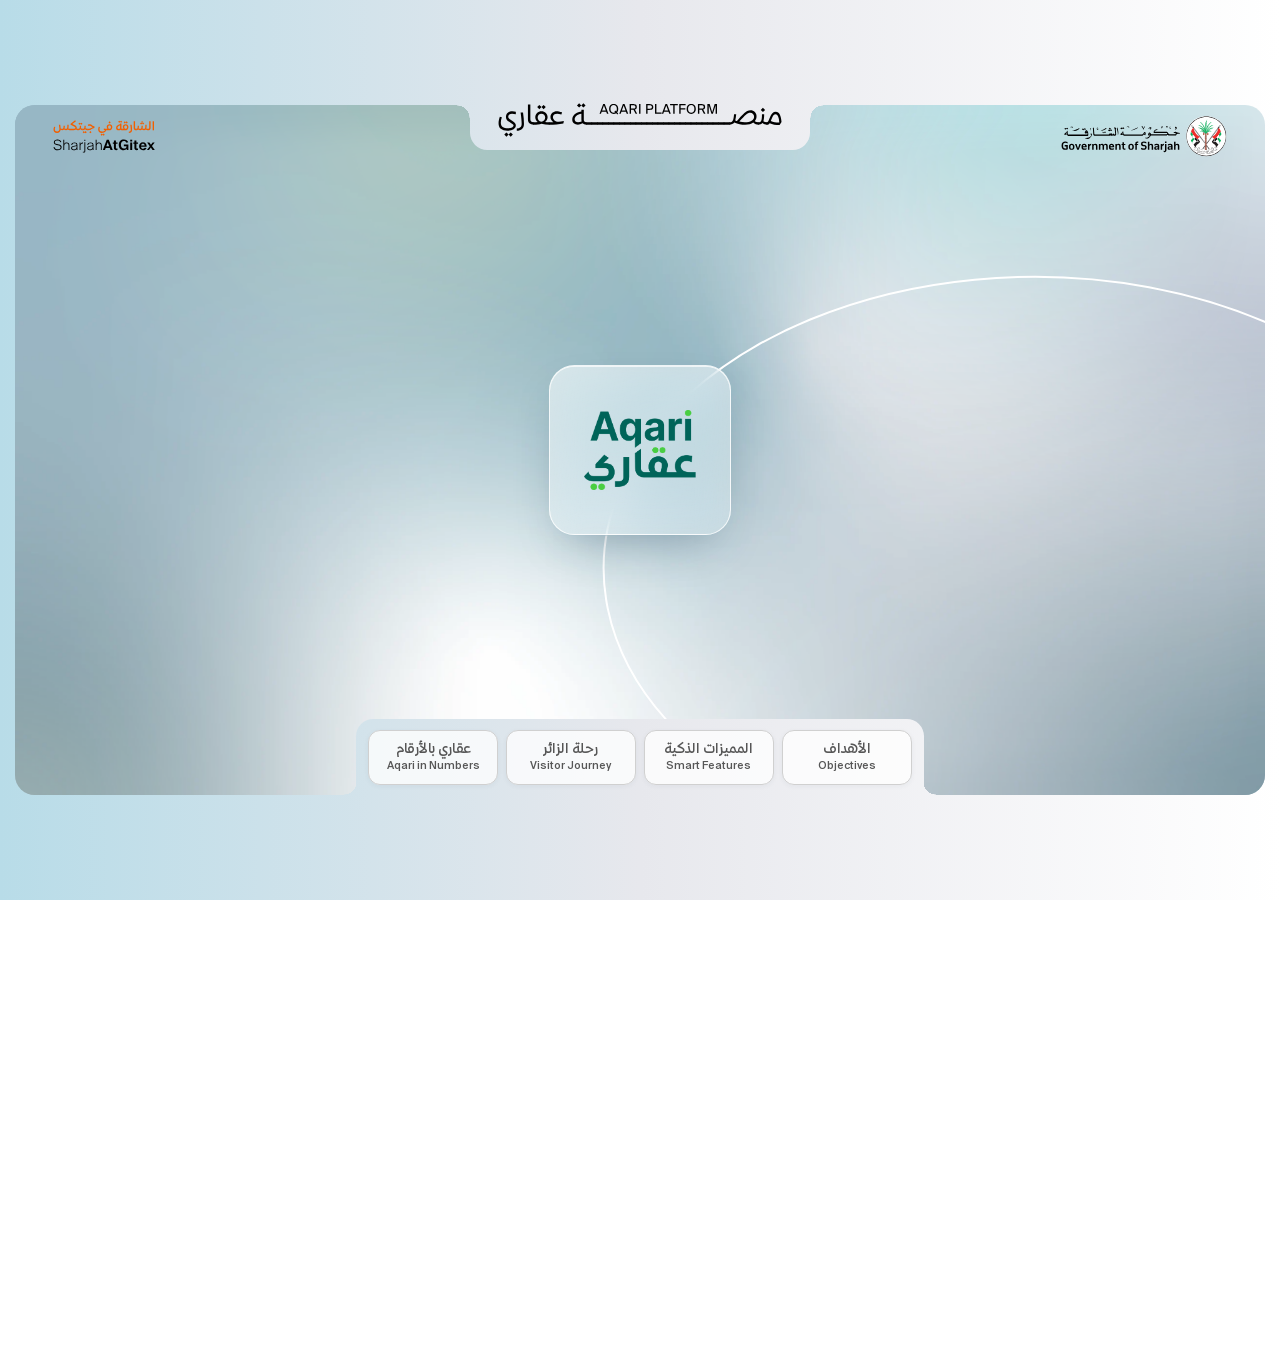
<file: index.html>
<!doctype html>
<html lang="en">
<head>
<meta charset="utf-8">
<meta name="viewport" content="width=device-width, initial-scale=1, viewport-fit=cover">
<title>Aqari Platform</title>
<meta name="theme-color" content="#dbedf3">
<meta name="description" content="Aqari Platform - an interactive map and AI-powered real estate assistant from the Government of Sharjah.">

<!-- the background image is needed straight away (the fonts are loaded by css/style.css; a font
     preload would need `crossorigin`, which browsers refuse when the page is opened from disk) -->
<link rel="preload" href="images/mainbg2-2560.webp" as="image" type="image/webp">
<!-- the page is a fixed 1920 x 1080 (Full HD): zoom it so it fits any screen
     (set before the first paint; see the top of css/style.css) -->
<script>
  (function () {
    var root = document.documentElement;
    function fit() { root.style.setProperty('--zoom', String(Math.min(innerWidth / 1920, innerHeight / 1080))); }
    fit();
    addEventListener('resize', fit);
  })();
</script>
<link rel="stylesheet" href="css/style.css">
<link rel="stylesheet" href="css/slides.css">

<!-- Plain scripts (no modules, no build step), so the page also works opened straight from disk,
     with no server. In order:
     slides.js: the pages and their steps (one scroll = one step), first so paging works straight away.
     lib/three.min.js, lib/scrollstage.js: three.js (window.THREE) and the scrollstage components
     (window.Scrollstage). whenactive.js: draws a scene only while its page shows. bg-image.js: the
     background image as a data URL for WebGL, ring-images.js: the page 2 photos, the same way. Then the scenes: dotwave.js (the dot waves),
     gallery.js (the image ring, page 2), main.js (the animated background). -->
<script defer src="js/slides.js"></script>
<script defer src="js/lib/three.min.js"></script>
<script defer src="js/lib/scrollstage.js"></script>
<script defer src="js/whenactive.js"></script>
<script defer src="js/bg-image.js"></script>
<script defer src="js/ring-images.js"></script>
<script defer src="js/dotwave.js"></script>
<script defer src="js/gallery.js"></script>
<script defer src="js/main.js"></script>
</head>
<body id="top">
  <!-- the frame (light blue to white), and the background image panel inside it -->
  <div class="page-frame" aria-hidden="true"></div>
  <div class="page-bg" aria-hidden="true">
    <!-- the animated background (moving image + two glowing orbs); fades in over the plain image once ready -->
    <canvas id="bgCosmic"></canvas>
  </div>

  <header class="site-header">
    <!-- left: "Sharjah at Gitex" (the lettering of Aqari_Revised, as outlines) -->
    <img class="brand brand-left" src="images/logo-sharjah-gitex.svg" width="154" height="50" alt="Sharjah at Gitex - الشارقة في جيتكس">

    <!-- centre: "AQARI PLATFORM / منصة عقاري" (the lettering of Aqari_Revised, as outlines), in the notch at the top -->
    <div class="notch">
      <img class="brand brand-center" src="images/logo-aqari-platform.svg" width="426" height="52" alt="Aqari Platform - منصة عقاري">
    </div>

    <!-- right: Government of Sharjah (images/logo.svg) -->
    <img class="brand brand-right" src="images/logo.svg" alt="Government of Sharjah" width="243" height="61">

    <!-- under "Sharjah at Gitex": the small Aqari logo, on every page but the first (where it's in the middle) -->
    <img class="brand-aqari" src="images/logofooter.png" width="1429" height="1023" alt="Aqari">
  </header>

  <!-- the pages: css/slides.css + js/slides.js. One scroll gesture, swipe or key = one step.
       Inside each page, every [data-anim] element animates in turn (top to bottom);
       pages with data-steps move through their steps before the next page. -->
  <main id="main" class="slides">

    <!-- 1. opening: the logo on a glass card, an orbit line sweeping past it.
         The orbit line (pages 1 and 3) is the ellipse seen in Aqari_Revised (traced from the PDF): centre
         1528.7, 694.8 in panel px, radii 646.5 x 437.5, a 3px white line; it draws in from the bottom (where it enters the page, lower left), up round the left and over the top. -->
    <section class="slide slide--intro" id="page-1" aria-label="Aqari Platform">
      <svg class="intro-orbit" viewBox="0 0 1874 1034" aria-hidden="true">
        <path class="intro-orbit-line" d="M1139.23 1044A646.5 437.5 0 0 1 1918.17 345.6A646.5 437.5 0 0 1 1139.23 1044" pathLength="1"/>
      </svg>
      <div class="intro-card" data-anim>
        <span class="intro-shine" aria-hidden="true"></span>
        <img class="intro-logo" src="images/logofooter.png" width="1429" height="1023" alt="Aqari">
      </div>
    </section>

    <!-- 2. the cloth ring: photo prints on cloth standing edge-on around a ring (three.js, js/gallery.js,
         the ClothRing component in vendor/scrollstage). Drag to turn, click a print to bring it forward. -->
    <section class="slide slide--gallery" id="page-2" aria-label="Aqari at a glance">
      <canvas class="gallery-canvas" aria-label="Aqari images: drag to turn" role="img"></canvas>
    </section>

    <!-- 3. the platform: text on the left; on the right a tall glass frame holding the app (the
         dashboard, in a hand), and an orbit line circling behind -->
    <section class="slide slide--platform" id="page-3" aria-labelledby="p3-title">
      <svg class="intro-orbit" viewBox="0 0 1874 1034" aria-hidden="true">
        <path class="intro-orbit-line" d="M1139.23 1044A646.5 437.5 0 0 1 1918.17 345.6A646.5 437.5 0 0 1 1139.23 1044" pathLength="1"/>
      </svg>
      <div class="platform-text">
        <h1 class="platform-title" id="p3-title">
          <span lang="ar" dir="rtl" data-anim>خارطـــــة عقاري والوسيط العقاري المســـــاعد</span>
          <span data-anim>Aqari Map and Real Estate Broker Agent</span>
        </h1>
        <p class="platform-lead" lang="ar" dir="rtl" data-anim>"عقاري".. خارطة تفاعلية ووسيط عقاري ذكي، يجمعان بيانات السوق والخدمات العقارية في تجربة رقمية واحدة، تمنحك رؤية أوضح وقرارات أكثر ثقة</p>
        <p class="platform-lead" data-anim>Aqari… an interactive map and <span class="nowrap">AI-powered</span> real estate assistant that brings together property market data and services in one digital experience, offering clearer insights and more confident decisions</p>
      </div>
      <div class="platform-visual" data-anim style="--i: 1">
        <!-- the white keyhole icon with rays, left of the frame (Aqari_Revised page 3) -->
        <img class="platform-key" src="images/keyhole.svg" width="96" height="96" alt="">
        <div class="platform-frame">
          <!-- the phone in a hand, with the app's page scrolling on its screen: the page sits
               behind the photo (its screen cut out), warped to the screen's perspective -->
          <div class="platform-phone" role="img"
               aria-label="The Aqari app on a phone held in a hand, scrolling through the personal dashboard: properties, contracts, services and the Digital Sharjah app">
            <div class="phone-stage">
              <div class="phone-screen">
                <div class="phone-view">
                  <div class="phone-page"><img class="phone-page-img" src="images/phone-app-screen.webp" width="984" height="7650" alt=""></div>
                  <div class="phone-bar"><img src="images/phone-app-screen.webp" width="984" height="7650" alt=""></div>
                </div>
              </div>
              <img class="phone-hand" src="images/phone-hand.webp" width="697" height="871" alt="">
            </div>
          </div>
          <!-- the glass pill with the orange app icon, top right of the frame -->
          <img class="platform-pill" src="images/app-pill.svg" width="110" height="63" alt="">
        </div>
      </div>
    </section>

    <!-- 4. objectives, four steps: the text and the big outlined number change with each step,
         and the deck of pictures on the right moves its next card to the front -->
    <section class="slide slide--split slide--objectives" id="page-4" data-section="objectives" data-steps="4" aria-labelledby="p4-title">
      <!-- the digits are the outlines of 29LT Kaff Regular taken from Aqari_Revised (pages 4-7), at
           525.22px; the matrix's last two numbers are each digit's origin, less the panel's 23px offset -->
      <svg class="big-num" viewBox="0 0 600 1034" aria-hidden="true">
        <g data-step-item="0"><path transform="matrix(525.22 0 0 -525.22 116.94 1058.4)" d="M.18499756 0V.56700137H.016998291V.6289978C.07299805 .6310018 .11516317 .63816836 .14349365 .65049746 .1718343 .66283676 .19533794 .6876729 .21400452 .7250061H.27600099V0H.18499756Z"/></g>
        <g data-step-item="1"><path transform="matrix(525.22 0 0 -525.22 106.77 1046.04)" d="M.53700259 .54800418C.53700259 .5073344 .52733358 .4668325 .5079956 .4264984 .48866783 .38616435 .46016947 .3461609 .4225006 .30648805 .38483177 .26682536 .3458303 .23032634 .30549623 .19699097 .26516215 .16366577 .21632894 .12633769 .15899658 .085006717H.55700686V0H.035003663V.08200073C.10366821 .13267009 .16116333 .1771698 .20748902 .21549988 .25382487 .25382997 .29549156 .29216004 .332489 .3304901 .36949668 .36883036 .39683024 .40483094 .41448976 .43849183 .43215943 .47216288 .44099427 .5046641 .44099427 .5359955 .44099427 .57400009 .42899577 .6045024 .40499879 .62750247 .3810018 .6505025 .3476664 .66200259 .30499269 .66200259 .26166789 .66200259 .22500102 .6488342 .19499207 .62249758 .16499329 .5961609 .14966329 .5549927 .14900208 .49899293L.054992677 .5070038C.05633545 .5763295 .07983907 .63216146 .12550354 .6744995 .17116802 .7168376 .23166912 .7380066 .30700685 .7380066 .3756714 .7380066 .4311676 .7213389 .47349549 .68800356 .51583358 .65466818 .53700259 .6080017 .53700259 .54800418Z"/></g>
        <g data-step-item="2"><path transform="matrix(525.22 0 0 -525.22 89.89 1046.04)" d="M.44999696 .20300293C.44999696 .29500328 .3803304 .34100343 .24099732 .34100343H.22599793V.42399598H.23800659C.3666687 .42399598 .43099977 .46399943 .43099977 .54400637 .43099977 .58133956 .41766358 .6103363 .3909912 .6309967 .364329 .6516673 .33066307 .66200259 .2899933 .66200259 .20200093 .66200259 .14933777 .6150004 .13200379 .5209961L.041000368 .54299929C.051671346 .60233566 .07866923 .6496684 .12199402 .68499758 .16532898 .7203369 .22200012 .7380066 .29200746 .7380066 .360672 .7380066 .41700236 .72300216 .46099855 .69299319 .5049947 .6629944 .5269928 .61666366 .5269928 .55400088 .5269928 .51666769 .51665756 .48316447 .49598695 .4534912 .47532655 .42382813 .44632975 .40133158 .40899659 .3860016 .5009969 .35733543 .5469971 .29666648 .5469971 .20399475 .5469971 .13466899 .52183029 .08117167 .47149659 .043502809 .42116294 .005833944 .35899864-.013000488 .28500367-.013000488 .20966594-.013000488 .15082805 .005996704 .10848999 .04399109 .06616211 .08199564 .03999837 .1309967 .02999878 .19099427L.1210022 .21200562C.13899739 .1126709 .19399517 .06300354 .28599549 .06300354 .33533225 .06300354 .375 .07533264 .40499879 .099990848 .43499757 .12465922 .44999696 .15899658 .44999696 .20300293Z"/></g>
        <g data-step-item="3"><path transform="matrix(525.22 0 0 -525.22 88.91 1046.04)" d="M.6069946 .17900086H.47399903V0H.38200379V.17900086H.022003174V.2649994L.3809967 .7250061H.47399903V.2649994H.6069946V.17900086M.1230011 .2649994H.38200379V.6000061L.1230011 .2649994Z"/></g>
      </svg>
      <div class="split-text">
        <h2 class="sec-title sec-title--objectives" id="p4-title" data-anim>
          <img class="sec-title-img" src="images/title-objectives.svg" width="570" height="119" alt="Objectives - الأهداف">
        </h2>
        <div class="step-copy" data-anim>
          <div class="step-text" data-step-item="0">
            <p lang="ar" dir="rtl">تعزيز شفافية السوق العقاري من خلال بيانات حكومية موثوقة</p>
            <p>To enhance real estate market transparency through trusted government data</p>
          </div>
          <div class="step-text" data-step-item="1">
            <p lang="ar" dir="rtl">تمكين المستثمرين والمتعاملين من اتخاذ قرارات عقارية مدروسة</p>
            <p>To empower investors and users to make informed property decisions</p>
          </div>
          <div class="step-text" data-step-item="2">
            <p lang="ar" dir="rtl">تبسيط الوصول إلى المعلومات والخدمات العقارية باستخدام الذكاء الاصطناعي</p>
            <p>To simplify access to property information and services using AI</p>
          </div>
          <div class="step-text" data-step-item="3">
            <p lang="ar" dir="rtl">رفع كفاءة الخدمات العقارية وتعزيز التحول الرقمي في إمارة الشارقة</p>
            <p>To improve real estate service efficiency and advance digital transformation in Sharjah</p>
          </div>
        </div>
      </div>
      <!-- four photos in a turning fan, one per step (as on page 5): the step's photo in the middle,
           the next to its right, the last to its left, one waiting behind -->
      <div class="photo-fan photo-fan--4" data-anim aria-hidden="true">
        <figure class="fan-photo" data-ring="0"><img src="images/objective-man.webp" width="1000" height="1005" alt=""></figure>
        <figure class="fan-photo" data-ring="1"><img src="images/objective-decisions.webp" width="1200" height="1410" alt=""></figure>
        <figure class="fan-photo" data-ring="2"><img src="images/objective-ai.webp" width="1200" height="1410" alt=""></figure>
        <figure class="fan-photo" data-ring="3"><img src="images/objective-efficiency.webp" width="1200" height="1410" alt=""></figure>
      </div>
    </section>

    <!-- 5. smart features, five steps: a fan of five photos that turns with each step (the number) -->
    <section class="slide slide--split slide--features" id="page-5" data-section="features" data-steps="5" aria-labelledby="p5-title">
      <!-- the digits: as on page 4 (Aqari_Revised pages 8-12) -->
      <svg class="big-num" viewBox="0 0 600 1034" aria-hidden="true">
        <g data-step-item="0"><path transform="matrix(525.22 0 0 -525.22 116.94 1046.04)" d="M.18499756 0V.56700137H.016998291V.6289978C.07299805 .6310018 .11516317 .63816836 .14349365 .65049746 .1718343 .66283676 .19533794 .6876729 .21400452 .7250061H.27600099V0H.18499756Z"/></g>
        <g data-step-item="1"><path transform="matrix(525.22 0 0 -525.22 106.77 1046.04)" d="M.53700259 .54800418C.53700259 .5073344 .52733358 .4668325 .5079956 .4264984 .48866783 .38616435 .46016947 .3461609 .4225006 .30648805 .38483177 .26682536 .3458303 .23032634 .30549623 .19699097 .26516215 .16366577 .21632894 .12633769 .15899658 .085006717H.55700686V0H.035003663V.08200073C.10366821 .13267009 .16116333 .1771698 .20748902 .21549988 .25382487 .25382997 .29549156 .29216004 .332489 .3304901 .36949668 .36883036 .39683024 .40483094 .41448976 .43849183 .43215943 .47216288 .44099427 .5046641 .44099427 .5359955 .44099427 .57400009 .42899577 .6045024 .40499879 .62750247 .3810018 .6505025 .3476664 .66200259 .30499269 .66200259 .26166789 .66200259 .22500102 .6488342 .19499207 .62249758 .16499329 .5961609 .14966329 .5549927 .14900208 .49899293L.054992677 .5070038C.05633545 .5763295 .07983907 .63216146 .12550354 .6744995 .17116802 .7168376 .23166912 .7380066 .30700685 .7380066 .3756714 .7380066 .4311676 .7213389 .47349549 .68800356 .51583358 .65466818 .53700259 .6080017 .53700259 .54800418Z"/></g>
        <g data-step-item="2"><path transform="matrix(525.22 0 0 -525.22 108.34 1046.04)" d="M.44999696 .20300293C.44999696 .29500328 .3803304 .34100343 .24099732 .34100343H.22599793V.42399598H.23800659C.3666687 .42399598 .43099977 .46399943 .43099977 .54400637 .43099977 .58133956 .41766358 .6103363 .3909912 .6309967 .364329 .6516673 .33066307 .66200259 .2899933 .66200259 .20200093 .66200259 .14933777 .6150004 .13200379 .5209961L.041000368 .54299929C.051671346 .60233566 .07866923 .6496684 .12199402 .68499758 .16532898 .7203369 .22200012 .7380066 .29200746 .7380066 .360672 .7380066 .41700236 .72300216 .46099855 .69299319 .5049947 .6629944 .5269928 .61666366 .5269928 .55400088 .5269928 .51666769 .51665756 .48316447 .49598695 .4534912 .47532655 .42382813 .44632975 .40133158 .40899659 .3860016 .5009969 .35733543 .5469971 .29666648 .5469971 .20399475 .5469971 .13466899 .52183029 .08117167 .47149659 .043502809 .42116294 .005833944 .35899864-.013000488 .28500367-.013000488 .20966594-.013000488 .15082805 .005996704 .10848999 .04399109 .06616211 .08199564 .03999837 .1309967 .02999878 .19099427L.1210022 .21200562C.13899739 .1126709 .19399517 .06300354 .28599549 .06300354 .33533225 .06300354 .375 .07533264 .40499879 .099990848 .43499757 .12465922 .44999696 .15899658 .44999696 .20300293Z"/></g>
        <g data-step-item="3"><path transform="matrix(525.22 0 0 -525.22 98.15 1046.04)" d="M.6069946 .17900086H.47399903V0H.38200379V.17900086H.022003174V.2649994L.3809967 .7250061H.47399903V.2649994H.6069946V.17900086M.1230011 .2649994H.38200379V.6000061L.1230011 .2649994Z"/></g>
        <g data-step-item="4"><path transform="matrix(525.22 0 0 -525.22 107.08 1046.04)" d="M.46899415 .23800659C.46899415 .29400636 .45282493 .33666993 .42048646 .3659973 .38815818 .39533488 .34999595 .41000367 .30599977 .41000367 .2713318 .41000367 .24166362 .4018351 .21699524 .38549806 .19232686 .36916099 .17532857 .35066224 .16600037 .33000184L.07499695 .3350067 .12199402 .7250061H.5379944V.6399994H.19599915L.17100525 .43400575C.20833843 .4706675 .2603353 .4889984 .32699586 .4889984 .3936666 .4889984 .45000205 .4664968 .4960022 .42149354 .5420024 .37650047 .56500247 .31566874 .56500247 .23899842 .56500247 .15966289 .53999838 .097829189 .48999024 .053497316 .43999229 .009165446 .3789978-.013000488 .30700685-.013000488 .2303365-.013000488 .17083232 .006830851 .12849427 .04649353 .08616638 .08616638 .060333253 .13700359 .050994874 .19900513L.14300537 .21000672C.15833538 .1120046 .21300252 .06300354 .30700685 .06300354 .3523356 .06300354 .39066569 .07866923 .42199708 .11000061 .45332847 .14133199 .46899415 .18400066 .46899415 .23800659Z"/></g>
      </svg>
      <div class="split-text">
        <h2 class="sec-title sec-title--features" id="p5-title" data-anim>
          <img class="sec-title-img" src="images/title-features.svg" width="571" height="95" alt="Smart Features - المميزات الذكية">
        </h2>
        <div class="step-copy" data-anim>
          <div class="step-text" data-step-item="0">
            <p lang="ar" dir="rtl">خارطة تفاعلية لمؤشرات الإيجارات والتداولات والتحليلات العقارية</p>
            <p>Interactive map featuring rental indicators, property transactions, and market analytics</p>
          </div>
          <div class="step-text" data-step-item="1">
            <p lang="ar" dir="rtl">خارطة تفاعلية لمؤشرات الإيجارات والتداولات والتحليلات العقارية</p>
            <p>Trusted government property data supporting a clearer understanding of market trends</p>
          </div>
          <div class="step-text" data-step-item="2">
            <p lang="ar" dir="rtl">وسيط عقاري بالذكاء الاصطناعي للإجابة الفورية وتقديم التوصيات</p>
            <p><span class="nowrap">AI-powered</span> real estate assistant providing instant answers and recommendations</p>
          </div>
          <div class="step-text" data-step-item="3">
            <p lang="ar" dir="rtl">إمكانية تقديم طلبات تجديد عقود الإيجار بمساعدة الوسيط الذكي</p>
            <p><span class="nowrap">AI-assisted</span> submission of lease renewal requests</p>
          </div>
          <div class="step-text" data-step-item="4">
            <p lang="ar" dir="rtl">تكامل المعلومات والخدمات ضمن منصة "عقاري" الموحدة</p>
            <p>Integrated property information and services within the unified Aqari Platform</p>
          </div>
        </div>
      </div>
      <div class="photo-fan" data-anim aria-hidden="true">
        <!-- five photos in a fan, one per step: the step's photo in the middle, the others two each
             side. data-ring (js/slides.js): each step turns the fan one place -->
        <figure class="fan-photo" data-ring="0"><img src="images/feature-map.webp" width="1050" height="1356" alt=""></figure>
        <figure class="fan-photo" data-ring="1"><img src="images/feature-data.webp" width="1050" height="1356" alt=""></figure>
        <figure class="fan-photo" data-ring="2"><img src="images/feature-assistant.webp" width="1050" height="1356" alt=""></figure>
        <figure class="fan-photo" data-ring="3"><img src="images/feature-lease.webp" width="1050" height="1356" alt=""></figure>
        <figure class="fan-photo" data-ring="4"><img src="images/feature-services.webp" width="1050" height="1356" alt=""></figure>
      </div>
    </section>

    <!-- 6. visitor journey, four steps along a timeline (right to left) over a dot wave (three.js,
         js/dotwave.js). A step's pin waits on the left until its turn, then moves to its place. -->
    <section class="slide slide--journey" id="page-6" data-section="journey" data-steps="4" aria-labelledby="p6-title">
      <canvas class="slide-wave slide-wave--band" aria-hidden="true"></canvas>
      <h2 class="sec-title sec-title--center" id="p6-title" data-anim>
        <img class="sec-title-img" src="images/title-journey.svg" width="756" height="141" alt="Visitor Journey - رحلة الزائر">
      </h2>
      <div class="journey" data-anim>
        <span class="pin" data-step-item="0" style="--at: 1503px; --wait: 1503px" aria-hidden="true"></span>
        <span class="pin" data-step-item="1" style="--at: 1230px; --wait: 787px" aria-hidden="true"></span>
        <span class="pin" data-step-item="2" style="--at: 955px; --wait: 514px" aria-hidden="true"></span>
        <span class="pin" data-step-item="3" style="--at: 681px; --wait: 241px" aria-hidden="true"></span>

        <article class="jstep" data-step-item="0" style="--at: 1503px">
          <p class="jstep-badge"><span>STEP 01</span> <span lang="ar" dir="rtl">الخطوة</span></p>
          <h3 class="jstep-title"><span lang="ar" dir="rtl">استكشاف السوق العقاري</span><span>Explore the Property Market</span></h3>
          <p class="jstep-ar" lang="ar" dir="rtl">خارطة تفاعلية تعرض مؤشرات الإيجارات والتداولات والتحليلات العقارية، بالاعتماد على بيانات حكومية موثوقة</p>
          <p class="jstep-en">An interactive map displaying rental indicators, property transactions, and market analytics based on trusted government data</p>
        </article>
        <article class="jstep" data-step-item="1" style="--at: 1230px">
          <p class="jstep-badge"><span>STEP 02</span> <span lang="ar" dir="rtl">الخطوة</span></p>
          <h3 class="jstep-title"><span lang="ar" dir="rtl">المساعدة الذكية</span><span><span class="nowrap">AI-Powered</span> Assistance</span></h3>
          <p class="jstep-ar" lang="ar" dir="rtl">وسيط عقاري يعمل بالذكاء الاصطناعي، يجيب عن استفساراتك فورياً ويقدم توصيات تساعدك على فهم السوق واتخاذ القرار</p>
          <p class="jstep-en">An <span class="nowrap">AI-powered</span> real estate assistant that instantly answers your questions and provides recommendations to help you understand the market and make informed decisions</p>
        </article>
        <article class="jstep" data-step-item="2" style="--at: 955px">
          <p class="jstep-badge"><span>STEP 03</span> <span lang="ar" dir="rtl">الخطوة</span></p>
          <h3 class="jstep-title"><span lang="ar" dir="rtl">تنفيذ الخدمات العقارية</span><span>Access Real Estate</span></h3>
          <p class="jstep-ar" lang="ar" dir="rtl">يساعدك الوسيط الذكي على تقديم طلب تجديد عقد الإيجار نيابة عن المؤجر أو المستأجر، بخطوات رقمية أكثر سهولة</p>
          <p class="jstep-en">The AI assistant helps submit lease renewal requests on behalf of landlords or tenants through a simpler digital process</p>
        </article>
        <article class="jstep" data-step-item="3" style="--at: 681px">
          <p class="jstep-badge"><span>STEP 04</span> <span lang="ar" dir="rtl">الخطوة</span></p>
          <h3 class="jstep-title"><span lang="ar" dir="rtl">النتيجة النهائية</span><span>Final Outcome</span></h3>
          <p class="jstep-ar" lang="ar" dir="rtl">شفافية أكبر، قرارات عقارية مدعومة بالبيانات، وخدمات رقمية توفر الوقت والجهد وتعزز الثقة</p>
          <p class="jstep-en">Greater transparency, <span class="nowrap">data-driven</span> real estate decisions, and digital services that save time, reduce effort, and build trust</p>
        </article>
      </div>
    </section>

    <!-- 7. Aqari in numbers, three steps: three glass cards over the globe. Each step brings the next
         card to the big place in the middle; the other two wait at the sides, smaller -->
    <section class="slide slide--numbers" id="page-7" data-section="numbers" data-steps="3" aria-labelledby="p7-title">
      <!-- the globe, as in Aqari_Revised page 17 (the disc behind it is part of .numbers-band): a thin arch in three pieces, and the
           glass sphere with the Aqari logo (images/globe.webp, rendered from the PDF, its white rim included).
           Box 560 x 560, centred on the PDF's sphere centre; arch radius 145.85, ends 15px above the centre.
           The arch's three pieces are the step indicator for the cards above: a pale segment
           (.orb-indicator, over the whole arch) slides onto the piece for the current step. -->
      <div class="numbers-band" data-anim style="--i: 4" aria-hidden="true"></div>
      <div class="orb" data-anim style="--i: 4" aria-hidden="true">
        <svg class="orb-back" viewBox="0 0 560 560">
          <path class="orb-arch" d="M134.93 264.95A145.85 145.85 0 0 1 193.25 162.75" pathLength="1"/>
          <path class="orb-arch orb-arch--top" d="M193.25 162.75A145.85 145.85 0 0 1 366.75 162.75" pathLength="1"/>
          <path class="orb-arch" d="M366.75 162.75A145.85 145.85 0 0 1 425.07 264.95" pathLength="1"/>
          <path class="orb-indicator" d="M134.93 264.95A145.85 145.85 0 0 1 425.07 264.95" pathLength="1"/>
        </svg>
        <img class="orb-globe" src="images/globe.webp" width="755" height="754" alt="">
        <!-- the green light low in the sphere, moving softly over the image's own green shade -->
        <span class="orb-glow"></span>
      </div>
      <h2 class="sec-title sec-title--center" id="p7-title" data-anim>
        <img class="sec-title-img" src="images/title-numbers.svg" width="755" height="122" alt="Aqari in Numbers - عقاري بالأرقام">
      </h2>
      <p class="numbers-sub" data-anim><span>Since the platform's launch through June 2026</span><span lang="ar" dir="rtl">منذ إطلاق المنصة وحتى يونيو 2026</span></p>
      <!-- data-ring: the card's place in the turn (js/slides.js sets data-slot: 0 left, 1 middle, 2 right) -->
      <div class="stat stat--a" data-ring="0" data-anim style="--i: 3">
        <span class="stat-ar" lang="ar" dir="rtl">خدمة رقمية مؤتمتة</span>
        <strong class="stat-num"><span data-count="24">24</span>+</strong>
        <span class="stat-en">Digital services automated</span>
      </div>
      <div class="stat stat--b" data-ring="1" data-anim style="--i: 2">
        <span class="stat-ar" lang="ar" dir="rtl">مستخدم للمنصة</span>
        <strong class="stat-num"><span data-count="100000">100,000</span>+</strong>
        <span class="stat-en">platform users</span>
      </div>
      <div class="stat stat--c" data-ring="2" data-anim style="--i: 3">
        <span class="stat-ar" lang="ar" dir="rtl">معاملات عقارية منجزة</span>
        <strong class="stat-num"><span data-count="350000">350,000</span>+</strong>
        <span class="stat-en">Real Estate Transactions Completed</span>
      </div>
    </section>

    <!-- 8. closing: the Aqari logo and the tagline over the dot wave (three.js, js/dotwave.js) -->
    <section class="slide" id="page-8" data-section="numbers" aria-label="Aqari">
      <!-- the dot wave along the bottom: an ocean surface of dots drawn with three.js (js/dotwave.js) -->
      <canvas class="slide-wave" aria-hidden="true"></canvas>
      <!-- in the middle of the page: the Aqari logo (images/logofooter.png) and the tagline under it -->
      <footer class="slide-footer" data-anim>
        <img class="slide-footer-logo" src="images/logofooter.png" width="1429" height="1023" alt="Aqari">
        <p class="slide-footer-tagline" lang="ar" dir="rtl">بيانات ترشد قرارك، <strong>وذكاء اصطناعي يسهّل خدماتك</strong></p>
        <p class="slide-footer-tagline slide-footer-tagline-en">Data to guide your decisions, <strong>AI to simplify your services</strong></p>
      </footer>
    </section>
  </main>

  <!-- the section tabs, in a notch rising from the bottom edge (the top notch, upside down).
       Right to left, in reading order for Arabic. The current section's tab is highlighted. -->
  <nav class="section-nav" aria-label="Sections">
    <a href="#page-7" data-section="numbers"><span lang="ar" dir="rtl">عقاري بالأرقام</span><span>Aqari in Numbers</span></a>
    <a href="#page-6" data-section="journey"><span lang="ar" dir="rtl">رحلة الزائر</span><span>Visitor Journey</span></a>
    <a href="#page-5" data-section="features"><span lang="ar" dir="rtl">المميزات الذكية</span><span>Smart Features</span></a>
    <a href="#page-4" data-section="objectives"><span lang="ar" dir="rtl">الأهداف</span><span>Objectives</span></a>
  </nav>
</body>
</html>
</file>
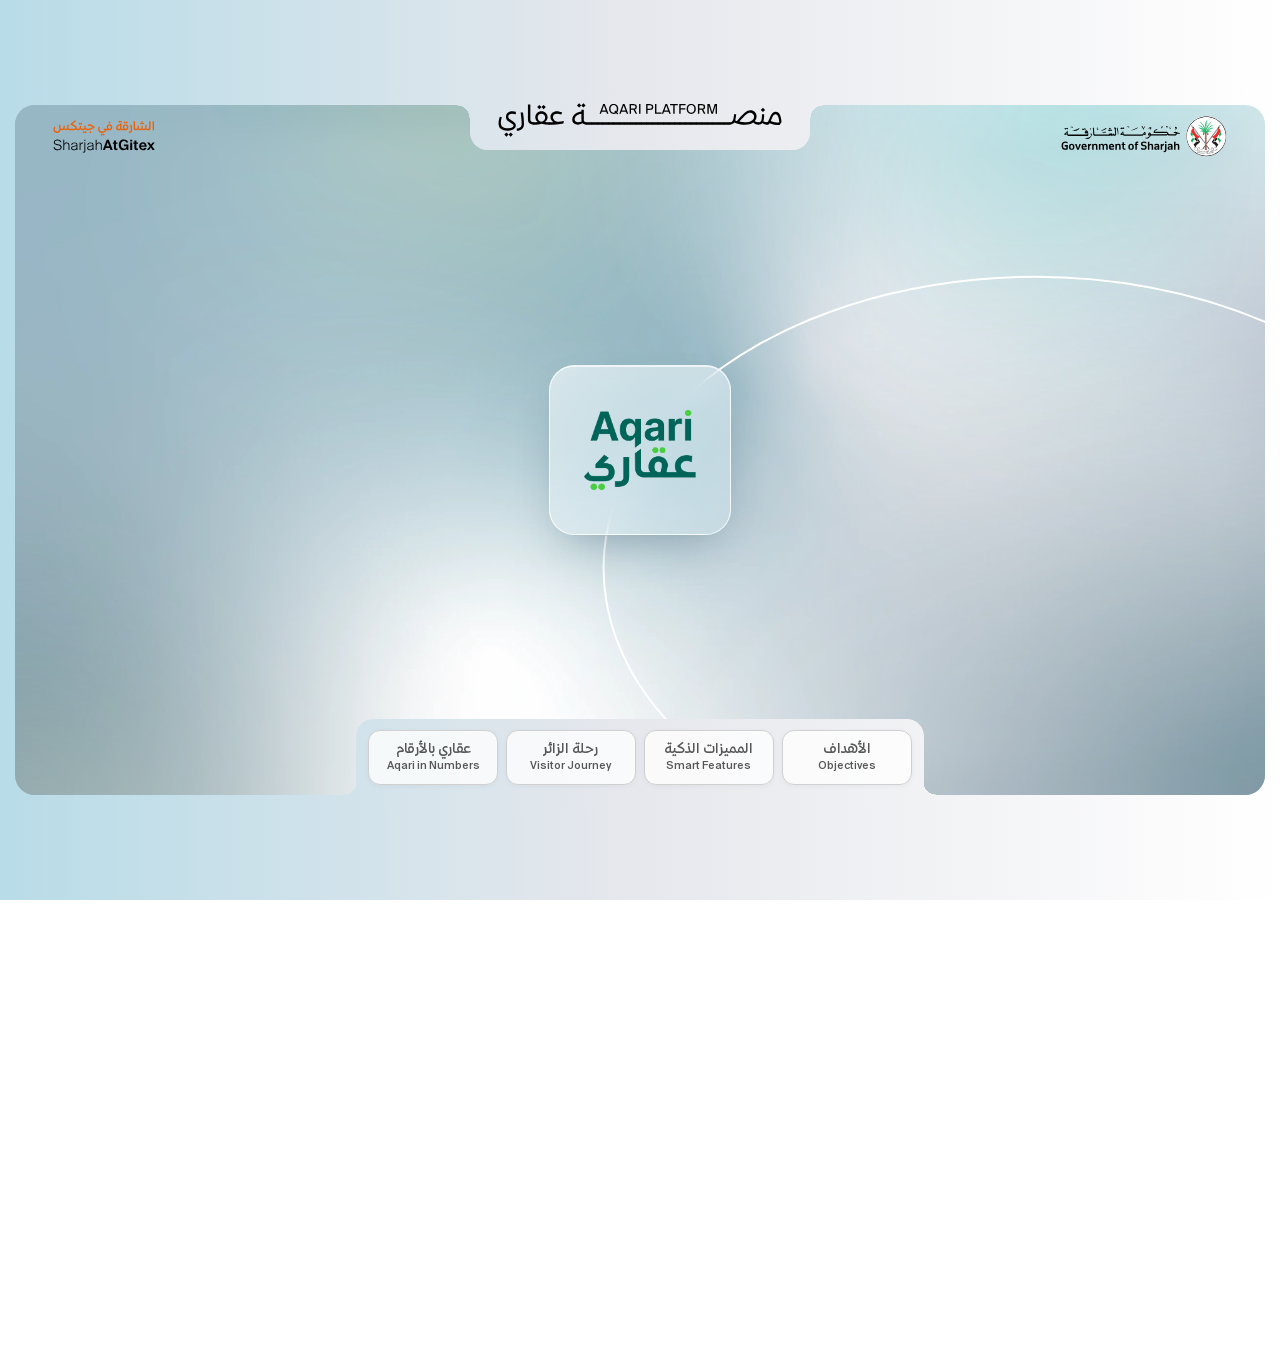
<file: aqari/index.html>
<!doctype html>
<html lang="en">
<head>
<meta charset="utf-8">
<meta name="viewport" content="width=device-width, initial-scale=1, viewport-fit=cover">
<title>Aqari Platform</title>
<meta name="theme-color" content="#dbedf3">
<meta name="description" content="Aqari Platform - an interactive map and AI-powered real estate assistant from the Government of Sharjah.">

<!-- the background image is needed straight away (the fonts are loaded by css/style.css; a font
     preload would need `crossorigin`, which browsers refuse when the page is opened from disk) -->
<link rel="preload" href="images/mainbg2-2560.webp" as="image" type="image/webp">
<!-- the page is a fixed 1920 x 1080 (Full HD): zoom it so it fits any screen
     (set before the first paint; see the top of css/style.css) -->
<script>
  (function () {
    var root = document.documentElement;
    function fit() { root.style.setProperty('--zoom', String(Math.min(innerWidth / 1920, innerHeight / 1080))); }
    fit();
    addEventListener('resize', fit);
  })();
</script>
<link rel="stylesheet" href="css/style.css">
<link rel="stylesheet" href="css/slides.css">

<!-- Plain scripts (no modules, no build step), so the page also works opened straight from disk,
     with no server. In order:
     slides.js: the pages and their steps (one scroll = one step), first so paging works straight away.
     lib/three.min.js, lib/scrollstage.js: three.js (window.THREE) and the scrollstage components
     (window.Scrollstage). whenactive.js: draws a scene only while its page shows. bg-image.js: the
     background image as a data URL for WebGL, ring-images.js: the page 2 photos, the same way. Then the scenes: dotwave.js (the dot waves),
     gallery.js (the image ring, page 2), main.js (the animated background). -->
<script defer src="js/slides.js"></script>
<script defer src="js/lib/three.min.js"></script>
<script defer src="js/lib/scrollstage.js"></script>
<script defer src="js/whenactive.js"></script>
<script defer src="js/bg-image.js"></script>
<script defer src="js/ring-images.js"></script>
<script defer src="js/dotwave.js"></script>
<script defer src="js/gallery.js"></script>
<script defer src="js/main.js"></script>
</head>
<body id="top">
  <!-- the frame (light blue to white), and the background image panel inside it -->
  <div class="page-frame" aria-hidden="true"></div>
  <div class="page-bg" aria-hidden="true">
    <!-- the animated background (moving image + two glowing orbs); fades in over the plain image once ready -->
    <canvas id="bgCosmic"></canvas>
  </div>

  <header class="site-header">
    <!-- left: "Sharjah at Gitex" (the lettering of Aqari_Revised, as outlines) -->
    <img class="brand brand-left" src="images/logo-sharjah-gitex.svg" width="154" height="50" alt="Sharjah at Gitex - الشارقة في جيتكس">

    <!-- centre: "AQARI PLATFORM / منصة عقاري" (the lettering of Aqari_Revised, as outlines), in the notch at the top -->
    <div class="notch">
      <img class="brand brand-center" src="images/logo-aqari-platform.svg" width="426" height="52" alt="Aqari Platform - منصة عقاري">
    </div>

    <!-- right: Government of Sharjah (images/logo.svg) -->
    <img class="brand brand-right" src="images/logo.svg" alt="Government of Sharjah" width="243" height="61">

    <!-- under "Sharjah at Gitex": the small Aqari logo, on every page but the first (where it's in the middle) -->
    <img class="brand-aqari" src="images/logofooter.png" width="1429" height="1023" alt="Aqari">
  </header>

  <!-- the pages: css/slides.css + js/slides.js. One scroll gesture, swipe or key = one step.
       Inside each page, every [data-anim] element animates in turn (top to bottom);
       pages with data-steps move through their steps before the next page. -->
  <main id="main" class="slides">

    <!-- 1. opening: the logo on a glass card, an orbit line sweeping past it.
         The orbit line (pages 1 and 3) is the ellipse seen in Aqari_Revised (traced from the PDF): centre
         1528.7, 694.8 in panel px, radii 646.5 x 437.5, a 3px white line; it draws in from the bottom (where it enters the page, lower left), up round the left and over the top. -->
    <section class="slide slide--intro" id="page-1" aria-label="Aqari Platform">
      <svg class="intro-orbit" viewBox="0 0 1874 1034" aria-hidden="true">
        <path class="intro-orbit-line" d="M1139.23 1044A646.5 437.5 0 0 1 1918.17 345.6A646.5 437.5 0 0 1 1139.23 1044" pathLength="1"/>
      </svg>
      <div class="intro-card" data-anim>
        <span class="intro-shine" aria-hidden="true"></span>
        <img class="intro-logo" src="images/logofooter.png" width="1429" height="1023" alt="Aqari">
      </div>
    </section>

    <!-- 2. the cloth ring: photo prints on cloth standing edge-on around a ring (three.js, js/gallery.js,
         the ClothRing component in vendor/scrollstage). Drag to turn, click a print to bring it forward. -->
    <section class="slide slide--gallery" id="page-2" aria-label="Aqari at a glance">
      <canvas class="gallery-canvas" aria-label="Aqari images: drag to turn" role="img"></canvas>
    </section>

    <!-- 3. the platform: text on the left; on the right a tall glass frame holding the app (the
         dashboard, in a hand), and an orbit line circling behind -->
    <section class="slide slide--platform" id="page-3" aria-labelledby="p3-title">
      <svg class="intro-orbit" viewBox="0 0 1874 1034" aria-hidden="true">
        <path class="intro-orbit-line" d="M1139.23 1044A646.5 437.5 0 0 1 1918.17 345.6A646.5 437.5 0 0 1 1139.23 1044" pathLength="1"/>
      </svg>
      <div class="platform-text">
        <h1 class="platform-title" id="p3-title">
          <span lang="ar" dir="rtl" data-anim>خارطـــــة عقاري والوسيط العقاري المســـــاعد</span>
          <span data-anim>Aqari Map and Real Estate Broker Agent</span>
        </h1>
        <p class="platform-lead" lang="ar" dir="rtl" data-anim>"عقاري".. خارطة تفاعلية ووسيط عقاري ذكي، يجمعان بيانات السوق والخدمات العقارية في تجربة رقمية واحدة، تمنحك رؤية أوضح وقرارات أكثر ثقة</p>
        <p class="platform-lead" data-anim>Aqari… an interactive map and AI-powered real estate assistant that brings together property market data and services in one digital experience, offering clearer insights and more confident decisions</p>
      </div>
      <div class="platform-visual" data-anim style="--i: 1">
        <!-- the white keyhole icon with rays, left of the frame (Aqari_Revised page 3) -->
        <img class="platform-key" src="images/keyhole.svg" width="96" height="96" alt="">
        <div class="platform-frame">
          <!-- the phone in a hand, with the app's page scrolling on its screen: the page sits
               behind the photo (its screen cut out), warped to the screen's perspective -->
          <div class="platform-phone" role="img"
               aria-label="The Aqari app on a phone held in a hand, scrolling through the personal dashboard: properties, contracts, services and the Digital Sharjah app">
            <div class="phone-stage">
              <div class="phone-screen">
                <div class="phone-view">
                  <div class="phone-page"><img class="phone-page-img" src="images/phone-app-screen.webp" width="984" height="7650" alt=""></div>
                  <div class="phone-bar"><img src="images/phone-app-screen.webp" width="984" height="7650" alt=""></div>
                </div>
              </div>
              <img class="phone-hand" src="images/phone-hand.webp" width="697" height="871" alt="">
            </div>
          </div>
          <!-- the glass pill with the orange app icon, top right of the frame -->
          <img class="platform-pill" src="images/app-pill.svg" width="110" height="63" alt="">
        </div>
      </div>
    </section>

    <!-- 4. objectives, four steps: the text and the big outlined number change with each step,
         and the deck of pictures on the right moves its next card to the front -->
    <section class="slide slide--split slide--objectives" id="page-4" data-section="objectives" data-steps="4" aria-labelledby="p4-title">
      <!-- the digits are the outlines of 29LT Kaff Regular taken from Aqari_Revised (pages 4-7), at
           525.22px; the matrix's last two numbers are each digit's origin, less the panel's 23px offset -->
      <svg class="big-num" viewBox="0 0 600 1034" aria-hidden="true">
        <g data-step-item="0"><path transform="matrix(525.22 0 0 -525.22 116.94 1058.4)" d="M.18499756 0V.56700137H.016998291V.6289978C.07299805 .6310018 .11516317 .63816836 .14349365 .65049746 .1718343 .66283676 .19533794 .6876729 .21400452 .7250061H.27600099V0H.18499756Z"/></g>
        <g data-step-item="1"><path transform="matrix(525.22 0 0 -525.22 106.77 1046.04)" d="M.53700259 .54800418C.53700259 .5073344 .52733358 .4668325 .5079956 .4264984 .48866783 .38616435 .46016947 .3461609 .4225006 .30648805 .38483177 .26682536 .3458303 .23032634 .30549623 .19699097 .26516215 .16366577 .21632894 .12633769 .15899658 .085006717H.55700686V0H.035003663V.08200073C.10366821 .13267009 .16116333 .1771698 .20748902 .21549988 .25382487 .25382997 .29549156 .29216004 .332489 .3304901 .36949668 .36883036 .39683024 .40483094 .41448976 .43849183 .43215943 .47216288 .44099427 .5046641 .44099427 .5359955 .44099427 .57400009 .42899577 .6045024 .40499879 .62750247 .3810018 .6505025 .3476664 .66200259 .30499269 .66200259 .26166789 .66200259 .22500102 .6488342 .19499207 .62249758 .16499329 .5961609 .14966329 .5549927 .14900208 .49899293L.054992677 .5070038C.05633545 .5763295 .07983907 .63216146 .12550354 .6744995 .17116802 .7168376 .23166912 .7380066 .30700685 .7380066 .3756714 .7380066 .4311676 .7213389 .47349549 .68800356 .51583358 .65466818 .53700259 .6080017 .53700259 .54800418Z"/></g>
        <g data-step-item="2"><path transform="matrix(525.22 0 0 -525.22 89.89 1046.04)" d="M.44999696 .20300293C.44999696 .29500328 .3803304 .34100343 .24099732 .34100343H.22599793V.42399598H.23800659C.3666687 .42399598 .43099977 .46399943 .43099977 .54400637 .43099977 .58133956 .41766358 .6103363 .3909912 .6309967 .364329 .6516673 .33066307 .66200259 .2899933 .66200259 .20200093 .66200259 .14933777 .6150004 .13200379 .5209961L.041000368 .54299929C.051671346 .60233566 .07866923 .6496684 .12199402 .68499758 .16532898 .7203369 .22200012 .7380066 .29200746 .7380066 .360672 .7380066 .41700236 .72300216 .46099855 .69299319 .5049947 .6629944 .5269928 .61666366 .5269928 .55400088 .5269928 .51666769 .51665756 .48316447 .49598695 .4534912 .47532655 .42382813 .44632975 .40133158 .40899659 .3860016 .5009969 .35733543 .5469971 .29666648 .5469971 .20399475 .5469971 .13466899 .52183029 .08117167 .47149659 .043502809 .42116294 .005833944 .35899864-.013000488 .28500367-.013000488 .20966594-.013000488 .15082805 .005996704 .10848999 .04399109 .06616211 .08199564 .03999837 .1309967 .02999878 .19099427L.1210022 .21200562C.13899739 .1126709 .19399517 .06300354 .28599549 .06300354 .33533225 .06300354 .375 .07533264 .40499879 .099990848 .43499757 .12465922 .44999696 .15899658 .44999696 .20300293Z"/></g>
        <g data-step-item="3"><path transform="matrix(525.22 0 0 -525.22 88.91 1046.04)" d="M.6069946 .17900086H.47399903V0H.38200379V.17900086H.022003174V.2649994L.3809967 .7250061H.47399903V.2649994H.6069946V.17900086M.1230011 .2649994H.38200379V.6000061L.1230011 .2649994Z"/></g>
      </svg>
      <div class="split-text">
        <h2 class="sec-title sec-title--objectives" id="p4-title" data-anim>
          <img class="sec-title-img" src="images/title-objectives.svg" width="570" height="119" alt="Objectives - الأهداف">
        </h2>
        <div class="step-copy" data-anim>
          <div class="step-text" data-step-item="0">
            <p lang="ar" dir="rtl">تعزيز شفافية السوق العقاري من خلال بيانات حكومية موثوقة</p>
            <p>To enhance real estate market transparency through trusted government data</p>
          </div>
          <div class="step-text" data-step-item="1">
            <p lang="ar" dir="rtl">تمكين المستثمرين والمتعاملين من اتخاذ قرارات عقارية مدروسة</p>
            <p>To empower investors and users to make informed property decisions</p>
          </div>
          <div class="step-text" data-step-item="2">
            <p lang="ar" dir="rtl">تبسيط الوصول إلى المعلومات والخدمات العقارية باستخدام الذكاء الاصطناعي</p>
            <p>To simplify access to property information and services using AI</p>
          </div>
          <div class="step-text" data-step-item="3">
            <p lang="ar" dir="rtl">رفع كفاءة الخدمات العقارية وتعزيز التحول الرقمي في إمارة الشارقة</p>
            <p>To improve real estate service efficiency and advance digital transformation in Sharjah</p>
          </div>
        </div>
      </div>
      <!-- four photos in a turning fan, one per step (as on page 5): the step's photo in the middle,
           the next to its right, the last to its left, one waiting behind -->
      <div class="photo-fan photo-fan--4" data-anim aria-hidden="true">
        <figure class="fan-photo" data-ring="0"><img src="images/objective-man.webp" width="1000" height="1005" alt=""></figure>
        <figure class="fan-photo" data-ring="1"><img src="images/objective-decisions.webp" width="1200" height="1410" alt=""></figure>
        <figure class="fan-photo" data-ring="2"><img src="images/objective-ai.webp" width="1200" height="1410" alt=""></figure>
        <figure class="fan-photo" data-ring="3"><img src="images/objective-efficiency.webp" width="1200" height="1410" alt=""></figure>
      </div>
    </section>

    <!-- 5. smart features, five steps: a fan of five photos that turns with each step (the number) -->
    <section class="slide slide--split slide--features" id="page-5" data-section="features" data-steps="5" aria-labelledby="p5-title">
      <!-- the digits: as on page 4 (Aqari_Revised pages 8-12) -->
      <svg class="big-num" viewBox="0 0 600 1034" aria-hidden="true">
        <g data-step-item="0"><path transform="matrix(525.22 0 0 -525.22 116.94 1046.04)" d="M.18499756 0V.56700137H.016998291V.6289978C.07299805 .6310018 .11516317 .63816836 .14349365 .65049746 .1718343 .66283676 .19533794 .6876729 .21400452 .7250061H.27600099V0H.18499756Z"/></g>
        <g data-step-item="1"><path transform="matrix(525.22 0 0 -525.22 106.77 1046.04)" d="M.53700259 .54800418C.53700259 .5073344 .52733358 .4668325 .5079956 .4264984 .48866783 .38616435 .46016947 .3461609 .4225006 .30648805 .38483177 .26682536 .3458303 .23032634 .30549623 .19699097 .26516215 .16366577 .21632894 .12633769 .15899658 .085006717H.55700686V0H.035003663V.08200073C.10366821 .13267009 .16116333 .1771698 .20748902 .21549988 .25382487 .25382997 .29549156 .29216004 .332489 .3304901 .36949668 .36883036 .39683024 .40483094 .41448976 .43849183 .43215943 .47216288 .44099427 .5046641 .44099427 .5359955 .44099427 .57400009 .42899577 .6045024 .40499879 .62750247 .3810018 .6505025 .3476664 .66200259 .30499269 .66200259 .26166789 .66200259 .22500102 .6488342 .19499207 .62249758 .16499329 .5961609 .14966329 .5549927 .14900208 .49899293L.054992677 .5070038C.05633545 .5763295 .07983907 .63216146 .12550354 .6744995 .17116802 .7168376 .23166912 .7380066 .30700685 .7380066 .3756714 .7380066 .4311676 .7213389 .47349549 .68800356 .51583358 .65466818 .53700259 .6080017 .53700259 .54800418Z"/></g>
        <g data-step-item="2"><path transform="matrix(525.22 0 0 -525.22 108.34 1046.04)" d="M.44999696 .20300293C.44999696 .29500328 .3803304 .34100343 .24099732 .34100343H.22599793V.42399598H.23800659C.3666687 .42399598 .43099977 .46399943 .43099977 .54400637 .43099977 .58133956 .41766358 .6103363 .3909912 .6309967 .364329 .6516673 .33066307 .66200259 .2899933 .66200259 .20200093 .66200259 .14933777 .6150004 .13200379 .5209961L.041000368 .54299929C.051671346 .60233566 .07866923 .6496684 .12199402 .68499758 .16532898 .7203369 .22200012 .7380066 .29200746 .7380066 .360672 .7380066 .41700236 .72300216 .46099855 .69299319 .5049947 .6629944 .5269928 .61666366 .5269928 .55400088 .5269928 .51666769 .51665756 .48316447 .49598695 .4534912 .47532655 .42382813 .44632975 .40133158 .40899659 .3860016 .5009969 .35733543 .5469971 .29666648 .5469971 .20399475 .5469971 .13466899 .52183029 .08117167 .47149659 .043502809 .42116294 .005833944 .35899864-.013000488 .28500367-.013000488 .20966594-.013000488 .15082805 .005996704 .10848999 .04399109 .06616211 .08199564 .03999837 .1309967 .02999878 .19099427L.1210022 .21200562C.13899739 .1126709 .19399517 .06300354 .28599549 .06300354 .33533225 .06300354 .375 .07533264 .40499879 .099990848 .43499757 .12465922 .44999696 .15899658 .44999696 .20300293Z"/></g>
        <g data-step-item="3"><path transform="matrix(525.22 0 0 -525.22 98.15 1046.04)" d="M.6069946 .17900086H.47399903V0H.38200379V.17900086H.022003174V.2649994L.3809967 .7250061H.47399903V.2649994H.6069946V.17900086M.1230011 .2649994H.38200379V.6000061L.1230011 .2649994Z"/></g>
        <g data-step-item="4"><path transform="matrix(525.22 0 0 -525.22 107.08 1046.04)" d="M.46899415 .23800659C.46899415 .29400636 .45282493 .33666993 .42048646 .3659973 .38815818 .39533488 .34999595 .41000367 .30599977 .41000367 .2713318 .41000367 .24166362 .4018351 .21699524 .38549806 .19232686 .36916099 .17532857 .35066224 .16600037 .33000184L.07499695 .3350067 .12199402 .7250061H.5379944V.6399994H.19599915L.17100525 .43400575C.20833843 .4706675 .2603353 .4889984 .32699586 .4889984 .3936666 .4889984 .45000205 .4664968 .4960022 .42149354 .5420024 .37650047 .56500247 .31566874 .56500247 .23899842 .56500247 .15966289 .53999838 .097829189 .48999024 .053497316 .43999229 .009165446 .3789978-.013000488 .30700685-.013000488 .2303365-.013000488 .17083232 .006830851 .12849427 .04649353 .08616638 .08616638 .060333253 .13700359 .050994874 .19900513L.14300537 .21000672C.15833538 .1120046 .21300252 .06300354 .30700685 .06300354 .3523356 .06300354 .39066569 .07866923 .42199708 .11000061 .45332847 .14133199 .46899415 .18400066 .46899415 .23800659Z"/></g>
      </svg>
      <div class="split-text">
        <h2 class="sec-title sec-title--features" id="p5-title" data-anim>
          <img class="sec-title-img" src="images/title-features.svg" width="571" height="95" alt="Smart Features - المميزات الذكية">
        </h2>
        <div class="step-copy" data-anim>
          <div class="step-text" data-step-item="0">
            <p lang="ar" dir="rtl">خارطة تفاعلية لمؤشرات الإيجارات والتداولات والتحليلات العقارية</p>
            <p>Interactive map featuring rental indicators, property transactions, and market analytics</p>
          </div>
          <div class="step-text" data-step-item="1">
            <p lang="ar" dir="rtl">خارطة تفاعلية لمؤشرات الإيجارات والتداولات والتحليلات العقارية</p>
            <p>Trusted government property data supporting a clearer understanding of market trends</p>
          </div>
          <div class="step-text" data-step-item="2">
            <p lang="ar" dir="rtl">وسيط عقاري بالذكاء الاصطناعي للإجابة الفورية وتقديم التوصيات</p>
            <p>AI-powered real estate assistant providing instant answers and recommendations</p>
          </div>
          <div class="step-text" data-step-item="3">
            <p lang="ar" dir="rtl">إمكانية تقديم طلبات تجديد عقود الإيجار بمساعدة الوسيط الذكي</p>
            <p>AI-assisted submission of lease renewal requests</p>
          </div>
          <div class="step-text" data-step-item="4">
            <p lang="ar" dir="rtl">تكامل المعلومات والخدمات ضمن منصة "عقاري" الموحدة</p>
            <p>Integrated property information and services within the unified Aqari Platform</p>
          </div>
        </div>
      </div>
      <div class="photo-fan" data-anim aria-hidden="true">
        <!-- five photos in a fan, one per step: the step's photo in the middle, the others two each
             side. data-ring (js/slides.js): each step turns the fan one place -->
        <figure class="fan-photo" data-ring="0"><img src="images/feature-map.webp" width="1050" height="1356" alt=""></figure>
        <figure class="fan-photo" data-ring="1"><img src="images/feature-data.webp" width="1050" height="1356" alt=""></figure>
        <figure class="fan-photo" data-ring="2"><img src="images/feature-assistant.webp" width="1050" height="1356" alt=""></figure>
        <figure class="fan-photo" data-ring="3"><img src="images/feature-lease.webp" width="1050" height="1356" alt=""></figure>
        <figure class="fan-photo" data-ring="4"><img src="images/feature-services.webp" width="1050" height="1356" alt=""></figure>
      </div>
    </section>

    <!-- 6. visitor journey, four steps along a timeline (right to left) over a dot wave (three.js,
         js/dotwave.js). A step's pin waits on the left until its turn, then moves to its place. -->
    <section class="slide slide--journey" id="page-6" data-section="journey" data-steps="4" aria-labelledby="p6-title">
      <canvas class="slide-wave slide-wave--band" aria-hidden="true"></canvas>
      <h2 class="sec-title sec-title--center" id="p6-title" data-anim>
        <img class="sec-title-img" src="images/title-journey.svg" width="756" height="141" alt="Visitor Journey - رحلة الزائر">
      </h2>
      <div class="journey" data-anim>
        <span class="pin" data-step-item="0" style="--at: 1503px; --wait: 1503px" aria-hidden="true"></span>
        <span class="pin" data-step-item="1" style="--at: 1230px; --wait: 787px" aria-hidden="true"></span>
        <span class="pin" data-step-item="2" style="--at: 955px; --wait: 514px" aria-hidden="true"></span>
        <span class="pin" data-step-item="3" style="--at: 681px; --wait: 241px" aria-hidden="true"></span>

        <article class="jstep" data-step-item="0" style="--at: 1503px">
          <p class="jstep-badge"><span>STEP 01</span> <span lang="ar" dir="rtl">الخطوة</span></p>
          <h3 class="jstep-title"><span lang="ar" dir="rtl">استكشاف السوق العقاري</span><span>Explore the Property Market</span></h3>
          <p class="jstep-ar" lang="ar" dir="rtl">خارطة تفاعلية تعرض مؤشرات الإيجارات والتداولات والتحليلات العقارية، بالاعتماد على بيانات حكومية موثوقة</p>
          <p class="jstep-en">An interactive map displaying rental indicators, property transactions, and market analytics based on trusted government data</p>
        </article>
        <article class="jstep" data-step-item="1" style="--at: 1230px">
          <p class="jstep-badge"><span>STEP 02</span> <span lang="ar" dir="rtl">الخطوة</span></p>
          <h3 class="jstep-title"><span lang="ar" dir="rtl">المساعدة الذكية</span><span>AI-Powered Assistance</span></h3>
          <p class="jstep-ar" lang="ar" dir="rtl">وسيط عقاري يعمل بالذكاء الاصطناعي، يجيب عن استفساراتك فورياً ويقدم توصيات تساعدك على فهم السوق واتخاذ القرار</p>
          <p class="jstep-en">An AI-powered real estate assistant that instantly answers your questions and provides recommendations to help you understand the market and make informed decisions</p>
        </article>
        <article class="jstep" data-step-item="2" style="--at: 955px">
          <p class="jstep-badge"><span>STEP 03</span> <span lang="ar" dir="rtl">الخطوة</span></p>
          <h3 class="jstep-title"><span lang="ar" dir="rtl">تنفيذ الخدمات العقارية</span><span>Access Real Estate</span></h3>
          <p class="jstep-ar" lang="ar" dir="rtl">يساعدك الوسيط الذكي على تقديم طلب تجديد عقد الإيجار نيابة عن المؤجر أو المستأجر، بخطوات رقمية أكثر سهولة</p>
          <p class="jstep-en">The AI assistant helps submit lease renewal requests on behalf of landlords or tenants through a simpler digital process</p>
        </article>
        <article class="jstep" data-step-item="3" style="--at: 681px">
          <p class="jstep-badge"><span>STEP 04</span> <span lang="ar" dir="rtl">الخطوة</span></p>
          <h3 class="jstep-title"><span lang="ar" dir="rtl">النتيجة النهائية</span><span>Final Outcome</span></h3>
          <p class="jstep-ar" lang="ar" dir="rtl">شفافية أكبر، قرارات عقارية مدعومة بالبيانات، وخدمات رقمية توفر الوقت والجهد وتعزز الثقة</p>
          <p class="jstep-en">Greater transparency, data-driven real estate decisions, and digital services that save time, reduce effort, and build trust</p>
        </article>
      </div>
    </section>

    <!-- 7. Aqari in numbers, three steps: three glass cards over the globe. Each step brings the next
         card to the big place in the middle; the other two wait at the sides, smaller -->
    <section class="slide slide--numbers" id="page-7" data-section="numbers" data-steps="3" aria-labelledby="p7-title">
      <!-- the globe, as in Aqari_Revised page 17 (the disc behind it is part of .numbers-band): a thin arch in three pieces, and the
           glass sphere with the Aqari logo (images/globe.webp, rendered from the PDF, its white rim included).
           Box 560 x 560, centred on the PDF's sphere centre; arch radius 145.85, ends 15px above the centre.
           The arch's three pieces are the step indicator for the cards above: a pale segment
           (.orb-indicator, over the whole arch) slides onto the piece for the current step. -->
      <div class="numbers-band" data-anim style="--i: 4" aria-hidden="true"></div>
      <div class="orb" data-anim style="--i: 4" aria-hidden="true">
        <svg class="orb-back" viewBox="0 0 560 560">
          <path class="orb-arch" d="M134.93 264.95A145.85 145.85 0 0 1 193.25 162.75" pathLength="1"/>
          <path class="orb-arch orb-arch--top" d="M193.25 162.75A145.85 145.85 0 0 1 366.75 162.75" pathLength="1"/>
          <path class="orb-arch" d="M366.75 162.75A145.85 145.85 0 0 1 425.07 264.95" pathLength="1"/>
          <path class="orb-indicator" d="M134.93 264.95A145.85 145.85 0 0 1 425.07 264.95" pathLength="1"/>
        </svg>
        <img class="orb-globe" src="images/globe.webp" width="755" height="754" alt="">
        <!-- the green light low in the sphere, moving softly over the image's own green shade -->
        <span class="orb-glow"></span>
      </div>
      <h2 class="sec-title sec-title--center" id="p7-title" data-anim>
        <img class="sec-title-img" src="images/title-numbers.svg" width="755" height="122" alt="Aqari in Numbers - عقاري بالأرقام">
      </h2>
      <p class="numbers-sub" data-anim><span>Since the platform's launch through June 2026</span><span lang="ar" dir="rtl">منذ إطلاق المنصة وحتى يونيو 2026</span></p>
      <!-- data-ring: the card's place in the turn (js/slides.js sets data-slot: 0 left, 1 middle, 2 right) -->
      <div class="stat stat--a" data-ring="0" data-anim style="--i: 3">
        <span class="stat-ar" lang="ar" dir="rtl">خدمة رقمية مؤتمتة</span>
        <strong class="stat-num"><span data-count="24">24</span>+</strong>
        <span class="stat-en">Digital services automated</span>
      </div>
      <div class="stat stat--b" data-ring="1" data-anim style="--i: 2">
        <span class="stat-ar" lang="ar" dir="rtl">مستخدم للمنصة</span>
        <strong class="stat-num"><span data-count="100000">100,000</span>+</strong>
        <span class="stat-en">platform users</span>
      </div>
      <div class="stat stat--c" data-ring="2" data-anim style="--i: 3">
        <span class="stat-ar" lang="ar" dir="rtl">معاملات عقارية منجزة</span>
        <strong class="stat-num"><span data-count="350000">350,000</span>+</strong>
        <span class="stat-en">Real Estate Transactions Completed</span>
      </div>
    </section>

    <!-- 8. closing: the Aqari logo and the tagline over the dot wave (three.js, js/dotwave.js) -->
    <section class="slide" id="page-8" data-section="numbers" aria-label="Aqari">
      <!-- the dot wave along the bottom: an ocean surface of dots drawn with three.js (js/dotwave.js) -->
      <canvas class="slide-wave" aria-hidden="true"></canvas>
      <!-- in the middle of the page: the Aqari logo (images/logofooter.png) and the tagline under it -->
      <footer class="slide-footer" data-anim>
        <img class="slide-footer-logo" src="images/logofooter.png" width="1429" height="1023" alt="Aqari">
        <p class="slide-footer-tagline" lang="ar" dir="rtl">بيانات ترشد قرارك، <strong>وذكاء اصطناعي يسهّل خدماتك</strong></p>
        <p class="slide-footer-tagline slide-footer-tagline-en">Data to guide your decisions, <strong>AI to simplify your services</strong></p>
      </footer>
    </section>
  </main>

  <!-- the section tabs, in a notch rising from the bottom edge (the top notch, upside down).
       Right to left, in reading order for Arabic. The current section's tab is highlighted. -->
  <nav class="section-nav" aria-label="Sections">
    <a href="#page-7" data-section="numbers"><span lang="ar" dir="rtl">عقاري بالأرقام</span><span>Aqari in Numbers</span></a>
    <a href="#page-6" data-section="journey"><span lang="ar" dir="rtl">رحلة الزائر</span><span>Visitor Journey</span></a>
    <a href="#page-5" data-section="features"><span lang="ar" dir="rtl">المميزات الذكية</span><span>Smart Features</span></a>
    <a href="#page-4" data-section="objectives"><span lang="ar" dir="rtl">الأهداف</span><span>Objectives</span></a>
  </nav>
</body>
</html>
</file>
<file: css/style.css>
/* =====================================================================
   Aqari Platform
   A rounded background panel inside a light blue-to-white frame, with an iPhone-like notch
   at the top centre holding the "Aqari Platform" logo; "Sharjah at Gitex" sits
   on the left and Government of Sharjah on the right.
   ===================================================================== */

/* ---------- fonts (only the files in /fonts) ---------- */
@font-face { font-family: "29LT Kaff"; src: url("../fonts/29LT Kaff Light.ttf") format("truetype"); font-weight: 300; font-display: block; }
@font-face { font-family: "29LT Kaff"; src: url("../fonts/29LT Kaff.ttf") format("truetype"); font-weight: 400; font-display: block; }
@font-face { font-family: "29LT Kaff"; src: url("../fonts/29LT Kaff Medium.ttf") format("truetype"); font-weight: 500; font-display: block; }
@font-face { font-family: "29LT Kaff"; src: url("../fonts/29LT Kaff Semi Bold.ttf") format("truetype"); font-weight: 600 700; font-display: block; }

/* ---------- one fixed page: 1920 x 1080, scaled to fit ----------
   No responsive layouts. The body is always exactly 1920 x 1080 (Full HD) and centred on the
   screen; every fixed layer (frame, background, header, notch, slides) sits inside it. The script
   in index.html sets --zoom to the largest scale at which 1920 x 1080 fits the screen (the smaller
   of width / 1920 and height / 1080), and the whole page is zoomed by it. A 16:9 screen is filled
   exactly; any other shape shows the frame colour in the space left beside or above the page.
   Every size in px below is a Full HD pixel. */
:root {
  --zoom: 1;
  --page-w: 1920px;
  --page-h: 1080px;
  zoom: var(--zoom);
}

/* ---------- tokens ---------- */
:root {
  --ink: #010101;                  /* logo black */
  --orange: #e16b25;               /* "Sharjah at Gitex" Arabic */
  --bg-tint: #d0e1ea;             /* average of the background image, shown until it arrives */
  --gutter: 56px;                /* side logos' distance from the left / right edge of the background */
  --frame-gap: 23px;         /* frame strip between the screen edge and the background */
  --frame-top: max(var(--frame-gap), env(safe-area-inset-top));
  --frame-radius: 30px;      /* the background's rounded corners */
  /* the frame, notch included: light blue on the left, light grey in the middle (behind the
     notch), white on the right */
  --frame-left: #b8dce8;
  --frame-middle: #e7e8ed;
  --frame-right: #ffffff;
  --frame-fill: linear-gradient(to right, var(--frame-left), var(--frame-middle), var(--frame-right));
  --notch-radius: 26px;      /* the notch's rounded bottom corners */
  --notch-shoulder: 19px;      /* the inward curves where the notch meets the top edge */
  --header-pad: 15px;         /* side logos' distance below the top edge */
  --font: "29LT Kaff", sans-serif;
  color-scheme: light;
}

/* ---------- base ---------- */
* { box-sizing: border-box; }
html, body { margin: 0; }
/* the space around the page on screens that aren't 16:9: above and below the page, the frame's
   gradient (same width as the page, so it lines up); beside a page on a wider screen, each side
   in the colour of the frame edge it touches (light blue left, white right), so there's no seam */
html { background: var(--frame-fill); }
@media (min-aspect-ratio: 16/9) {
  html { background: linear-gradient(to right, var(--frame-left) 50%, var(--frame-right) 50%); }
}
body {
  /* the page: 1920 x 1080, centred. The translate also makes the body the box that the fixed
     layers inside it are positioned against, instead of the browser window. */
  position: fixed;
  left: 50%;
  top: 50%;
  width: var(--page-w);
  height: var(--page-h);
  translate: -50% -50%;
  overflow: hidden;
  color: var(--ink);
  font-family: var(--font);
  /* no background here: a body background would paint over the fixed layers at z-index < 0 */
  -webkit-font-smoothing: antialiased;
}

/* ---------- frame + background ----------
   Two fixed layers (not `background-attachment: fixed`, which iOS ignores): the frame gradient
   filling the screen, and over it the background image, inset from the screen edges with
   rounded corners. Both stay put while the page scrolls; the image always fills its box,
   cropping as needed. */
.page-frame {
  position: fixed;
  inset: 0;
  z-index: -2;
  background: var(--frame-fill);
}
.page-bg {
  position: fixed;
  top: var(--frame-top);
  right: max(var(--frame-gap), env(safe-area-inset-right));
  bottom: max(var(--frame-gap), env(safe-area-inset-bottom));
  left: max(var(--frame-gap), env(safe-area-inset-left));
  z-index: -1;
  border-radius: var(--frame-radius);
  overflow: hidden;                     /* clips the animation canvas to the rounded corners */
  /* the background image: always visible, the moving colour blobs drift over it */
  background: var(--bg-tint) url("../images/mainbg2-2560.webp") center / cover no-repeat;
}
/* the moving colour blobs (js/main.js): a see-through layer over the image, faded in once its
   first frame is drawn; left out if WebGL is unavailable or reduced motion is preferred */
#bgCosmic {
  position: absolute;
  inset: 0;
  width: 100%;
  height: 100%;
  display: block;
  opacity: 0;
  transition: opacity 0.8s ease;
}
#bgCosmic.is-ready { opacity: 1; }

/* ---------- header ----------
   The side logos sit at the left and right, inside the frame; the centre logo lives in the notch. */
.site-header {
  position: fixed;
  top: 0; left: 0; right: 0;
  z-index: 10;
  display: flex;
  justify-content: space-between;
  align-items: center;
  padding: calc(var(--frame-top) + var(--header-pad)) calc(var(--frame-gap) + var(--gutter)) var(--header-pad);
}
/* ---------- notch ----------
   A tab hanging from the top of the screen in the frame's gradient, centred, with rounded bottom corners and
   inward-curving shoulders where it meets the top edge of the background (like an iPhone's). */
.notch {
  /* the notch's size: its width, and its height below the top edge of the background */
  --notch-w: 510px;
  --notch-body-h: 67px;
  position: fixed;
  top: 0;
  left: 0;
  right: 0;
  margin-inline: auto;                  /* centred without a transform (keeps edges on whole pixels) */
  width: var(--notch-w);
  height: calc(var(--frame-top) + var(--notch-body-h));
  display: grid;
  place-items: center;
  /* the notch reads as one shape from the top of the screen, so the logo is centred in that
     whole shape: half the strip's thickness moves from above it to below.
     (On phones with a status-bar inset the extra inset still stays above the logo.) */
  padding: calc(var(--frame-top) - var(--frame-gap) / 2) 0 calc(var(--frame-gap) / 2);
  /* the frame's gradient, one screen wide and shifted left by the notch's own offset from the
     left edge of the screen, so the notch carries on the strip's colours without a seam */
  --notch-x: calc((var(--page-w) - var(--notch-w)) / 2);
  background: var(--frame-fill) calc(-1 * var(--notch-x)) 0 / var(--page-w) 100% no-repeat;
  border-radius: 0 0 var(--notch-radius) var(--notch-radius);
}
.notch::before,
.notch::after {
  content: "";
  position: absolute;
  top: var(--frame-top);
  width: calc(var(--notch-shoulder) + 1px);   /* 1px tucked under the notch: no seam */
  height: var(--notch-shoulder);
}
/* each shoulder is a small square of the gradient with a quarter circle cut from its lower outer
   corner; its gradient is shifted by its own distance from the left edge of the screen */
.notch::before {
  right: calc(100% - 1px);
  background: var(--frame-fill) calc(var(--notch-shoulder) - var(--notch-x)) 0 / var(--page-w) 100% no-repeat;
  -webkit-mask: radial-gradient(circle at 0 100%, transparent calc(var(--notch-shoulder) - 0.5px), #000 var(--notch-shoulder));
          mask: radial-gradient(circle at 0 100%, transparent calc(var(--notch-shoulder) - 0.5px), #000 var(--notch-shoulder));
}
.notch::after {
  left: calc(100% - 1px);
  background: var(--frame-fill) calc(1px - var(--notch-x) - var(--notch-w)) 0 / var(--page-w) 100% no-repeat;
  -webkit-mask: radial-gradient(circle at 100% 100%, transparent calc(var(--notch-shoulder) - 0.5px), #000 var(--notch-shoulder));
          mask: radial-gradient(circle at 100% 100%, transparent calc(var(--notch-shoulder) - 0.5px), #000 var(--notch-shoulder));
}

.brand { display: block; height: auto; overflow: visible; }
.brand-left   { width: 154px; }
/* the notch logo: 426.48px wide as in Aqari_Revised, unless that would leave less than 7.5px above
   and below (8.24 = the logo's width / height) */
.brand-center { width: min(426.48px, (var(--notch-body-h) - 15px) * 8.24); }
.brand-right  { width: 249px; }
</file>
<file: css/slides.css>
/* =====================================================================
   Slides: eight full-screen pages inside the background panel (see index.html).
   Kept apart from css/style.css: nothing here changes the frame, the notch,
   the header or the animated background; it only reads their size tokens
   so the pages line up with the panel.

   One fixed design, Full HD (1920 x 1080), no responsive layouts: every screen zooms the
   whole page to its width (see the top of css/style.css). Sizes are in Full HD pixels.

   One scroll gesture (wheel, swipe or key) = one step (pages with data-steps
   have several). The page itself never scrolls; js/slides.js moves between
   pages by setting classes on each .slide:
     (none)      below the current page  - its content waits below, hidden
     .is-active  the current page        - its content rises into place, staggered
     .is-before  above the current page  - its content has left upwards
   ===================================================================== */

/* the page never scrolls: the slides fill the 1920 x 1080 page */
html {
  height: 100%;
  overflow: hidden;
  overscroll-behavior: none;            /* no rubber-band / pull-to-refresh */
}

.slides {
  /* --u is one design pixel: the page is always exactly 1920 x 1080, so it is simply 1px
     (kept as a single knob to resize all slide content at once) */
  --u: 1px;

  /* slide tokens */
  --s-ink: var(--ink, #010101);         /* all text is black */
  --s-text: calc(35 * var(--u));        /* one size for all text; titles differ by weight only */
  --s-ease: cubic-bezier(0.22, 1, 0.36, 1);
  --s-shift: calc(94 * var(--u));       /* how far content travels in / out */
  --s-enter-delay: 260ms;               /* incoming content waits for the outgoing to clear */
  --s-pad-top: calc(144 * var(--u));     /* clears the header logos and the notch */
  --s-pad-x: calc(114 * var(--u));

  /* the same box as .page-bg: inside the frame, with its rounded corners */
  position: fixed;
  top: var(--frame-top);
  right: max(var(--frame-gap), env(safe-area-inset-right));
  bottom: max(var(--frame-gap), env(safe-area-inset-bottom));
  left: max(var(--frame-gap), env(safe-area-inset-left));
  z-index: 1;                           /* over the background (-1), under the header (10) */
  border-radius: var(--frame-radius);
  overflow: hidden;
  color: var(--s-ink);
  font-size: var(--s-text);
  line-height: 1.6;
  /* 29LT Kaff's kerning table pulls the last letter of many words away ("Office s");
     the header's SVG lettering keeps its own setting */
  font-kerning: none;
}

/* ---------- one page ---------- */
.slide {
  position: absolute;
  inset: 0;
  display: grid;
  place-items: center;
  padding: var(--s-pad-top) var(--s-pad-x) calc(105 * var(--u));
  text-align: center;
  visibility: hidden;
  transition: visibility 0s linear 1.1s;   /* stays visible while its content leaves */
}
.slide.is-active {
  visibility: visible;
  transition-delay: 0s;
}
.slide-inner {
  position: relative;
  z-index: 1;                           /* above the white glow on page 1 */
  display: grid;
  justify-items: center;
  gap: calc(22 * var(--u));
  max-width: calc(1538 * var(--u));
}

/* ---------- the animation: each [data-anim] element moves on its own, staggered by --i ---------- */
.slide [data-anim] {
  opacity: 0;
  transform: translate3d(0, var(--s-shift), 0);
  filter: blur(15px);
  transition:
    opacity 0.55s var(--s-ease),
    transform 0.9s var(--s-ease),
    filter 0.55s var(--s-ease);
  transition-delay: calc(var(--i, 0) * 40ms);       /* leaving: quick, top item first */
}
.slide.is-before [data-anim] {
  transform: translate3d(0, calc(-1 * var(--s-shift)), 0);
}
.slide.is-active [data-anim] {
  opacity: 1;
  transform: none;
  filter: none;
  transition-delay: calc(var(--s-enter-delay) + var(--i, 0) * 90ms);
}

/* ---------- type: black, titles at --s-text ---------- */
.eyebrow,
.hero-title,
.slide-title,
.hero-lead,
.slide-lead {
  margin: 0;
  font-size: inherit;
  line-height: inherit;
  color: inherit;
}
.eyebrow     { font-weight: 500; letter-spacing: 0.12em; }
.hero-title,
.slide-title { font-weight: 600; text-wrap: balance; }
.hero-lead,
.slide-lead  { font-weight: 400; max-width: 46ch; text-wrap: pretty; }

/* page 1 title: Arabic over English, one heading */
.hero-title { display: grid; gap: calc(4 * var(--u)); }
.hero-title > span { display: block; }

/* ---------- page 1: text on the left, the phone in the hand at the bottom-right corner ---------- */
.slide--hero {
  justify-items: start;
  text-align: start;
}
/* the text block on the left (--hero-col): titles at full width, paragraphs in a narrower box sized to the text,
   everything starting on the same left edge */
.slide--hero .slide-inner {
  --hero-col: calc(1074 * var(--u));
  justify-items: start;
  width: var(--hero-col);
  max-width: none;
}
/* both titles on the left edge */
.slide--hero .hero-title > span { text-align: left; }
/* the two paragraphs, in one container, justified to both edges
   (each paragraph's last line sits at its reading start: right for Arabic, left for English) */
.hero-copy {
  display: grid;
  gap: inherit;
  width: 14em;                          /* sized to the text: 490px at 35px */
}
/* the paragraphs are smaller than the titles; the English one a step smaller again, set tighter */
.slide--hero .hero-lead {
  max-width: none;
  font-size: 0.78em;
  text-align: justify;
  text-wrap: wrap;                      /* "pretty" can fight justification */
  hyphens: manual;                      /* words are never split across lines; they move down whole */
}
.slide--hero .hero-lead:not([lang="ar"]) { font-size: 0.69em; line-height: 1.45; }

/* the image is cut at its right and bottom edges (the sleeve), so it sits flush in the corner;
   it hangs below the panel (lower than the float ever lifts it), so that cut edge never shows */
.hero-visual {
  position: absolute;
  right: 0;
  bottom: calc(-230 * var(--u));     /* sits low: part of the sleeve runs off the bottom edge */
  height: calc(980 * var(--u));
  aspect-ratio: 2958 / 3705;
  pointer-events: none;
}
/* the hand has its own motion: it slides in from beyond the right edge and leaves the same way
   (whichever direction the page is turning), without the fade and blur the text uses */
.slide .hero-visual[data-anim] {
  transition: transform 1.1s var(--s-ease);
  transition-delay: 0s;
}
.slide:not(.is-active) .hero-visual[data-anim] {
  opacity: 1;
  filter: none;
  /* its own width, plus enough for the decorations that stick out to its left */
  transform: translate3d(calc(105% + 240 * var(--u)), 0, 0);
}
.slide.is-active .hero-visual[data-anim] {
  transition-delay: calc(var(--s-enter-delay) + 60ms);
}
/* a soft white glow behind the whole group (both decorations and the hand). It is its own layer,
   placed before everything else in the page so it is drawn under the text and the hand, and it
   never moves: it stays where it is while the hand slides in and out. A white circle 1.7x the hand
   image's width (1:1), centred on the decorations and the phone together:
     entrance  fades in out of a very heavy blur down to its soft edge
     showing   breathes gently (brighter, dimmer), still without moving
     leaving   fades back into the heavy blur */
.hero-glow {
  position: absolute;
  right: calc(-274 * var(--u));
  bottom: calc(-115 * var(--u));
  width: calc(1329 * var(--u));
  aspect-ratio: 1;
  pointer-events: none;
  opacity: 0;
  filter: blur(calc(160 * var(--u)));
  transition: opacity 0.6s ease, filter 0.8s ease;
}
.slide.is-active .hero-glow {
  opacity: 1;
  filter: blur(0px);
  transition: opacity 1.4s var(--s-ease), filter 1.8s var(--s-ease);
  transition-delay: var(--s-enter-delay);
}
.hero-glow::before {
  content: "";
  position: absolute;
  inset: 0;
  border-radius: 50%;
  background: #fff;
  filter: blur(calc(60 * var(--u)));
  animation: glow-breathe 6s ease-in-out infinite;
}
@keyframes glow-breathe {
  0%, 100% { opacity: 0.9; }
  50%      { opacity: 0.6; }
}
/* layers inside the hand group, bottom to top: the orbit line, the hand, the two decorations
   (all above the white glow, which is a separate layer behind the whole group) */
.hero-visual { isolation: isolate; }
.hero-orbit {
  /* element3, mirrored: sized and placed so the top edge of the oval runs through the centres
     of element1 and element2, circling the phone */
  position: absolute;
  z-index: 0;
  width: calc(1100 * var(--u));
  height: auto;
  left: calc(-253 * var(--u));
  top: calc(-92 * var(--u));
  max-width: none;
  /* the line is white; over the white glow it would vanish, so a faint blue-grey edge keeps it visible */
  filter: drop-shadow(0 0 calc(1.5 * var(--u)) rgba(46, 74, 110, 0.55));
}
.hero-hand {
  position: relative;
  z-index: 1;
  display: block;
  width: 100%;
  height: 100%;
  animation: hand-float 7s ease-in-out infinite;
}
/* the two decorations above the hand (positions are from the hand image's top-left corner):
   element1, the toggle, on the right above the "+100K" card; element2, the keyhole with rays,
   at the hand image's top-left corner, nudged in towards the phone.
   Each floats on its own rhythm, out of step with the hand. */
.hero-el {
  position: absolute;
  z-index: 2;
  display: block;
  height: auto;
  animation: hand-float 7s ease-in-out infinite;
}
.hero-el-1 {
  width: calc(172 * var(--u));
  left: calc(548 * var(--u));
  top: calc(-134 * var(--u));
  animation-duration: 6s;
  animation-delay: -2s;
}
.hero-el-2 {
  width: calc(150 * var(--u));
  left: calc(-20 * var(--u));
  top: calc(-20 * var(--u));
  animation-duration: 8s;
  animation-delay: -5s;
}
/* they come out of a blur: hidden while the hand slides in, then once it has landed they fade in
   from a heavy blur to sharp (element2 a moment after element1); on leaving they blur away fast */
.hero-el {
  opacity: 0;
  filter: blur(calc(28 * var(--u)));
  transition: opacity 0.35s ease, filter 0.35s ease;
}
.slide.is-active .hero-el {
  opacity: 1;
  filter: blur(0px);
  transition: opacity 0.9s var(--s-ease), filter 1.3s var(--s-ease);
  transition-delay: calc(var(--s-enter-delay) + 850ms);
}
.slide.is-active .hero-el-2 { transition-delay: calc(var(--s-enter-delay) + 1050ms); }
@keyframes hand-float {
  0%, 100% { transform: translateY(0); }
  50%      { transform: translateY(calc(-22 * var(--u))); }
}

/* ---------- page title: the English, with the Arabic as an image right under it (page 2: "الأهداف") ----------
   centred at the top of the page, under the header; placed with left/right 0, not a transform,
   so the entrance animation's transform is free */
.slide-heading {
  position: absolute;
  top: calc(112 * var(--u));            /* the English line (42px tall), then the image's top edge at 154px */
  left: 0;
  right: 0;
  margin: 0;
  display: flex;
  flex-direction: column;
  align-items: center;
  gap: 0;
}
.slide-heading img {
  display: block;
  width: calc(560 * var(--u));
  height: auto;
}
.slide-heading-en {
  font-size: var(--s-text);             /* the same size as the titles on page 1 */
  font-weight: 600;
  line-height: 1.2;
  color: var(--s-ink);
}

/* ---------- page 2: four cards around the Aqari badge ----------
   The cards (572 x 340) sit in a 2 x 2 grid with an 18px gap, centred under the heading. Each card
   has a quarter circle (radius 52% of its height) cut from its inner corner, so together they leave
   a round hole in the middle; the badge (images/shapebg5.png, its disc 66% of the image) is centred
   in it. Entrance: the cards slide in from their own corners towards the middle, then the badge
   comes out of a blur; leaving, they all fade and drift back out. */
.objectives {
  --card-w: calc(572 * var(--u));
  --card-h: calc(340 * var(--u));
  --gap: calc(18 * var(--u));
  position: absolute;
  top: calc(262 * var(--u));
  left: 0;
  right: 0;
  margin-inline: auto;
  width: calc(2 * var(--card-w) + var(--gap));
  height: calc(2 * var(--card-h) + var(--gap));
  display: grid;
  grid-template-columns: var(--card-w) var(--card-w);
  grid-template-rows: var(--card-h) var(--card-h);
  gap: var(--gap);
  pointer-events: none;
}
.obj-card {
  position: relative;
  z-index: 1;                           /* over the badge */
  display: block;
  width: 100%;
  height: 100%;
  --out-x: 0px;
  --out-y: 0px;
  opacity: 0;
  transform: translate3d(var(--out-x), var(--out-y), 0);
  transition: opacity 0.45s ease, transform 0.6s var(--s-ease);
}
.obj-tl { --out-x: calc(-90 * var(--u)); --out-y: calc(-60 * var(--u)); }
.obj-tr { --out-x: calc( 90 * var(--u)); --out-y: calc(-60 * var(--u)); }
.obj-bl { --out-x: calc(-90 * var(--u)); --out-y: calc( 60 * var(--u)); }
.obj-br { --out-x: calc( 90 * var(--u)); --out-y: calc( 60 * var(--u)); }
.obj-bg {
  position: absolute;
  inset: 0;
  display: block;
  width: 100%;
  height: 100%;
}
/* the text sits on the card's outer side, clear of the cut-out (which takes 176px of the inner
   side), lined up with the outer edge */
.obj-text {
  position: absolute;
  top: 0;
  bottom: 0;
  width: calc(330 * var(--u));
  display: flex;
  flex-direction: column;
  justify-content: center;
  gap: calc(10 * var(--u));
  color: var(--s-ink);
}
/* justified; short and last lines go to the card's outer edge (left cards left, right cards right) */
.obj-text { text-align: justify; }
.obj-tl .obj-text, .obj-bl .obj-text { left: calc(40 * var(--u)); text-align-last: left; }
.obj-tr .obj-text, .obj-br .obj-text { right: calc(40 * var(--u)); text-align-last: right; }
.obj-title {
  margin: 0;
  display: grid;
  gap: calc(2 * var(--u));
  font-size: 0.6em;                     /* 21px, the same as the description */
  font-weight: 400;
  line-height: 1.45;
}
.obj-title [dir="rtl"] { text-align: inherit; }
.obj-desc {
  margin: 0;
  font-size: 0.54em;                    /* 19px */
  font-weight: 400;
  hyphens: manual;                      /* words move down whole, never split */
  line-height: 1.45;
}
.slide.is-active .obj-card {
  opacity: 1;
  transform: none;
  transition: opacity 0.8s var(--s-ease), transform 1.1s var(--s-ease);
  transition-delay: calc(var(--s-enter-delay) + 150ms);
}
.slide.is-active .obj-tr { transition-delay: calc(var(--s-enter-delay) + 230ms); }
.slide.is-active .obj-bl { transition-delay: calc(var(--s-enter-delay) + 310ms); }
.slide.is-active .obj-br { transition-delay: calc(var(--s-enter-delay) + 390ms); }

/* the badge: 485px wide, placed so its disc's centre (51.0% across, 49.6% down the image) is the
   grid's centre */
.obj-badge {
  position: absolute;
  z-index: 0;                           /* behind the four cards */
  width: calc(485 * var(--u));
  height: auto;
  left: calc(50% - 0.510 * 485 * var(--u));
  top: calc(50% - 0.496 * 488 * var(--u));
  opacity: 0;
  transform: scale(0.82);
  filter: blur(calc(24 * var(--u)));
  transition: opacity 0.4s ease, transform 0.5s ease, filter 0.4s ease;
}
.slide.is-active .obj-badge {
  opacity: 1;
  transform: none;
  filter: blur(0px);
  transition: opacity 0.9s var(--s-ease), transform 1.2s var(--s-ease), filter 1.1s var(--s-ease);
  transition-delay: calc(var(--s-enter-delay) + 750ms);
}

/* ---------- last page: the Aqari logo with the tagline under it, in the middle of the page ----------
   it fills the page and centres its content both ways (not a transform, so the entrance
   animation's transform is free) */
.slide-footer {
  position: absolute;
  z-index: 1;                           /* over the wave */
  inset: 0;
  display: grid;
  place-content: center;
  justify-items: center;
  gap: calc(6 * var(--u));
  text-align: center;
}
.slide-footer-logo {
  display: block;
  width: calc(200 * var(--u));
  height: auto;
  margin-bottom: calc(24 * var(--u));   /* a little space between the logo and the tagline */
}
.slide-footer-tagline {
  margin: 0;
  font-size: 0.72em;                    /* Arabic: about 25px */
  font-weight: 500;
  line-height: 1.4;
  color: var(--s-ink);
}
.slide-footer-tagline-en { font-size: 0.62em; font-weight: 400; }   /* about 22px */
.slide-footer-tagline { font-weight: 400; }
.slide-footer-tagline strong { font-weight: 600; }                   /* the second half is bold, as in the design */

/* ---------- last page: the dot wave along the bottom (three.js, js/dotwave.js) ----------
   full width across the bottom 44% of the page, starting just under the tagline; the dots fade
   into the distance at its top edge. It fades in with the page and out when the page is left. */
.slide-wave {
  position: absolute;
  z-index: 0;
  left: 0;
  right: 0;
  bottom: 0;
  display: block;
  width: 100%;
  height: 44%;
  pointer-events: none;
  opacity: 0;
  transition: opacity 0.6s ease;
}
.slide.is-active .slide-wave {
  opacity: 1;
  transition: opacity 1.4s var(--s-ease) var(--s-enter-delay);
}

/* ---------- reduced motion: a plain cross-fade (an accessibility setting, not a layout) ---------- */
@media (prefers-reduced-motion: reduce) {
  .slide [data-anim],
  .slide.is-before [data-anim] {
    transform: none;
    filter: none;
    transition: opacity 0.3s linear;
    transition-delay: 0s;
  }
  .slide.is-active [data-anim] { transition-delay: 0.15s; }
  .slide { transition-delay: 0.3s; }
  .hero-visual img { animation: none; }
  .slide:not(.is-active) .hero-visual[data-anim] { transform: none; opacity: 0; }
  .slide .hero-visual[data-anim] { transition: opacity 0.3s linear; }
  .hero-el,
  .slide.is-active .hero-el { filter: none; transition: opacity 0.3s linear; transition-delay: 0s; }
  .hero-glow,
  .slide.is-active .hero-glow { filter: none; transition: opacity 0.3s linear; transition-delay: 0s; }
  .obj-card, .obj-badge,
  .slide.is-active .obj-card, .slide.is-active .obj-badge {
    transform: none; filter: none; transition: opacity 0.3s linear; transition-delay: 0s;
  }
  .hero-glow::before { animation: none; }
}

/* =====================================================================
   The full deck (Aqari_Revised): pages 1, 2 and 4 - 7, the section tabs and the small logo.
   Positions are in Full HD pixels inside the background panel (1874 x 1034), measured
   from the design.
   ===================================================================== */
.slides {
  --c-orange: #f0913a;        /* Objectives */
  --c-purple: #a58ab5;        /* Smart Features */
  --c-blue: #4a72c2;          /* Visitor Journey */
  --c-green: #84a08a;         /* Aqari in Numbers */
  --c-step: #e8700f;          /* the journey's current step */
  --glass: linear-gradient(160deg, rgba(255, 255, 255, 0.6), rgba(255, 255, 255, 0.2));
  --glass-edge: rgba(255, 255, 255, 0.78);
  --glass-shadow: 0 30px 70px -28px rgba(30, 62, 84, 0.4);
}

/* ---------- the small Aqari logo under "Sharjah at Gitex": every page but the first ---------- */
.brand-aqari {
  position: absolute;
  left: calc(var(--frame-gap) + var(--gutter) + 30px);
  top: calc(var(--frame-top) + var(--header-pad) + 86px);
  width: 92px;
  height: auto;
  opacity: 0;
  transform: translateY(-10px);
  filter: blur(6px);
  transition: opacity 0.5s ease, transform 0.7s cubic-bezier(0.22, 1, 0.36, 1), filter 0.5s ease;
}
html[data-slide]:not([data-slide="page-1"]) .brand-aqari {
  opacity: 1;
  transform: none;
  filter: none;
  transition-delay: 0.35s;
}

/* ---------- section tabs: a notch rising from the bottom edge, holding four glass tabs ----------
   The top notch upside down: the frame's gradient (shifted by the notch's own offset, so it
   carries on the strip's colours), rounded top corners and inward curves where it meets the
   bottom edge of the background. */
.section-nav {
  --nav-w: 851px;
  --nav-x: calc((var(--page-w) - var(--nav-w)) / 2);
  position: fixed;
  z-index: 10;
  left: 0;
  right: 0;
  bottom: 0;
  margin-inline: auto;
  width: var(--nav-w);
  height: calc(var(--frame-gap) + 114px);
  display: flex;
  justify-content: center;
  gap: 13px;
  padding-top: 17px;
  background: var(--frame-fill) calc(-1 * var(--nav-x)) 0 / var(--page-w) 100% no-repeat;
  border-radius: var(--notch-radius) var(--notch-radius) 0 0;
  font-family: var(--font);
  font-kerning: none;
}
.section-nav::before,
.section-nav::after {
  content: "";
  position: absolute;
  bottom: var(--frame-gap);
  width: calc(var(--notch-shoulder) + 1px);
  height: var(--notch-shoulder);
}
.section-nav::before {
  right: calc(100% - 1px);
  background: var(--frame-fill) calc(var(--notch-shoulder) - var(--nav-x)) 0 / var(--page-w) 100% no-repeat;
  -webkit-mask: radial-gradient(circle at 0 0, transparent calc(var(--notch-shoulder) - 0.5px), #000 var(--notch-shoulder));
          mask: radial-gradient(circle at 0 0, transparent calc(var(--notch-shoulder) - 0.5px), #000 var(--notch-shoulder));
}
.section-nav::after {
  left: calc(100% - 1px);
  background: var(--frame-fill) calc(1px - var(--nav-x) - var(--nav-w)) 0 / var(--page-w) 100% no-repeat;
  -webkit-mask: radial-gradient(circle at 100% 0, transparent calc(var(--notch-shoulder) - 0.5px), #000 var(--notch-shoulder));
          mask: radial-gradient(circle at 100% 0, transparent calc(var(--notch-shoulder) - 0.5px), #000 var(--notch-shoulder));
}
.section-nav a {
  position: relative;
  width: 194px;
  height: 82px;
  display: grid;
  place-content: center;
  gap: 2px;
  text-align: center;
  text-decoration: none;
  color: #565656;
  border-radius: 18px;
  background: rgba(255, 255, 255, 0.78);
  border: 1px solid #d0d0d0;
  box-shadow: 0 2px 8px rgba(30, 50, 70, 0.05);
  overflow: hidden;
  transition: transform 0.35s cubic-bezier(0.22, 1, 0.36, 1), box-shadow 0.35s ease, color 0.35s ease;
}
.section-nav a > span { position: relative; z-index: 1; line-height: 1.3; }
.section-nav a > span[lang="ar"] { font-size: 21px; font-weight: 500; }
.section-nav a > span:not([lang]) { font-size: 16px; font-weight: 500; }
/* the current tab, as in Aqari_Revised: blue-grey (#90b3c1) on the left, brightening to a white
   highlight about 78% across, dimming a little to the right edge; a touch darker low on the left.
   Becoming current: the colour and the highlight (::after) come in out of a blur while the tab gives
   a small press, the colour's edges feathered (faded in from the tab's border by --tab-feather)
   and firming up to the border as it settles; leaving, they blur and feather away. */
@property --tab-feather {
  syntax: "<length>";
  inherits: false;
  initial-value: 0px;
}
.section-nav a::before {
  content: "";
  position: absolute;
  inset: 0;
  background:
    linear-gradient(180deg, rgba(255, 255, 255, 0.08), rgba(40, 80, 100, 0.07)),
    linear-gradient(90deg, #90b3c1 0%, #a5c2cf 25%, #cfdde4 50%, #f2f4f6 72%, #fdfdfd 80%, #e6e8ea 92%, #dfe0e2 100%);
  --tab-feather: 26px;
  -webkit-mask:
    linear-gradient(90deg, transparent, #000 var(--tab-feather), #000 calc(100% - var(--tab-feather)), transparent),
    linear-gradient(180deg, transparent, #000 var(--tab-feather), #000 calc(100% - var(--tab-feather)), transparent);
  -webkit-mask-composite: source-in;
          mask:
    linear-gradient(90deg, transparent, #000 var(--tab-feather), #000 calc(100% - var(--tab-feather)), transparent),
    linear-gradient(180deg, transparent, #000 var(--tab-feather), #000 calc(100% - var(--tab-feather)), transparent);
          mask-composite: intersect;
  opacity: 0;
  filter: blur(12px);
  transition: opacity 0.45s ease, filter 0.45s ease, --tab-feather 0.45s ease;
}
.section-nav a::after {
  content: "";
  position: absolute;
  inset: 0;
  background: radial-gradient(ellipse 34% 75% at 78% 50%, rgba(255, 255, 255, 1), rgba(255, 255, 255, 0) 100%);
  opacity: 0;
  filter: blur(12px);
  transition: opacity 0.3s ease, filter 0.3s ease;
}
.section-nav a[aria-current]::before {
  --tab-feather: 0px;
  opacity: 1;
  filter: none;
  transition: opacity 0.8s ease, filter 0.9s cubic-bezier(0.22, 1, 0.36, 1), --tab-feather 1.1s cubic-bezier(0.22, 1, 0.36, 1);
}
.section-nav a[aria-current]::after {
  opacity: 1;
  filter: none;
  transition: opacity 0.7s ease 0.25s, filter 0.9s cubic-bezier(0.22, 1, 0.36, 1) 0.25s;
}
.section-nav a[aria-current] { color: #565656; border-color: rgba(220, 224, 228, 0.9); animation: tab-press 0.5s cubic-bezier(0.22, 1, 0.36, 1); }
@keyframes tab-press {
  0%   { scale: 1; }
  35%  { scale: 0.95; }
  100% { scale: 1; }
}
@media (prefers-reduced-motion: reduce) {
  .section-nav a, .section-nav a::before, .section-nav a::after { animation: none !important; transition: opacity 0.2s linear !important; }
}
.section-nav a:hover { transform: translateY(-3px); box-shadow: 0 10px 20px -8px rgba(30, 50, 70, 0.25); }
.section-nav a:focus-visible { outline: 2px solid #4a72c2; outline-offset: 3px; }

/* ---------- section titles: the Arabic in colour with a stretched joining line, the English over it ---------- */
.sec-title {
  margin: 0;
  display: grid;
  line-height: 1;
}
/* each title is one image (images/title-*.svg: the lettering taken from Aqari_Revised, as vector
   paths, its box the PDF's text box), placed where the PDF has it. It wipes in from the right. */
.sec-title-img {
  display: block;
  width: 100%;
  height: auto;
  clip-path: inset(-5% 0 -5% 100%);
  transition: clip-path 0.5s ease;
}
.slide.is-active .sec-title-img {
  clip-path: inset(-5% 0 -5% 0);
  transition: clip-path 1.3s var(--s-ease) calc(var(--s-enter-delay) + 120ms);
}
/* centred titles (journey, numbers): PDF boxes 755.5 / 755.2 wide, centred on the page */
.sec-title--center {
  position: absolute;
  left: 0;
  right: 0;
  margin-inline: auto;
  width: 755.5px;
}
/* objectives / features: the title's height sets where the step text starts (column top 290 + height
   + 42 gap = the PDF's first text line: y 450 objectives, 390.8 smart features); the image sits at
   the PDF's place, given relative to the text column (left 254, top 290) */
.split-text .sec-title { position: relative; }
.split-text .sec-title .sec-title-img { position: absolute; }
.sec-title--objectives { height: 118px; }
.sec-title--objectives .sec-title-img { left: 0.26px; top: -1.45px; width: 569.64px; }
.sec-title--features { height: 58.8px; }
.sec-title--features .sec-title-img { left: -0.56px; top: -10.94px; width: 570.65px; }

/* ---------- objectives / smart features: the text on the left, a picture on the right ---------- */
.split-text {
  position: absolute;
  left: 254px;
  top: 290px;
  width: 567px;
  display: grid;
  grid-template-columns: minmax(0, 1fr);   /* a long title can't widen the text column */
  gap: 42px;
  text-align: start;
}
.split-text .sec-title { width: 100%; }

/* the step's text: all steps share one place; the current one is shown */
.step-copy { display: grid; }
.step-text {
  grid-area: 1 / 1;
  display: grid;
  gap: 11.2px;
  align-content: start;
  opacity: 0;
  transform: translateY(26px);
  filter: blur(8px);
  transition: opacity 0.4s ease, transform 0.6s var(--s-ease), filter 0.4s ease;
}
.step-text.is-past { transform: translateY(-26px); }
.step-text.is-current {
  opacity: 1;
  transform: none;
  filter: none;
  transition: opacity 0.7s ease 0.28s, transform 0.9s var(--s-ease) 0.28s, filter 0.7s ease 0.28s;
}
/* a hyphenated word (AI-powered) never breaks at its hyphen: the whole word moves to the next line */
.nowrap { white-space: nowrap; }
.step-text p { margin: 0; text-align: justify; }
/* sizes and line pitch from Aqari_Revised: Arabic 25.77px on 39.4px, English 23.26px on 35.2px
   (objectives) / 27.9px (smart features), 11.2px between them */
.step-text p[lang="ar"] { font-size: 25.77px; line-height: 39.4px; text-align-last: right; }
.step-text p:not([lang]) { font-size: 23.26px; line-height: 35.2px; letter-spacing: 0.07em; text-align-last: left; hyphens: manual; }
.slide--features .step-text p:not([lang]) { line-height: 27.9px; }

/* objectives / smart features: the big soft white glow in the bottom left, behind the number (as in
   Aqari_Revised pages 4-12: near white below y 700 left of x 520, fading out by y 380 upwards and
   x 1000 across, a faint pink at its edge). It fades in with the page. */
.slide--split::before {
  content: "";
  position: absolute;
  inset: 0;
  pointer-events: none;
  background: radial-gradient(900px 700px at 77px 1057px,
    rgba(255, 255, 255, 1) 0%, rgba(255, 255, 255, 0.97) 40%, rgba(253, 244, 247, 0.75) 60%,
    rgba(250, 240, 245, 0.35) 80%, rgba(250, 240, 245, 0) 100%);
  opacity: 0;
  transition: opacity 0.6s ease;
}
.slide--split.is-active::before {
  opacity: 0.6;
  transition: opacity 1.4s var(--s-ease) var(--s-enter-delay);
}
/* the big outlined number, bottom left, as in Aqari_Revised: the digit outlines of 29LT Kaff Regular
   at 525.22px (paths, see index.html), a 6px outline in #9fbcc8 (solid, nothing over it). The svg
   covers the panel's left 600px (the panel, 1034px tall, clips the digits' bottom, 12px below its
   edge as in the PDF). Only the current step's digit shows: it comes in out of a blur, and the
   old one blurs away (all the digits share one place, so they cross-fade). */
.big-num {
  position: absolute;
  left: 0;
  top: 0;
  width: 600px;
  height: 1034px;
  overflow: visible;
  pointer-events: none;
}
.big-num g {
  opacity: 0;
  filter: blur(16px);
  transition: opacity 0.45s ease, filter 0.45s ease;
}
.slide.is-active .big-num g.is-current {
  opacity: 1;
  filter: blur(0);
  transition: opacity 0.9s ease 0.3s, filter 1.1s var(--s-ease) 0.3s;
}
.big-num path {
  fill: none;
  stroke: #9fbcc8;
  stroke-width: 0.011424;               /* 6px at the 525.22 scale */
  stroke-linejoin: round;
}

/* ---------- objectives, smart features: a fan of photos, turning with the steps ---------- */
/* js/slides.js sets data-slot on each card: 0 the current step's, in the middle (the photo box of
   Aqari_Revised pages 8-12: 525 x 678 at 1102, 160); 1 and 2 fanned to its right, 4 and 3 to its
   left (near, far), smaller, tilted and softer. A step turns the fan one place: the next card comes
   in to the middle and the far card on one side slides round behind to the far end of the other.
   The far cards stay clear of the text column (ends at 821) and the panel's right edge.
   With four photos (.photo-fan--4, objectives) it is a ring: 0 middle, 1 right, 3 left, and 2
   waiting hidden behind the middle one, so a step brings it round from behind to one side. */
.photo-fan { position: absolute; inset: 0; pointer-events: none; }
.fan-photo {
  position: absolute;
  left: 1102px;
  top: 160px;
  width: 525px;
  height: 678px;
  margin: 0;
  border-radius: 30px;
  overflow: hidden;
  background: #dfe9ee;
  box-shadow: 0 40px 80px -30px rgba(30, 62, 84, 0.45);
  transition: transform 1s var(--s-ease), opacity 0.8s ease, filter 0.8s ease;
}
.fan-photo > img { display: block; width: 100%; height: 100%; object-fit: cover; }
.fan-photo[data-slot="0"] { z-index: 3; }
.fan-photo[data-slot="1"] { z-index: 2; opacity: 0.92; filter: blur(1.5px); transform: translate(210px, 40px) rotate(7deg) scale(0.7); }
.fan-photo[data-slot="4"] { z-index: 2; opacity: 0.92; filter: blur(1.5px); transform: translate(-210px, 40px) rotate(-7deg) scale(0.7); }
.fan-photo[data-slot="2"] { z-index: 1; opacity: 0.7;  filter: blur(3px);   transform: translate(330px, 70px) rotate(12deg) scale(0.52); }
.fan-photo[data-slot="3"] { z-index: 1; opacity: 0.7;  filter: blur(3px);   transform: translate(-330px, 70px) rotate(-12deg) scale(0.52); }
/* the card going round the back (far left to far right, or back): below the rest on the way */
.fan-photo.is-moving:is([data-slot="2"], [data-slot="3"]) { z-index: 0; }
.photo-fan--4 .fan-photo[data-slot="3"] { z-index: 2; opacity: 0.92; filter: blur(1.5px); transform: translate(-210px, 40px) rotate(-7deg) scale(0.7); }
.photo-fan--4 .fan-photo[data-slot="2"] { z-index: 0; opacity: 0; filter: blur(3px); transform: translate(0, 40px) scale(0.6); }

/* ---------- opening page: the logo on a glass card, an orbit line sweeping past ---------- */
/* the orbit lines of pages 1 and 3 (ellipses, see index.html): a 3px white line drawing itself in */
.intro-orbit {
  position: absolute;
  inset: 0;
  width: 100%;
  height: 100%;
  overflow: visible;
  pointer-events: none;
}
.intro-orbit-line {
  fill: none;
  stroke: #fff;
  stroke-width: 3;
  stroke-dasharray: 1 1;
  stroke-dashoffset: 1;
  transition: stroke-dashoffset 0.6s ease;
}
.slide.is-active .intro-orbit-line { stroke-dashoffset: 0; transition: stroke-dashoffset 6s cubic-bezier(0.3, 0.1, 0.3, 1) 0.2s; }

/* the logo card: it comes into focus (from a blur, slightly larger, tilted back), the logo rises
   into it, a band of light sweeps across, and it floats gently from then on */
.intro-card {
  position: absolute;
  left: calc(50% - 137px);
  top: calc(50% - 128px);
  width: 273px;
  height: 256px;
  display: grid;
  place-items: center;
  border-radius: 38px;
  overflow: hidden;
  background: var(--glass);
  border: 1.5px solid var(--glass-edge);
  -webkit-backdrop-filter: blur(22px) saturate(1.3);
          backdrop-filter: blur(22px) saturate(1.3);
  box-shadow: var(--glass-shadow), inset 0 1px 0 rgba(255, 255, 255, 0.9);
}
.slide--intro .intro-card[data-anim] { transform: perspective(900px) rotateX(24deg) scale(1.18); filter: blur(18px); }
.slide--intro.is-active .intro-card[data-anim] {
  transform: none;
  filter: none;
  transition: opacity 1s ease, transform 1.6s var(--s-ease), filter 1.1s ease;
}
.intro-logo {
  display: block;
  width: 168px;
  height: auto;
  opacity: 0;
  transform: translateY(36px) scale(0.92);
  clip-path: inset(100% 0 0 0);
  transition: opacity 0.3s ease, transform 0.4s ease, clip-path 0.4s ease;
}
.slide.is-active .intro-logo {
  opacity: 1;
  transform: none;
  clip-path: inset(0 0 0 0);
  transition: opacity 0.8s ease 0.9s, transform 1.2s var(--s-ease) 0.9s, clip-path 1.2s var(--s-ease) 0.9s;
}
/* the light on the glass: the same natural glare as page 7's cards (the sheen and streak, with the
   stats, further down), crossing left to right first as the logo lands, then every 6s. The sweep
   takes the first quarter of the loop, fading up and away; the rest is still glass. */
.intro-shine {
  position: absolute;
  inset: 0;
  border-radius: inherit;
  pointer-events: none;
}
.slide.is-active .intro-shine { animation: card-shine 6s cubic-bezier(0.25, 0.6, 0.3, 1) 1.7s infinite; }
@keyframes card-shine {
  0%        { background-position: 100% 0, 100% 0; opacity: 0; }
  7.5%      { opacity: 1; }
  16%       { opacity: 0.9; }
  25%, 100% { background-position: 0% 0, 0% 0;     opacity: 0; }
}

/* ---------- image slider page: the three.js canvas fills the page ---------- */
.gallery-canvas {
  position: absolute;
  inset: 0;
  width: 100%;
  height: 100%;
  display: block;
  cursor: grab;
  opacity: 0;
  transition: opacity 0.5s ease 0.8s;
}
.slide.is-active .gallery-canvas { opacity: 1; transition-delay: 0s; }
.gallery-canvas:active { cursor: grabbing; }

/* ---------- visitor journey: the dot wave across the middle, four pins, the current step's text ---------- */
.slide-wave--band {
  top: 150px;
  bottom: auto;
  height: 500px;
  -webkit-mask-image: linear-gradient(to bottom, #000 55%, transparent 100%);
          mask-image: linear-gradient(to bottom, #000 55%, transparent 100%);
}
.slide--journey .sec-title { top: 165.31px; }   /* PDF page 13: y 188.31 on the page */
.journey { position: absolute; inset: 0; pointer-events: none; }

/* a pin: a dot with a line down to the bottom edge. Waiting pins stand on the left (--wait);
   from its step on, a pin stands at its place (--at). */
.pin {
  position: absolute;
  top: 377px;
  bottom: 0;
  left: var(--wait);
  width: 0;
  transition: left 1.2s var(--s-ease);
}
.pin.is-current,
.pin.is-past { left: var(--at); }
.pin::before {
  content: "";
  position: absolute;
  left: -0.5px;
  top: 0;
  bottom: 0;
  width: 1px;
  background: rgba(38, 46, 60, 0.55);
  transform: scaleY(0);
  transform-origin: top;
  transition: transform 0.5s ease, background-color 0.6s ease;
}
.pin::after {
  content: "";
  position: absolute;
  left: -18px;
  top: -18px;
  width: 36px;
  height: 36px;
  border-radius: 50%;
  background: #2b3140;
  filter: blur(1.4px);
  box-shadow: 0 0 0 7px rgba(43, 49, 64, 0.1);
  transition: background-color 0.6s ease, box-shadow 0.6s ease;
}
.slide.is-active .pin::before { transform: none; transition: transform 1.4s var(--s-ease) calc(var(--s-enter-delay) + 300ms), background-color 0.6s ease; }
.pin.is-current::before { background: var(--c-step); }
.pin.is-current::after {
  background: var(--c-step);
  box-shadow: 0 0 0 10px rgba(232, 112, 15, 0.22), 0 0 30px 12px rgba(232, 112, 15, 0.3);
  animation: pin-pulse 2.2s ease-in-out infinite;
}
@keyframes pin-pulse {
  0%, 100% { box-shadow: 0 0 0 9px rgba(232, 112, 15, 0.22), 0 0 26px 10px rgba(232, 112, 15, 0.28); }
  50%      { box-shadow: 0 0 0 15px rgba(232, 112, 15, 0.12), 0 0 40px 18px rgba(232, 112, 15, 0.22); }
}

/* the step's text: to the left of its pin, right-aligned; it arrives with the pin from the left
   and leaves to the right */
.jstep {
  position: absolute;
  top: 425px;
  left: calc(var(--at) - 84px - 372px);
  width: 372px;
  display: grid;
  justify-items: end;
  text-align: right;
  visibility: hidden;
  transition: visibility 0s linear 0.6s;
}
/* each piece (badge, title, Arabic, English) glides in from the pin's side out of a soft blur,
   one after the other; leaving, they all drift on to the right and fade together, quickly */
.jstep > * {
  opacity: 0;
  transform: translate3d(-36px, 10px, 0);
  filter: blur(6px);
  transition: opacity 0.35s ease, transform 0.6s var(--s-ease), filter 0.35s ease;
}
.jstep.is-past > * { transform: translate3d(36px, -6px, 0); }
.jstep.is-current { visibility: visible; transition-delay: 0s; }
.jstep.is-current > * {
  opacity: 1;
  transform: none;
  filter: none;
  transition: opacity 0.8s ease var(--d), transform 1.2s var(--s-ease) var(--d), filter 0.8s ease var(--d);
}
.jstep > :nth-child(1) { --d: 0.45s; }
.jstep > :nth-child(2) { --d: 0.6s; }
.jstep > :nth-child(3) { --d: 0.75s; }
.jstep > :nth-child(4) { --d: 0.9s; }
/* the badge's text is centred on the pill by eye: 29LT Kaff Semi Bold puts more room above the
   letters than below (ascent 0.825em, descent 0.375em), so the Latin capitals sat about 3px high;
   2px more padding on top than below balances them with the Arabic, which hangs lower */
.jstep-badge {
  margin: 0;
  display: inline-flex;
  align-items: baseline;
  gap: 12px;
  padding: 11px 34px 7px;
  border-radius: 10px;
  background: rgba(240, 242, 246, 0.92);
  box-shadow: 0 6px 16px -10px rgba(30, 50, 70, 0.4);
  font-size: 22px;
  font-weight: 600;
  line-height: 1.4;
}
.jstep-title {
  margin: 26px 0 0;
  display: grid;
  justify-items: end;
  color: var(--c-step);
  font-size: 25px;
  font-weight: 600;
  line-height: 1.35;
}
.jstep-ar, .jstep-en { margin: 0; text-align: justify; width: 100%; }
.jstep-ar { margin-top: 18px; font-size: 25px; line-height: 1.6; text-align-last: right; }
.jstep-en { margin-top: 12px; font-size: 17px; line-height: 1.45; text-align-last: left; hyphens: manual; }

/* ---------- Aqari in numbers: three glass cards over a glass orb ---------- */
.slide--numbers .sec-title { top: 118.2px; }    /* PDF page 17: y 141.2 on the page */
.numbers-sub {
  position: absolute;
  top: 250px;
  left: 0;
  right: 0;
  margin: 0;
  display: flex;
  justify-content: center;
  gap: 14px;
  font-size: 23px;
  line-height: 1.4;
}
.stat {
  position: absolute;
  display: grid;
  justify-items: center;
  align-content: center;
  border-radius: 26px;
  background: var(--glass);
  border: 2px solid var(--glass-edge);
  -webkit-backdrop-filter: blur(18px) saturate(1.25);
          backdrop-filter: blur(18px) saturate(1.25);
  box-shadow: var(--glass-shadow), inset 0 1px 0 rgba(255, 255, 255, 0.9);
  line-height: 1.25;
}
.stat-num {
  direction: ltr;
  font-weight: 600;
  line-height: 1.05;
  font-variant-numeric: tabular-nums;
  letter-spacing: -0.01em;
}
/* the three places (Aqari_Revised page 17): the middle card, big, and the side cards, smaller and
   greyer. js/slides.js sets data-slot on each card (0 left, 1 middle, 2 right); each step turns the
   cards one place, so every card comes to the middle once. A card changing place glides there,
   resizing as it goes while its text blurs out and back in; the card going round from the left to the
   right drops behind and blurs away as it crosses. */
.stat[data-slot="1"] { z-index: 2; left: 593px; top: 320px; width: 688px; height: 257px; }
.stat[data-slot="1"] .stat-ar  { font-size: 34px; font-weight: 500; }
.stat[data-slot="1"] .stat-num { font-size: 108px; margin: 6px 0 4px; }
.stat[data-slot="1"] .stat-en  { font-size: 26px; font-weight: 500; }
.stat:not([data-slot="1"]) { z-index: 1; top: 392px; width: 368px; height: 136px; }
.stat[data-slot="0"] { left: 171px; }
.stat[data-slot="2"] { left: 1337px; }
.stat:not([data-slot="1"]) .stat-ar  { font-size: 20px; color: #6f747c; }
.stat:not([data-slot="1"]) .stat-num { font-size: 48px; color: #7c8189; }
.stat:not([data-slot="1"]) .stat-en  { font-size: 15px; font-weight: 500; color: #4f545c; }
.stat.is-wrapping { z-index: 0; }
.stat > * { transition: font-size 1s var(--s-ease), margin 1s var(--s-ease), color 0.8s ease; }
/* entrance: the side cards come in from the middle, the middle card grows into place */
.slide--numbers .stat[data-slot="0"][data-anim] { transform: translate3d(200px, 0, 0) scale(0.9); }
.slide--numbers .stat[data-slot="2"][data-anim] { transform: translate3d(-200px, 0, 0) scale(0.9); }
.slide--numbers .stat[data-slot="1"][data-anim] { transform: translate3d(0, 60px, 0) scale(0.9); }
.slide--numbers.is-active .stat[data-anim] {
  transform: none;
  --d: calc(var(--s-enter-delay) + var(--i, 0) * 90ms);
  transition:
    opacity 0.55s var(--s-ease) var(--d), transform 0.9s var(--s-ease) var(--d), filter 0.55s var(--s-ease) var(--d),
    left 1s var(--s-ease), top 1s var(--s-ease), width 1s var(--s-ease), height 1s var(--s-ease);
}
/* the numbers come in out of a blur, after their cards */
.slide--numbers .stat-num { opacity: 0; filter: blur(14px); }
.slide--numbers.is-active .stat-num {
  opacity: 1;
  filter: none;
  transition: font-size 1s var(--s-ease), margin 1s var(--s-ease), color 0.8s ease,
    opacity 0.9s ease calc(var(--s-enter-delay) + 650ms), filter 1.1s var(--s-ease) calc(var(--s-enter-delay) + 650ms);
}
.slide.is-active .stat.is-moving > * { animation: stat-text-blur 1s ease; }
@keyframes stat-text-blur {
  0%   { filter: none; opacity: 1; }
  35%  { filter: blur(12px); opacity: 0.15; }
  100% { filter: none; opacity: 1; }
}
@keyframes stat-wrap {
  0%   { opacity: 1; filter: none; scale: 1; }
  50%  { opacity: 0.1; filter: blur(16px); scale: 0.8; }
  100% { opacity: 1; filter: none; scale: 1; }
}
/* the glass glare: on each step, light catches the active card (the one arriving in the middle,
   data-slot 1) as it glides. It runs against the card's motion (the light stays put while the glass
   moves): left to right going forward, right to left going back (data-dir, js/slides.js).
   Two layers, like a real reflection: a broad faint sheen, and a thin brighter streak on a wider
   gradient, so the same slide of background-position carries it further and faster (the two drift
   apart). The light fades up and away rather than crossing at full strength, and eases out with
   the card's own glide. Clipped to the card's rounded shape; ends before js/slides.js drops the
   class (1.1s). */
.stat::after {
  content: "";
  position: absolute;
  inset: 0;
  border-radius: inherit;
  pointer-events: none;
}
/* the glare itself, shared with the landing card's light (.intro-shine) */
.intro-shine, .stat::after {
  background:
    linear-gradient(110deg, rgba(255, 255, 255, 0) 46%, rgba(255, 255, 255, 0.1) 48.2%,
      rgba(255, 255, 255, 0.5) 50%, rgba(255, 255, 255, 0.1) 51.8%, rgba(255, 255, 255, 0) 54%) no-repeat,
    linear-gradient(110deg, rgba(255, 255, 255, 0) 34%, rgba(255, 255, 255, 0.08) 42%,
      rgba(255, 255, 255, 0.22) 50%, rgba(255, 255, 255, 0.08) 58%, rgba(255, 255, 255, 0) 66%) no-repeat;
  background-size: 340% 100%, 220% 100%;
  background-position: 100% 0, 100% 0;
  opacity: 0;
}
.slide.is-active .stat[data-slot="1"].is-moving::after {
  animation: stat-glare 1s cubic-bezier(0.25, 0.6, 0.3, 1) 0.05s both;
}
.slide--numbers[data-dir="back"] .stat[data-slot="1"].is-moving::after { animation-name: stat-glare-back; }
@keyframes stat-glare {
  0%   { background-position: 100% 0, 100% 0; opacity: 0; }
  30%  { opacity: 1; }
  65%  { opacity: 0.9; }
  100% { background-position: 0% 0, 0% 0;     opacity: 0; }
}
@keyframes stat-glare-back {
  0%   { background-position: 0% 0, 0% 0;     opacity: 0; }
  30%  { opacity: 1; }
  65%  { opacity: 0.9; }
  100% { background-position: 100% 0, 100% 0; opacity: 0; }
}
@media (prefers-reduced-motion: reduce) {
  .slide.is-active .stat[data-slot="1"].is-moving::after { animation: none; }
}

/* the blue band behind the globe, with the disc round the globe (Aqari_Revised page 17), in CSS: one
   horizontal gradient (the PDF layer's colours, at its 58% opacity), cut to the shape of a band
   (from 150px down) plus a circle (radius 174.5, centred over the globe). Placed where the PDF has
   it: y 627 on the page = 604 in the panel, run across the panel's whole width (the PDF's layer
   stops a few px short of each end, which showed as gaps at the panel's edges); the panel clips
   its bottom. The disc stays centred on the globe (x 933.5 in the panel). */
.numbers-band {
  position: absolute;
  z-index: 0;
  left: 0;
  top: 604px;
  width: 100%;
  height: 433px;
  pointer-events: none;
  background: linear-gradient(90deg,
    rgb(244 238 242 / 0.58) 0%,    rgb(236 234 239 / 0.58) 6.2%,  rgb(213 219 227 / 0.58) 12.5%,
    rgb(181 201 211 / 0.58) 18.7%, rgb(153 185 197 / 0.58) 24.9%, rgb(132 172 187 / 0.58) 31.1%,
    rgb(120 165 181 / 0.58) 37.4%, rgb(114 162 177 / 0.58) 43.6%, rgb(113 162 178 / 0.58) 49.8%,
    rgb(118 164 179 / 0.58) 56%,   rgb(126 169 184 / 0.58) 62.3%, rgb(137 175 189 / 0.58) 68.5%,
    rgb(147 182 195 / 0.58) 74.7%, rgb(157 187 199 / 0.58) 80.9%, rgb(164 192 203 / 0.58) 87.2%,
    rgb(169 194 205 / 0.58) 93.4%, rgb(171 196 207 / 0.58) 100%);
  -webkit-mask:
    radial-gradient(circle 174.5px at 933.5px 174.5px, #000 99.6%, transparent 100%),
    linear-gradient(#000, #000) 0 150px / 100% 283px no-repeat;
          mask:
    radial-gradient(circle 174.5px at 933.5px 174.5px, #000 99.6%, transparent 100%),
    linear-gradient(#000, #000) 0 150px / 100% 283px no-repeat;
}
.slide--numbers .numbers-band[data-anim] { transform: none; filter: none; }
/* the arch comes in out of a blur only, without moving */
.slide--numbers .orb[data-anim] { transform: none; }

/* the globe (Aqari_Revised page 17): box centred on the PDF's sphere centre (933.85, 772.35 in the
   panel). The sphere grows in out of a blur, the arch over the top is static (not animated); then the sphere floats */
.orb {
  position: absolute;
  z-index: 0;
  left: 653.85px;
  top: 492.35px;
  width: 560px;
  height: 560px;
  pointer-events: none;
}
.orb-back { position: absolute; inset: 0; width: 100%; height: 100%; overflow: visible; }
.orb-arch {
  fill: none;
  stroke: #5f8e9c;
  stroke-width: 4;
}
/* the arch is the indicator for the cards above it: three dark pieces for the three steps (left,
   top, right), and a pale segment, .orb-indicator, drawn over the whole arch, that slides onto the
   current step's piece. The dash is sized and placed in fractions of the arch (pathLength 1): the
   pieces take 0.283, 0.434 and 0.283 of it. No fade or delay of its own: it comes in with the
   arch, as part of the .orb's blur-in. */
.orb-indicator {
  fill: none;
  stroke: #d4e6ec;
  stroke-width: 7;
  stroke-dasharray: 0.283 2;
  stroke-dashoffset: 0;
  transition: stroke-dasharray 0.9s var(--s-ease), stroke-dashoffset 0.9s var(--s-ease);
}
.slide--numbers[data-step="1"] .orb-indicator { stroke-dasharray: 0.434 2; stroke-dashoffset: -0.283; }
.slide--numbers[data-step="2"] .orb-indicator { stroke-dasharray: 0.283 2; stroke-dashoffset: -0.717; }
.orb-globe {
  position: absolute;
  left: calc(50% - 125.6px);
  top: calc(50% - 125.6px);
  width: 251.2px;
  height: 251.2px;
  opacity: 0;
  transform: scale(0.7);
  filter: blur(8px);
  transition: opacity 0.4s ease, transform 0.6s ease, filter 0.4s ease;
}
.slide.is-active .orb-globe {
  opacity: 1;
  transform: none;
  filter: none;
  transition: opacity 0.9s ease 1.1s, transform 1.2s var(--s-ease) 1.1s, filter 0.9s ease 1.1s;
}
/* the green shade: a soft green light over the sphere's own green (low, a little right of centre),
   clipped to the sphere and lightening it (screen). Once the sphere is in, the light breathes and
   drifts slowly to and fro along the bottom; it floats with the sphere (same float, same timing). */
.orb-glow {
  position: absolute;
  left: calc(50% - 125.6px);
  top: calc(50% - 125.6px);
  width: 251.2px;
  height: 251.2px;
  border-radius: 50%;
  overflow: hidden;
  pointer-events: none;
  mix-blend-mode: screen;
  opacity: 0;
  transition: opacity 0.4s ease;
}
.orb-glow::before {
  content: "";
  position: absolute;
  left: 22%;
  top: 60%;
  width: 66%;
  height: 50%;
  border-radius: 50%;
  background: radial-gradient(closest-side, rgba(72, 214, 104, 0.6), rgba(72, 214, 104, 0.22) 55%, rgba(72, 214, 104, 0));
  filter: blur(6px);
}
.slide.is-active .orb-glow { opacity: 1; transition: opacity 1.6s ease 2s; }
.slide.is-active .orb-glow::before { animation: globe-glow 7s ease-in-out 2s infinite; }
@keyframes globe-glow {
  0%, 100% { translate: 0 0;      scale: 1;    opacity: 0.6; }
  35%      { translate: -24% -8%; scale: 1.18; opacity: 1; }
  70%      { translate: 16% -4%;  scale: 0.9;  opacity: 0.75; }
}

/* ---------- reduced motion for the deck: plain fades ---------- */
@media (prefers-reduced-motion: reduce) {
  .step-text, .jstep, .big-num g, .fan-photo, .pin, .pin::before,
  .sec-title-img, .intro-logo, .orb-globe, .orb-arch, .orb-indicator, .intro-orbit-line {
    transition: opacity 0.3s linear !important;
  }
  .step-text, .step-text.is-past, .jstep, .jstep.is-past { transform: none; filter: none; }
  .sec-title-img, .slide.is-active .sec-title-img, .intro-logo, .slide.is-active .intro-logo { clip-path: none; }
  .intro-logo { transform: none; }
  .slide--intro .intro-card[data-anim] { transform: none; filter: none; }
  .intro-shine, .slide--intro .intro-card[data-anim], .pin.is-current::after { animation: none !important; }
}

/* ---------- page 3, the platform (Aqari_Revised page 3) ----------
   Text on the left; on the right a tall glass frame with the app in a hand clipped inside it
   (images/phone-hand.webp, from the design), the app page scrolling on its screen, and an orbit
   line behind. Entrance: the frame rises in, then the phone slides up into it. */
.platform-text {
  position: absolute;
  left: 255px;
  top: 300px;
  width: 568px;
  display: grid;
  gap: 30px;
  text-align: start;
}
.platform-title {
  margin: 0 0 6px;
  display: grid;
  gap: 4px;
  font-size: 29px;
  line-height: 1.5;
  white-space: nowrap;
}
.platform-title > span[lang="ar"] { font-weight: 600; text-align: right; }
.platform-title > span:not([lang]) { font-weight: 500; }
.platform-lead { margin: 0; text-align: justify; }
.platform-lead[lang="ar"] { font-size: 27px; line-height: 1.6; text-align-last: right; }
.platform-lead:not([lang]) { font-size: 22px; line-height: 1.45; letter-spacing: 0.1em; text-align-last: left; hyphens: manual; }

.platform-visual { position: absolute; inset: 0; pointer-events: none; }
.platform-frame {
  position: absolute;
  left: 1029px;
  top: 153px;
  width: 698px;
  height: 920px;                         /* runs off the bottom of the panel */
  border-radius: 74px;
  overflow: hidden;
  border: 3px solid rgba(255, 255, 255, 0.8);
  background: linear-gradient(170deg, rgba(255, 255, 255, 0.34), rgba(255, 255, 255, 0.06) 60%);
  -webkit-backdrop-filter: blur(6px);
          backdrop-filter: blur(6px);
  box-shadow: 0 0 24px rgba(255, 255, 255, 0.45), inset 0 0 30px rgba(255, 255, 255, 0.25);
}
.platform-phone {
  position: absolute;
  left: -2px;
  top: -2px;
  width: 697px;
  height: 871px;
  transform: translate3d(60px, 220px, 0) rotate(5deg);
  opacity: 0;
  transition: transform 0.6s ease, opacity 0.4s ease;
}
.slide.is-active .platform-phone {
  transform: none;
  opacity: 1;
  transition: transform 1.5s var(--s-ease) calc(var(--s-enter-delay) + 350ms), opacity 0.8s ease calc(var(--s-enter-delay) + 350ms);
}
/* The phone's screen, laid out on the photo's own 697 × 871 grid.
   images/phone-hand.webp is the photo with a transparent screen (the thumb and bezel stay), so the
   app page behind it shows through and the thumb stays in front. The page (the 984px-wide app
   screenshot, images/phone-app-screen.webp) is flat in .phone-view, which matrix3d() warps onto
   the photo's screen: a perspective map measured from the photo. clip-path traces the screen's
   outline, a few pixels under the bezel, so nothing shows past the phone. */
.phone-stage {
  position: absolute;
  left: 0;
  top: 0;
  width: 697px;
  height: 871px;
  overflow: hidden;
}
.phone-screen {
  position: absolute;
  inset: 0;
  clip-path: polygon(109px 298px, 104px 307px, 100px 322px, 104px 340px, 109px 347px, 236px 656px,
    241px 660px, 250px 661px, 272px 674px, 283px 689px, 295px 713px, 304px 742px, 305px 763px,
    308px 767px, 309px 777px, 308px 813px, 306px 825px, 325px 871px, 697px 871px, 695px 836px,
    512px 421px, 443px 260px, 436px 248px, 423px 233px, 409px 224px, 395px 220px, 377px 220px,
    359px 223px, 133px 281px, 120px 287px);
}
.phone-view {
  position: absolute;
  left: 0;
  top: 0;
  width: 984px;
  height: 2700px;                        /* the screen shows about 2625px of the page */
  overflow: hidden;
  background: #fafafa;
  transform-origin: 0 0;
  transform: matrix3d(0.339093399, -0.0820252518, 0, 0.0000148591911,
                      0.099648961, 0.239338229, 0, -0.0000163445072,
                      0, 0, 1, 0,
                      90.1053009, 295.291473, 0, 1);
}
.phone-view img { display: block; width: 984px; height: 7650px; max-width: none; }
/* the app's top bar (the page's first 126px) stays put while the rest scrolls under it */
.phone-bar {
  position: absolute;
  left: 0;
  top: 0;
  width: 984px;
  height: 126px;
  overflow: hidden;
  box-shadow: 0 2px 10px rgba(0, 0, 0, 0.08);
}
.phone-page {
  position: absolute;
  left: 0;
  top: 126px;
  right: 0;
  bottom: 0;
  overflow: hidden;
}
.phone-page-img { margin-top: -126px; will-change: transform; }
/* the scroll: starts as soon as the page shows, down through the page, resting on each section
   (contracts, services, the app download, the footer), then back to the top. */
@keyframes phone-scroll {
  0%        { transform: translateY(0); }
  9%, 17%   { transform: translateY(-1950px); }
  25%, 33%  { transform: translateY(-3150px); }
  42%, 50%  { transform: translateY(-4180px); }
  58%, 74%  { transform: translateY(-5020px); }  /* the page's end: 7650 less the ~2625 shown */
  85%, 100% { transform: translateY(0); }
}
.slide.is-active .phone-page-img {
  animation: phone-scroll 34s cubic-bezier(0.65, 0, 0.35, 1) infinite;
}
.phone-hand {
  position: absolute;
  left: 0;
  top: 0;
  width: 697px;
  height: 871px;
}
/* the keyhole icon with rays, left of the frame, and the glass pill with the orange app icon
   at the frame's top right (both from Aqari_Revised page 3) */
.platform-key {
  position: absolute;
  left: 928px;
  top: 342px;
  width: 96px;
  height: 96px;
}
.platform-pill {
  position: absolute;
  z-index: 1;
  left: 558.4px;                        /* the PDF's x 1613.9, less the frame's 1052.5 and its 3px border */
  top: 20.1px;
  width: 110px;
  height: 63px;
  opacity: 0;
  transition: opacity 0.4s ease;
}
.slide.is-active .platform-pill { opacity: 1; transition: opacity 0.8s ease calc(var(--s-enter-delay) + 900ms); }
@media (prefers-reduced-motion: reduce) {
  .platform-phone { transform: none !important; filter: none !important; animation: none !important; transition: opacity 0.3s linear !important; }
  .slide.is-active .phone-page-img { animation: none; }
}

/* ---------- floating: every card, photo and image on the pages drifts softly while its page shows ----------
   Three separate loops, each a sine-eased swing out and back (alternate): rise (--fy), sway (--fx)
   and a slight tilt (--fr). Their periods differ (1 : 1.37 : 1.71 of --fd), so the path never
   repeats in step and never comes to a dead stop the way a multi-keyframe loop does. They drive
   registered properties read by `translate` and `rotate`, so they add to the entrance transforms.
   Each piece has its own amounts, pace (--fd, one full rise and fall) and start (--fdel, after its
   entrance). Off its page a piece is paused where it is, not snapped back, so leaving is smooth
   and coming back carries on. */
@property --float-x { syntax: "<length>"; inherits: false; initial-value: 0px; }
@property --float-y { syntax: "<length>"; inherits: false; initial-value: 0px; }
@property --float-r { syntax: "<angle>";  inherits: false; initial-value: 0deg; }
@keyframes float-x { to { --float-x: var(--fx, 3px); } }
@keyframes float-y { to { --float-y: var(--fy, -10px); } }
@keyframes float-r { to { --float-r: var(--fr, 0deg); } }
:is(.intro-card, .platform-phone, .platform-key, .fan-photo,
  .stat, .orb-globe, .orb-glow, .slide-footer-logo) {
  --float-ease: cubic-bezier(0.37, 0, 0.63, 1);
  translate: var(--float-x) var(--float-y);
  rotate: var(--float-r);
  animation:
    float-y calc(var(--fd, 9s) * 0.5)  var(--float-ease) var(--fdel, 2s) infinite alternate,
    float-x calc(var(--fd, 9s) * 0.685) var(--float-ease) var(--fdel, 2s) infinite alternate,
    float-r calc(var(--fd, 9s) * 0.855) var(--float-ease) var(--fdel, 2s) infinite alternate;
  animation-play-state: paused;
}
.slide.is-active :is(.intro-card, .platform-phone, .platform-key, .fan-photo,
  .stat, .orb-globe, .orb-glow, .slide-footer-logo) {
  animation-play-state: running;
}
.intro-card         { --fy: -12px; --fx: 4px;  --fr: 0.5deg;  --fd: 8s;   --fdel: 2.4s; }
.platform-phone     { --fy: -16px; --fx: 5px;  --fr: 0.7deg;  --fd: 9s;   --fdel: 2.3s; }
.platform-key       { --fy: -9px;  --fx: -4px; --fr: -1deg;   --fd: 7s;   --fdel: 1.5s; }
.fan-photo       { --fy: -10px; --fx: -4px; --fr: -0.4deg; --fd: 9s;   --fdel: 2s; }
.fan-photo:nth-child(even) { --fy: -12px; --fx: 5px; --fr: 0.6deg; --fd: 10s; --fdel: 2.6s; }
.stat--a            { --fy: -7px;  --fx: -3px; --fr: -0.4deg; --fd: 8s;   --fdel: 2.8s; }
.stat--b            { --fy: -8px;  --fx: 3px;  --fr: 0.3deg;  --fd: 9s;   --fdel: 2.4s; }
.stat--c            { --fy: -7px;  --fx: 3px;  --fr: 0.4deg;  --fd: 8.5s; --fdel: 3.1s; }
/* the card going round the back: the wrap, with its float carrying on (same names, so not restarted) */
.slide.is-active .stat.is-wrapping {
  animation:
    stat-wrap 1s var(--s-ease),
    float-y calc(var(--fd, 9s) * 0.5)  var(--float-ease) var(--fdel, 2s) infinite alternate,
    float-x calc(var(--fd, 9s) * 0.685) var(--float-ease) var(--fdel, 2s) infinite alternate,
    float-r calc(var(--fd, 9s) * 0.855) var(--float-ease) var(--fdel, 2s) infinite alternate;
}
/* the globe and its green light move as one, and the globe does not tilt (the logo stays upright) */
.orb-globe, .orb-glow { --fy: -10px; --fx: 3px; --fr: 0deg; --fd: 8s;   --fdel: 3s; }
.slide-footer-logo  { --fy: -8px;  --fx: 2px;  --fr: 0deg;   --fd: 8s;   --fdel: 1.6s; }
@media (prefers-reduced-motion: reduce) {
  :is(.intro-card, .platform-phone, .platform-key, .fan-photo,
    .stat, .orb-globe, .orb-glow, .slide-footer-logo),
  .slide.is-active :is(.intro-card, .platform-phone, .platform-key, .fan-photo,
    .stat, .orb-globe, .orb-glow, .slide-footer-logo) { animation: none; }
  .slide.is-active .orb-glow::before,
  .slide.is-active .stat.is-wrapping, .slide.is-active .stat.is-moving > * { animation: none; }
  .jstep > *, .jstep.is-past > * { transform: none; filter: none; }
}
</file>
<file: aqari/css/style.css>
/* =====================================================================
   Aqari Platform
   A rounded background panel inside a light blue-to-white frame, with an iPhone-like notch
   at the top centre holding the "Aqari Platform" logo; "Sharjah at Gitex" sits
   on the left and Government of Sharjah on the right.
   ===================================================================== */

/* ---------- fonts (only the files in /fonts) ---------- */
@font-face { font-family: "29LT Kaff"; src: url("../fonts/29LT Kaff Light.ttf") format("truetype"); font-weight: 300; font-display: block; }
@font-face { font-family: "29LT Kaff"; src: url("../fonts/29LT Kaff.ttf") format("truetype"); font-weight: 400; font-display: block; }
@font-face { font-family: "29LT Kaff"; src: url("../fonts/29LT Kaff Medium.ttf") format("truetype"); font-weight: 500; font-display: block; }
@font-face { font-family: "29LT Kaff"; src: url("../fonts/29LT Kaff Semi Bold.ttf") format("truetype"); font-weight: 600 700; font-display: block; }

/* ---------- one fixed page: 1920 x 1080, scaled to fit ----------
   No responsive layouts. The body is always exactly 1920 x 1080 (Full HD) and centred on the
   screen; every fixed layer (frame, background, header, notch, slides) sits inside it. The script
   in index.html sets --zoom to the largest scale at which 1920 x 1080 fits the screen (the smaller
   of width / 1920 and height / 1080), and the whole page is zoomed by it. A 16:9 screen is filled
   exactly; any other shape shows the frame colour in the space left beside or above the page.
   Every size in px below is a Full HD pixel. */
:root {
  --zoom: 1;
  --page-w: 1920px;
  --page-h: 1080px;
  zoom: var(--zoom);
}

/* ---------- tokens ---------- */
:root {
  --ink: #010101;                  /* logo black */
  --orange: #e16b25;               /* "Sharjah at Gitex" Arabic */
  --bg-tint: #d0e1ea;             /* average of the background image, shown until it arrives */
  --gutter: 56px;                /* side logos' distance from the left / right edge of the background */
  --frame-gap: 23px;         /* frame strip between the screen edge and the background */
  --frame-top: max(var(--frame-gap), env(safe-area-inset-top));
  --frame-radius: 30px;      /* the background's rounded corners */
  /* the frame, notch included: light blue on the left, light grey in the middle (behind the
     notch), white on the right */
  --frame-left: #b8dce8;
  --frame-middle: #e7e8ed;
  --frame-right: #ffffff;
  --frame-fill: linear-gradient(to right, var(--frame-left), var(--frame-middle), var(--frame-right));
  --notch-radius: 26px;      /* the notch's rounded bottom corners */
  --notch-shoulder: 19px;      /* the inward curves where the notch meets the top edge */
  --header-pad: 15px;         /* side logos' distance below the top edge */
  --font: "29LT Kaff", sans-serif;
  color-scheme: light;
}

/* ---------- base ---------- */
* { box-sizing: border-box; }
html, body { margin: 0; }
/* the space around the page on screens that aren't 16:9: above and below the page, the frame's
   gradient (same width as the page, so it lines up); beside a page on a wider screen, each side
   in the colour of the frame edge it touches (light blue left, white right), so there's no seam */
html { background: var(--frame-fill); }
@media (min-aspect-ratio: 16/9) {
  html { background: linear-gradient(to right, var(--frame-left) 50%, var(--frame-right) 50%); }
}
body {
  /* the page: 1920 x 1080, centred. The translate also makes the body the box that the fixed
     layers inside it are positioned against, instead of the browser window. */
  position: fixed;
  left: 50%;
  top: 50%;
  width: var(--page-w);
  height: var(--page-h);
  translate: -50% -50%;
  overflow: hidden;
  color: var(--ink);
  font-family: var(--font);
  /* no background here: a body background would paint over the fixed layers at z-index < 0 */
  -webkit-font-smoothing: antialiased;
}

/* ---------- frame + background ----------
   Two fixed layers (not `background-attachment: fixed`, which iOS ignores): the frame gradient
   filling the screen, and over it the background image, inset from the screen edges with
   rounded corners. Both stay put while the page scrolls; the image always fills its box,
   cropping as needed. */
.page-frame {
  position: fixed;
  inset: 0;
  z-index: -2;
  background: var(--frame-fill);
}
.page-bg {
  position: fixed;
  top: var(--frame-top);
  right: max(var(--frame-gap), env(safe-area-inset-right));
  bottom: max(var(--frame-gap), env(safe-area-inset-bottom));
  left: max(var(--frame-gap), env(safe-area-inset-left));
  z-index: -1;
  border-radius: var(--frame-radius);
  overflow: hidden;                     /* clips the animation canvas to the rounded corners */
  /* the background image: always visible, the moving colour blobs drift over it */
  background: var(--bg-tint) url("../images/mainbg2-2560.webp") center / cover no-repeat;
}
/* the moving colour blobs (js/main.js): a see-through layer over the image, faded in once its
   first frame is drawn; left out if WebGL is unavailable or reduced motion is preferred */
#bgCosmic {
  position: absolute;
  inset: 0;
  width: 100%;
  height: 100%;
  display: block;
  opacity: 0;
  transition: opacity 0.8s ease;
}
#bgCosmic.is-ready { opacity: 1; }

/* ---------- header ----------
   The side logos sit at the left and right, inside the frame; the centre logo lives in the notch. */
.site-header {
  position: fixed;
  top: 0; left: 0; right: 0;
  z-index: 10;
  display: flex;
  justify-content: space-between;
  align-items: center;
  padding: calc(var(--frame-top) + var(--header-pad)) calc(var(--frame-gap) + var(--gutter)) var(--header-pad);
}
/* ---------- notch ----------
   A tab hanging from the top of the screen in the frame's gradient, centred, with rounded bottom corners and
   inward-curving shoulders where it meets the top edge of the background (like an iPhone's). */
.notch {
  /* the notch's size: its width, and its height below the top edge of the background */
  --notch-w: 510px;
  --notch-body-h: 67px;
  position: fixed;
  top: 0;
  left: 0;
  right: 0;
  margin-inline: auto;                  /* centred without a transform (keeps edges on whole pixels) */
  width: var(--notch-w);
  height: calc(var(--frame-top) + var(--notch-body-h));
  display: grid;
  place-items: center;
  /* the notch reads as one shape from the top of the screen, so the logo is centred in that
     whole shape: half the strip's thickness moves from above it to below.
     (On phones with a status-bar inset the extra inset still stays above the logo.) */
  padding: calc(var(--frame-top) - var(--frame-gap) / 2) 0 calc(var(--frame-gap) / 2);
  /* the frame's gradient, one screen wide and shifted left by the notch's own offset from the
     left edge of the screen, so the notch carries on the strip's colours without a seam */
  --notch-x: calc((var(--page-w) - var(--notch-w)) / 2);
  background: var(--frame-fill) calc(-1 * var(--notch-x)) 0 / var(--page-w) 100% no-repeat;
  border-radius: 0 0 var(--notch-radius) var(--notch-radius);
}
.notch::before,
.notch::after {
  content: "";
  position: absolute;
  top: var(--frame-top);
  width: calc(var(--notch-shoulder) + 1px);   /* 1px tucked under the notch: no seam */
  height: var(--notch-shoulder);
}
/* each shoulder is a small square of the gradient with a quarter circle cut from its lower outer
   corner; its gradient is shifted by its own distance from the left edge of the screen */
.notch::before {
  right: calc(100% - 1px);
  background: var(--frame-fill) calc(var(--notch-shoulder) - var(--notch-x)) 0 / var(--page-w) 100% no-repeat;
  -webkit-mask: radial-gradient(circle at 0 100%, transparent calc(var(--notch-shoulder) - 0.5px), #000 var(--notch-shoulder));
          mask: radial-gradient(circle at 0 100%, transparent calc(var(--notch-shoulder) - 0.5px), #000 var(--notch-shoulder));
}
.notch::after {
  left: calc(100% - 1px);
  background: var(--frame-fill) calc(1px - var(--notch-x) - var(--notch-w)) 0 / var(--page-w) 100% no-repeat;
  -webkit-mask: radial-gradient(circle at 100% 100%, transparent calc(var(--notch-shoulder) - 0.5px), #000 var(--notch-shoulder));
          mask: radial-gradient(circle at 100% 100%, transparent calc(var(--notch-shoulder) - 0.5px), #000 var(--notch-shoulder));
}

.brand { display: block; height: auto; overflow: visible; }
.brand-left   { width: 154px; }
/* the notch logo: 426.48px wide as in Aqari_Revised, unless that would leave less than 7.5px above
   and below (8.24 = the logo's width / height) */
.brand-center { width: min(426.48px, (var(--notch-body-h) - 15px) * 8.24); }
.brand-right  { width: 249px; }
</file>
<file: aqari/css/slides.css>
/* =====================================================================
   Slides: eight full-screen pages inside the background panel (see index.html).
   Kept apart from css/style.css: nothing here changes the frame, the notch,
   the header or the animated background; it only reads their size tokens
   so the pages line up with the panel.

   One fixed design, Full HD (1920 x 1080), no responsive layouts: every screen zooms the
   whole page to its width (see the top of css/style.css). Sizes are in Full HD pixels.

   One scroll gesture (wheel, swipe or key) = one step (pages with data-steps
   have several). The page itself never scrolls; js/slides.js moves between
   pages by setting classes on each .slide:
     (none)      below the current page  - its content waits below, hidden
     .is-active  the current page        - its content rises into place, staggered
     .is-before  above the current page  - its content has left upwards
   ===================================================================== */

/* the page never scrolls: the slides fill the 1920 x 1080 page */
html {
  height: 100%;
  overflow: hidden;
  overscroll-behavior: none;            /* no rubber-band / pull-to-refresh */
}

.slides {
  /* --u is one design pixel: the page is always exactly 1920 x 1080, so it is simply 1px
     (kept as a single knob to resize all slide content at once) */
  --u: 1px;

  /* slide tokens */
  --s-ink: var(--ink, #010101);         /* all text is black */
  --s-text: calc(35 * var(--u));        /* one size for all text; titles differ by weight only */
  --s-ease: cubic-bezier(0.22, 1, 0.36, 1);
  --s-shift: calc(94 * var(--u));       /* how far content travels in / out */
  --s-enter-delay: 260ms;               /* incoming content waits for the outgoing to clear */
  --s-pad-top: calc(144 * var(--u));     /* clears the header logos and the notch */
  --s-pad-x: calc(114 * var(--u));

  /* the same box as .page-bg: inside the frame, with its rounded corners */
  position: fixed;
  top: var(--frame-top);
  right: max(var(--frame-gap), env(safe-area-inset-right));
  bottom: max(var(--frame-gap), env(safe-area-inset-bottom));
  left: max(var(--frame-gap), env(safe-area-inset-left));
  z-index: 1;                           /* over the background (-1), under the header (10) */
  border-radius: var(--frame-radius);
  overflow: hidden;
  color: var(--s-ink);
  font-size: var(--s-text);
  line-height: 1.6;
  /* 29LT Kaff's kerning table pulls the last letter of many words away ("Office s");
     the header's SVG lettering keeps its own setting */
  font-kerning: none;
}

/* ---------- one page ---------- */
.slide {
  position: absolute;
  inset: 0;
  display: grid;
  place-items: center;
  padding: var(--s-pad-top) var(--s-pad-x) calc(105 * var(--u));
  text-align: center;
  visibility: hidden;
  transition: visibility 0s linear 1.1s;   /* stays visible while its content leaves */
}
.slide.is-active {
  visibility: visible;
  transition-delay: 0s;
}
.slide-inner {
  position: relative;
  z-index: 1;                           /* above the white glow on page 1 */
  display: grid;
  justify-items: center;
  gap: calc(22 * var(--u));
  max-width: calc(1538 * var(--u));
}

/* ---------- the animation: each [data-anim] element moves on its own, staggered by --i ---------- */
.slide [data-anim] {
  opacity: 0;
  transform: translate3d(0, var(--s-shift), 0);
  filter: blur(15px);
  transition:
    opacity 0.55s var(--s-ease),
    transform 0.9s var(--s-ease),
    filter 0.55s var(--s-ease);
  transition-delay: calc(var(--i, 0) * 40ms);       /* leaving: quick, top item first */
}
.slide.is-before [data-anim] {
  transform: translate3d(0, calc(-1 * var(--s-shift)), 0);
}
.slide.is-active [data-anim] {
  opacity: 1;
  transform: none;
  filter: none;
  transition-delay: calc(var(--s-enter-delay) + var(--i, 0) * 90ms);
}

/* ---------- type: black, titles at --s-text ---------- */
.eyebrow,
.hero-title,
.slide-title,
.hero-lead,
.slide-lead {
  margin: 0;
  font-size: inherit;
  line-height: inherit;
  color: inherit;
}
.eyebrow     { font-weight: 500; letter-spacing: 0.12em; }
.hero-title,
.slide-title { font-weight: 600; text-wrap: balance; }
.hero-lead,
.slide-lead  { font-weight: 400; max-width: 46ch; text-wrap: pretty; }

/* page 1 title: Arabic over English, one heading */
.hero-title { display: grid; gap: calc(4 * var(--u)); }
.hero-title > span { display: block; }

/* ---------- page 1: text on the left, the phone in the hand at the bottom-right corner ---------- */
.slide--hero {
  justify-items: start;
  text-align: start;
}
/* the text block on the left (--hero-col): titles at full width, paragraphs in a narrower box sized to the text,
   everything starting on the same left edge */
.slide--hero .slide-inner {
  --hero-col: calc(1074 * var(--u));
  justify-items: start;
  width: var(--hero-col);
  max-width: none;
}
/* both titles on the left edge */
.slide--hero .hero-title > span { text-align: left; }
/* the two paragraphs, in one container, justified to both edges
   (each paragraph's last line sits at its reading start: right for Arabic, left for English) */
.hero-copy {
  display: grid;
  gap: inherit;
  width: 14em;                          /* sized to the text: 490px at 35px */
}
/* the paragraphs are smaller than the titles; the English one a step smaller again, set tighter */
.slide--hero .hero-lead {
  max-width: none;
  font-size: 0.78em;
  text-align: justify;
  text-wrap: wrap;                      /* "pretty" can fight justification */
  hyphens: auto;                        /* English: fewer wide gaps between words */
}
.slide--hero .hero-lead:not([lang="ar"]) { font-size: 0.69em; line-height: 1.45; }
.slide--hero .hero-lead[lang="ar"] { hyphens: manual; }

/* the image is cut at its right and bottom edges (the sleeve), so it sits flush in the corner;
   it hangs below the panel (lower than the float ever lifts it), so that cut edge never shows */
.hero-visual {
  position: absolute;
  right: 0;
  bottom: calc(-230 * var(--u));     /* sits low: part of the sleeve runs off the bottom edge */
  height: calc(980 * var(--u));
  aspect-ratio: 2958 / 3705;
  pointer-events: none;
}
/* the hand has its own motion: it slides in from beyond the right edge and leaves the same way
   (whichever direction the page is turning), without the fade and blur the text uses */
.slide .hero-visual[data-anim] {
  transition: transform 1.1s var(--s-ease);
  transition-delay: 0s;
}
.slide:not(.is-active) .hero-visual[data-anim] {
  opacity: 1;
  filter: none;
  /* its own width, plus enough for the decorations that stick out to its left */
  transform: translate3d(calc(105% + 240 * var(--u)), 0, 0);
}
.slide.is-active .hero-visual[data-anim] {
  transition-delay: calc(var(--s-enter-delay) + 60ms);
}
/* a soft white glow behind the whole group (both decorations and the hand). It is its own layer,
   placed before everything else in the page so it is drawn under the text and the hand, and it
   never moves: it stays where it is while the hand slides in and out. A white circle 1.7x the hand
   image's width (1:1), centred on the decorations and the phone together:
     entrance  fades in out of a very heavy blur down to its soft edge
     showing   breathes gently (brighter, dimmer), still without moving
     leaving   fades back into the heavy blur */
.hero-glow {
  position: absolute;
  right: calc(-274 * var(--u));
  bottom: calc(-115 * var(--u));
  width: calc(1329 * var(--u));
  aspect-ratio: 1;
  pointer-events: none;
  opacity: 0;
  filter: blur(calc(160 * var(--u)));
  transition: opacity 0.6s ease, filter 0.8s ease;
}
.slide.is-active .hero-glow {
  opacity: 1;
  filter: blur(0px);
  transition: opacity 1.4s var(--s-ease), filter 1.8s var(--s-ease);
  transition-delay: var(--s-enter-delay);
}
.hero-glow::before {
  content: "";
  position: absolute;
  inset: 0;
  border-radius: 50%;
  background: #fff;
  filter: blur(calc(60 * var(--u)));
  animation: glow-breathe 6s ease-in-out infinite;
}
@keyframes glow-breathe {
  0%, 100% { opacity: 0.9; }
  50%      { opacity: 0.6; }
}
/* layers inside the hand group, bottom to top: the orbit line, the hand, the two decorations
   (all above the white glow, which is a separate layer behind the whole group) */
.hero-visual { isolation: isolate; }
.hero-orbit {
  /* element3, mirrored: sized and placed so the top edge of the oval runs through the centres
     of element1 and element2, circling the phone */
  position: absolute;
  z-index: 0;
  width: calc(1100 * var(--u));
  height: auto;
  left: calc(-253 * var(--u));
  top: calc(-92 * var(--u));
  max-width: none;
  /* the line is white; over the white glow it would vanish, so a faint blue-grey edge keeps it visible */
  filter: drop-shadow(0 0 calc(1.5 * var(--u)) rgba(46, 74, 110, 0.55));
}
.hero-hand {
  position: relative;
  z-index: 1;
  display: block;
  width: 100%;
  height: 100%;
  animation: hand-float 7s ease-in-out infinite;
}
/* the two decorations above the hand (positions are from the hand image's top-left corner):
   element1, the toggle, on the right above the "+100K" card; element2, the keyhole with rays,
   at the hand image's top-left corner, nudged in towards the phone.
   Each floats on its own rhythm, out of step with the hand. */
.hero-el {
  position: absolute;
  z-index: 2;
  display: block;
  height: auto;
  animation: hand-float 7s ease-in-out infinite;
}
.hero-el-1 {
  width: calc(172 * var(--u));
  left: calc(548 * var(--u));
  top: calc(-134 * var(--u));
  animation-duration: 6s;
  animation-delay: -2s;
}
.hero-el-2 {
  width: calc(150 * var(--u));
  left: calc(-20 * var(--u));
  top: calc(-20 * var(--u));
  animation-duration: 8s;
  animation-delay: -5s;
}
/* they come out of a blur: hidden while the hand slides in, then once it has landed they fade in
   from a heavy blur to sharp (element2 a moment after element1); on leaving they blur away fast */
.hero-el {
  opacity: 0;
  filter: blur(calc(28 * var(--u)));
  transition: opacity 0.35s ease, filter 0.35s ease;
}
.slide.is-active .hero-el {
  opacity: 1;
  filter: blur(0px);
  transition: opacity 0.9s var(--s-ease), filter 1.3s var(--s-ease);
  transition-delay: calc(var(--s-enter-delay) + 850ms);
}
.slide.is-active .hero-el-2 { transition-delay: calc(var(--s-enter-delay) + 1050ms); }
@keyframes hand-float {
  0%, 100% { transform: translateY(0); }
  50%      { transform: translateY(calc(-22 * var(--u))); }
}

/* ---------- page title: the English, with the Arabic as an image right under it (page 2: "الأهداف") ----------
   centred at the top of the page, under the header; placed with left/right 0, not a transform,
   so the entrance animation's transform is free */
.slide-heading {
  position: absolute;
  top: calc(112 * var(--u));            /* the English line (42px tall), then the image's top edge at 154px */
  left: 0;
  right: 0;
  margin: 0;
  display: flex;
  flex-direction: column;
  align-items: center;
  gap: 0;
}
.slide-heading img {
  display: block;
  width: calc(560 * var(--u));
  height: auto;
}
.slide-heading-en {
  font-size: var(--s-text);             /* the same size as the titles on page 1 */
  font-weight: 600;
  line-height: 1.2;
  color: var(--s-ink);
}

/* ---------- page 2: four cards around the Aqari badge ----------
   The cards (572 x 340) sit in a 2 x 2 grid with an 18px gap, centred under the heading. Each card
   has a quarter circle (radius 52% of its height) cut from its inner corner, so together they leave
   a round hole in the middle; the badge (images/shapebg5.png, its disc 66% of the image) is centred
   in it. Entrance: the cards slide in from their own corners towards the middle, then the badge
   comes out of a blur; leaving, they all fade and drift back out. */
.objectives {
  --card-w: calc(572 * var(--u));
  --card-h: calc(340 * var(--u));
  --gap: calc(18 * var(--u));
  position: absolute;
  top: calc(262 * var(--u));
  left: 0;
  right: 0;
  margin-inline: auto;
  width: calc(2 * var(--card-w) + var(--gap));
  height: calc(2 * var(--card-h) + var(--gap));
  display: grid;
  grid-template-columns: var(--card-w) var(--card-w);
  grid-template-rows: var(--card-h) var(--card-h);
  gap: var(--gap);
  pointer-events: none;
}
.obj-card {
  position: relative;
  z-index: 1;                           /* over the badge */
  display: block;
  width: 100%;
  height: 100%;
  --out-x: 0px;
  --out-y: 0px;
  opacity: 0;
  transform: translate3d(var(--out-x), var(--out-y), 0);
  transition: opacity 0.45s ease, transform 0.6s var(--s-ease);
}
.obj-tl { --out-x: calc(-90 * var(--u)); --out-y: calc(-60 * var(--u)); }
.obj-tr { --out-x: calc( 90 * var(--u)); --out-y: calc(-60 * var(--u)); }
.obj-bl { --out-x: calc(-90 * var(--u)); --out-y: calc( 60 * var(--u)); }
.obj-br { --out-x: calc( 90 * var(--u)); --out-y: calc( 60 * var(--u)); }
.obj-bg {
  position: absolute;
  inset: 0;
  display: block;
  width: 100%;
  height: 100%;
}
/* the text sits on the card's outer side, clear of the cut-out (which takes 176px of the inner
   side), lined up with the outer edge */
.obj-text {
  position: absolute;
  top: 0;
  bottom: 0;
  width: calc(330 * var(--u));
  display: flex;
  flex-direction: column;
  justify-content: center;
  gap: calc(10 * var(--u));
  color: var(--s-ink);
}
/* justified; short and last lines go to the card's outer edge (left cards left, right cards right) */
.obj-text { text-align: justify; }
.obj-tl .obj-text, .obj-bl .obj-text { left: calc(40 * var(--u)); text-align-last: left; }
.obj-tr .obj-text, .obj-br .obj-text { right: calc(40 * var(--u)); text-align-last: right; }
.obj-title {
  margin: 0;
  display: grid;
  gap: calc(2 * var(--u));
  font-size: 0.6em;                     /* 21px, the same as the description */
  font-weight: 400;
  line-height: 1.45;
}
.obj-title [dir="rtl"] { text-align: inherit; }
.obj-desc {
  margin: 0;
  font-size: 0.54em;                    /* 19px */
  font-weight: 400;
  hyphens: auto;                        /* fewer wide gaps in the justified lines */
  line-height: 1.45;
}
.slide.is-active .obj-card {
  opacity: 1;
  transform: none;
  transition: opacity 0.8s var(--s-ease), transform 1.1s var(--s-ease);
  transition-delay: calc(var(--s-enter-delay) + 150ms);
}
.slide.is-active .obj-tr { transition-delay: calc(var(--s-enter-delay) + 230ms); }
.slide.is-active .obj-bl { transition-delay: calc(var(--s-enter-delay) + 310ms); }
.slide.is-active .obj-br { transition-delay: calc(var(--s-enter-delay) + 390ms); }

/* the badge: 485px wide, placed so its disc's centre (51.0% across, 49.6% down the image) is the
   grid's centre */
.obj-badge {
  position: absolute;
  z-index: 0;                           /* behind the four cards */
  width: calc(485 * var(--u));
  height: auto;
  left: calc(50% - 0.510 * 485 * var(--u));
  top: calc(50% - 0.496 * 488 * var(--u));
  opacity: 0;
  transform: scale(0.82);
  filter: blur(calc(24 * var(--u)));
  transition: opacity 0.4s ease, transform 0.5s ease, filter 0.4s ease;
}
.slide.is-active .obj-badge {
  opacity: 1;
  transform: none;
  filter: blur(0px);
  transition: opacity 0.9s var(--s-ease), transform 1.2s var(--s-ease), filter 1.1s var(--s-ease);
  transition-delay: calc(var(--s-enter-delay) + 750ms);
}

/* ---------- last page: the Aqari logo with the tagline under it, in the middle of the page ----------
   it fills the page and centres its content both ways (not a transform, so the entrance
   animation's transform is free) */
.slide-footer {
  position: absolute;
  z-index: 1;                           /* over the wave */
  inset: 0;
  display: grid;
  place-content: center;
  justify-items: center;
  gap: calc(6 * var(--u));
  text-align: center;
}
.slide-footer-logo {
  display: block;
  width: calc(200 * var(--u));
  height: auto;
  margin-bottom: calc(24 * var(--u));   /* a little space between the logo and the tagline */
}
.slide-footer-tagline {
  margin: 0;
  font-size: 0.72em;                    /* Arabic: about 25px */
  font-weight: 500;
  line-height: 1.4;
  color: var(--s-ink);
}
.slide-footer-tagline-en { font-size: 0.62em; font-weight: 400; }   /* about 22px */
.slide-footer-tagline { font-weight: 400; }
.slide-footer-tagline strong { font-weight: 600; }                   /* the second half is bold, as in the design */

/* ---------- last page: the dot wave along the bottom (three.js, js/dotwave.js) ----------
   full width across the bottom 44% of the page, starting just under the tagline; the dots fade
   into the distance at its top edge. It fades in with the page and out when the page is left. */
.slide-wave {
  position: absolute;
  z-index: 0;
  left: 0;
  right: 0;
  bottom: 0;
  display: block;
  width: 100%;
  height: 44%;
  pointer-events: none;
  opacity: 0;
  transition: opacity 0.6s ease;
}
.slide.is-active .slide-wave {
  opacity: 1;
  transition: opacity 1.4s var(--s-ease) var(--s-enter-delay);
}

/* ---------- reduced motion: a plain cross-fade (an accessibility setting, not a layout) ---------- */
@media (prefers-reduced-motion: reduce) {
  .slide [data-anim],
  .slide.is-before [data-anim] {
    transform: none;
    filter: none;
    transition: opacity 0.3s linear;
    transition-delay: 0s;
  }
  .slide.is-active [data-anim] { transition-delay: 0.15s; }
  .slide { transition-delay: 0.3s; }
  .hero-visual img { animation: none; }
  .slide:not(.is-active) .hero-visual[data-anim] { transform: none; opacity: 0; }
  .slide .hero-visual[data-anim] { transition: opacity 0.3s linear; }
  .hero-el,
  .slide.is-active .hero-el { filter: none; transition: opacity 0.3s linear; transition-delay: 0s; }
  .hero-glow,
  .slide.is-active .hero-glow { filter: none; transition: opacity 0.3s linear; transition-delay: 0s; }
  .obj-card, .obj-badge,
  .slide.is-active .obj-card, .slide.is-active .obj-badge {
    transform: none; filter: none; transition: opacity 0.3s linear; transition-delay: 0s;
  }
  .hero-glow::before { animation: none; }
}

/* =====================================================================
   The full deck (Aqari_Revised): pages 1, 2 and 4 - 7, the section tabs and the small logo.
   Positions are in Full HD pixels inside the background panel (1874 x 1034), measured
   from the design.
   ===================================================================== */
.slides {
  --c-orange: #f0913a;        /* Objectives */
  --c-purple: #a58ab5;        /* Smart Features */
  --c-blue: #4a72c2;          /* Visitor Journey */
  --c-green: #84a08a;         /* Aqari in Numbers */
  --c-step: #e8700f;          /* the journey's current step */
  --glass: linear-gradient(160deg, rgba(255, 255, 255, 0.6), rgba(255, 255, 255, 0.2));
  --glass-edge: rgba(255, 255, 255, 0.78);
  --glass-shadow: 0 30px 70px -28px rgba(30, 62, 84, 0.4);
}

/* ---------- the small Aqari logo under "Sharjah at Gitex": every page but the first ---------- */
.brand-aqari {
  position: absolute;
  left: calc(var(--frame-gap) + var(--gutter) + 30px);
  top: calc(var(--frame-top) + var(--header-pad) + 86px);
  width: 92px;
  height: auto;
  opacity: 0;
  transform: translateY(-10px);
  filter: blur(6px);
  transition: opacity 0.5s ease, transform 0.7s cubic-bezier(0.22, 1, 0.36, 1), filter 0.5s ease;
}
html[data-slide]:not([data-slide="page-1"]) .brand-aqari {
  opacity: 1;
  transform: none;
  filter: none;
  transition-delay: 0.35s;
}

/* ---------- section tabs: a notch rising from the bottom edge, holding four glass tabs ----------
   The top notch upside down: the frame's gradient (shifted by the notch's own offset, so it
   carries on the strip's colours), rounded top corners and inward curves where it meets the
   bottom edge of the background. */
.section-nav {
  --nav-w: 851px;
  --nav-x: calc((var(--page-w) - var(--nav-w)) / 2);
  position: fixed;
  z-index: 10;
  left: 0;
  right: 0;
  bottom: 0;
  margin-inline: auto;
  width: var(--nav-w);
  height: calc(var(--frame-gap) + 114px);
  display: flex;
  justify-content: center;
  gap: 13px;
  padding-top: 17px;
  background: var(--frame-fill) calc(-1 * var(--nav-x)) 0 / var(--page-w) 100% no-repeat;
  border-radius: var(--notch-radius) var(--notch-radius) 0 0;
  font-family: var(--font);
  font-kerning: none;
}
.section-nav::before,
.section-nav::after {
  content: "";
  position: absolute;
  bottom: var(--frame-gap);
  width: calc(var(--notch-shoulder) + 1px);
  height: var(--notch-shoulder);
}
.section-nav::before {
  right: calc(100% - 1px);
  background: var(--frame-fill) calc(var(--notch-shoulder) - var(--nav-x)) 0 / var(--page-w) 100% no-repeat;
  -webkit-mask: radial-gradient(circle at 0 0, transparent calc(var(--notch-shoulder) - 0.5px), #000 var(--notch-shoulder));
          mask: radial-gradient(circle at 0 0, transparent calc(var(--notch-shoulder) - 0.5px), #000 var(--notch-shoulder));
}
.section-nav::after {
  left: calc(100% - 1px);
  background: var(--frame-fill) calc(1px - var(--nav-x) - var(--nav-w)) 0 / var(--page-w) 100% no-repeat;
  -webkit-mask: radial-gradient(circle at 100% 0, transparent calc(var(--notch-shoulder) - 0.5px), #000 var(--notch-shoulder));
          mask: radial-gradient(circle at 100% 0, transparent calc(var(--notch-shoulder) - 0.5px), #000 var(--notch-shoulder));
}
.section-nav a {
  position: relative;
  width: 194px;
  height: 82px;
  display: grid;
  place-content: center;
  gap: 2px;
  text-align: center;
  text-decoration: none;
  color: #565656;
  border-radius: 18px;
  background: rgba(255, 255, 255, 0.78);
  border: 1px solid #d0d0d0;
  box-shadow: 0 2px 8px rgba(30, 50, 70, 0.05);
  overflow: hidden;
  transition: transform 0.35s cubic-bezier(0.22, 1, 0.36, 1), box-shadow 0.35s ease, color 0.35s ease;
}
.section-nav a > span { position: relative; z-index: 1; line-height: 1.3; }
.section-nav a > span[lang="ar"] { font-size: 21px; font-weight: 500; }
.section-nav a > span:not([lang]) { font-size: 16px; font-weight: 500; }
/* the current tab, as in Aqari_Revised: blue-grey (#90b3c1) on the left, brightening to a white
   highlight about 78% across, dimming a little to the right edge; a touch darker low on the left.
   Becoming current: the colour and the highlight (::after) come in out of a blur while the tab gives
   a small press, the colour's edges feathered (faded in from the tab's border by --tab-feather)
   and firming up to the border as it settles; leaving, they blur and feather away. */
@property --tab-feather {
  syntax: "<length>";
  inherits: false;
  initial-value: 0px;
}
.section-nav a::before {
  content: "";
  position: absolute;
  inset: 0;
  background:
    linear-gradient(180deg, rgba(255, 255, 255, 0.08), rgba(40, 80, 100, 0.07)),
    linear-gradient(90deg, #90b3c1 0%, #a5c2cf 25%, #cfdde4 50%, #f2f4f6 72%, #fdfdfd 80%, #e6e8ea 92%, #dfe0e2 100%);
  --tab-feather: 26px;
  -webkit-mask:
    linear-gradient(90deg, transparent, #000 var(--tab-feather), #000 calc(100% - var(--tab-feather)), transparent),
    linear-gradient(180deg, transparent, #000 var(--tab-feather), #000 calc(100% - var(--tab-feather)), transparent);
  -webkit-mask-composite: source-in;
          mask:
    linear-gradient(90deg, transparent, #000 var(--tab-feather), #000 calc(100% - var(--tab-feather)), transparent),
    linear-gradient(180deg, transparent, #000 var(--tab-feather), #000 calc(100% - var(--tab-feather)), transparent);
          mask-composite: intersect;
  opacity: 0;
  filter: blur(12px);
  transition: opacity 0.45s ease, filter 0.45s ease, --tab-feather 0.45s ease;
}
.section-nav a::after {
  content: "";
  position: absolute;
  inset: 0;
  background: radial-gradient(ellipse 34% 75% at 78% 50%, rgba(255, 255, 255, 1), rgba(255, 255, 255, 0) 100%);
  opacity: 0;
  filter: blur(12px);
  transition: opacity 0.3s ease, filter 0.3s ease;
}
.section-nav a[aria-current]::before {
  --tab-feather: 0px;
  opacity: 1;
  filter: none;
  transition: opacity 0.8s ease, filter 0.9s cubic-bezier(0.22, 1, 0.36, 1), --tab-feather 1.1s cubic-bezier(0.22, 1, 0.36, 1);
}
.section-nav a[aria-current]::after {
  opacity: 1;
  filter: none;
  transition: opacity 0.7s ease 0.25s, filter 0.9s cubic-bezier(0.22, 1, 0.36, 1) 0.25s;
}
.section-nav a[aria-current] { color: #565656; border-color: rgba(220, 224, 228, 0.9); animation: tab-press 0.5s cubic-bezier(0.22, 1, 0.36, 1); }
@keyframes tab-press {
  0%   { scale: 1; }
  35%  { scale: 0.95; }
  100% { scale: 1; }
}
@media (prefers-reduced-motion: reduce) {
  .section-nav a, .section-nav a::before, .section-nav a::after { animation: none !important; transition: opacity 0.2s linear !important; }
}
.section-nav a:hover { transform: translateY(-3px); box-shadow: 0 10px 20px -8px rgba(30, 50, 70, 0.25); }
.section-nav a:focus-visible { outline: 2px solid #4a72c2; outline-offset: 3px; }

/* ---------- section titles: the Arabic in colour with a stretched joining line, the English over it ---------- */
.sec-title {
  margin: 0;
  display: grid;
  line-height: 1;
}
/* each title is one image (images/title-*.svg: the lettering taken from Aqari_Revised, as vector
   paths, its box the PDF's text box), placed where the PDF has it. It wipes in from the right. */
.sec-title-img {
  display: block;
  width: 100%;
  height: auto;
  clip-path: inset(-5% 0 -5% 100%);
  transition: clip-path 0.5s ease;
}
.slide.is-active .sec-title-img {
  clip-path: inset(-5% 0 -5% 0);
  transition: clip-path 1.3s var(--s-ease) calc(var(--s-enter-delay) + 120ms);
}
/* centred titles (journey, numbers): PDF boxes 755.5 / 755.2 wide, centred on the page */
.sec-title--center {
  position: absolute;
  left: 0;
  right: 0;
  margin-inline: auto;
  width: 755.5px;
}
/* objectives / features: the title's height sets where the step text starts (column top 290 + height
   + 42 gap = the PDF's first text line: y 450 objectives, 390.8 smart features); the image sits at
   the PDF's place, given relative to the text column (left 254, top 290) */
.split-text .sec-title { position: relative; }
.split-text .sec-title .sec-title-img { position: absolute; }
.sec-title--objectives { height: 118px; }
.sec-title--objectives .sec-title-img { left: 0.26px; top: -1.45px; width: 569.64px; }
.sec-title--features { height: 58.8px; }
.sec-title--features .sec-title-img { left: -0.56px; top: -10.94px; width: 570.65px; }

/* ---------- objectives / smart features: the text on the left, a picture on the right ---------- */
.split-text {
  position: absolute;
  left: 254px;
  top: 290px;
  width: 567px;
  display: grid;
  grid-template-columns: minmax(0, 1fr);   /* a long title can't widen the text column */
  gap: 42px;
  text-align: start;
}
.split-text .sec-title { width: 100%; }

/* the step's text: all steps share one place; the current one is shown */
.step-copy { display: grid; }
.step-text {
  grid-area: 1 / 1;
  display: grid;
  gap: 11.2px;
  align-content: start;
  opacity: 0;
  transform: translateY(26px);
  filter: blur(8px);
  transition: opacity 0.4s ease, transform 0.6s var(--s-ease), filter 0.4s ease;
}
.step-text.is-past { transform: translateY(-26px); }
.step-text.is-current {
  opacity: 1;
  transform: none;
  filter: none;
  transition: opacity 0.7s ease 0.28s, transform 0.9s var(--s-ease) 0.28s, filter 0.7s ease 0.28s;
}
.step-text p { margin: 0; text-align: justify; }
/* sizes and line pitch from Aqari_Revised: Arabic 25.77px on 39.4px, English 23.26px on 35.2px
   (objectives) / 27.9px (smart features), 11.2px between them */
.step-text p[lang="ar"] { font-size: 25.77px; line-height: 39.4px; text-align-last: right; }
.step-text p:not([lang]) { font-size: 23.26px; line-height: 35.2px; letter-spacing: 0.07em; text-align-last: left; hyphens: auto; }
.slide--features .step-text p:not([lang]) { line-height: 27.9px; }

/* objectives / smart features: the big soft white glow in the bottom left, behind the number (as in
   Aqari_Revised pages 4-12: near white below y 700 left of x 520, fading out by y 380 upwards and
   x 1000 across, a faint pink at its edge). It fades in with the page. */
.slide--split::before {
  content: "";
  position: absolute;
  inset: 0;
  pointer-events: none;
  background: radial-gradient(900px 700px at 77px 1057px,
    rgba(255, 255, 255, 1) 0%, rgba(255, 255, 255, 0.97) 40%, rgba(253, 244, 247, 0.75) 60%,
    rgba(250, 240, 245, 0.35) 80%, rgba(250, 240, 245, 0) 100%);
  opacity: 0;
  transition: opacity 0.6s ease;
}
.slide--split.is-active::before {
  opacity: 0.6;
  transition: opacity 1.4s var(--s-ease) var(--s-enter-delay);
}
/* the big outlined number, bottom left, as in Aqari_Revised: the digit outlines of 29LT Kaff Regular
   at 525.22px (paths, see index.html), a 6px outline in #9fbcc8 (solid, nothing over it). The svg
   covers the panel's left 600px (the panel, 1034px tall, clips the digits' bottom, 12px below its
   edge as in the PDF). Only the current step's digit shows: it comes in out of a blur, and the
   old one blurs away (all the digits share one place, so they cross-fade). */
.big-num {
  position: absolute;
  left: 0;
  top: 0;
  width: 600px;
  height: 1034px;
  overflow: visible;
  pointer-events: none;
}
.big-num g {
  opacity: 0;
  filter: blur(16px);
  transition: opacity 0.45s ease, filter 0.45s ease;
}
.slide.is-active .big-num g.is-current {
  opacity: 1;
  filter: blur(0);
  transition: opacity 0.9s ease 0.3s, filter 1.1s var(--s-ease) 0.3s;
}
.big-num path {
  fill: none;
  stroke: #9fbcc8;
  stroke-width: 0.011424;               /* 6px at the 525.22 scale */
  stroke-linejoin: round;
}

/* ---------- objectives, smart features: a fan of photos, turning with the steps ---------- */
/* js/slides.js sets data-slot on each card: 0 the current step's, in the middle (the photo box of
   Aqari_Revised pages 8-12: 525 x 678 at 1102, 160); 1 and 2 fanned to its right, 4 and 3 to its
   left (near, far), smaller, tilted and softer. A step turns the fan one place: the next card comes
   in to the middle and the far card on one side slides round behind to the far end of the other.
   The far cards stay clear of the text column (ends at 821) and the panel's right edge.
   With four photos (.photo-fan--4, objectives) it is a ring: 0 middle, 1 right, 3 left, and 2
   waiting hidden behind the middle one, so a step brings it round from behind to one side. */
.photo-fan { position: absolute; inset: 0; pointer-events: none; }
.fan-photo {
  position: absolute;
  left: 1102px;
  top: 160px;
  width: 525px;
  height: 678px;
  margin: 0;
  border-radius: 30px;
  overflow: hidden;
  background: #dfe9ee;
  box-shadow: 0 40px 80px -30px rgba(30, 62, 84, 0.45);
  transition: transform 1s var(--s-ease), opacity 0.8s ease, filter 0.8s ease;
}
.fan-photo > img { display: block; width: 100%; height: 100%; object-fit: cover; }
.fan-photo[data-slot="0"] { z-index: 3; }
.fan-photo[data-slot="1"] { z-index: 2; opacity: 0.92; filter: blur(1.5px); transform: translate(210px, 40px) rotate(7deg) scale(0.7); }
.fan-photo[data-slot="4"] { z-index: 2; opacity: 0.92; filter: blur(1.5px); transform: translate(-210px, 40px) rotate(-7deg) scale(0.7); }
.fan-photo[data-slot="2"] { z-index: 1; opacity: 0.7;  filter: blur(3px);   transform: translate(330px, 70px) rotate(12deg) scale(0.52); }
.fan-photo[data-slot="3"] { z-index: 1; opacity: 0.7;  filter: blur(3px);   transform: translate(-330px, 70px) rotate(-12deg) scale(0.52); }
/* the card going round the back (far left to far right, or back): below the rest on the way */
.fan-photo.is-moving:is([data-slot="2"], [data-slot="3"]) { z-index: 0; }
.photo-fan--4 .fan-photo[data-slot="3"] { z-index: 2; opacity: 0.92; filter: blur(1.5px); transform: translate(-210px, 40px) rotate(-7deg) scale(0.7); }
.photo-fan--4 .fan-photo[data-slot="2"] { z-index: 0; opacity: 0; filter: blur(3px); transform: translate(0, 40px) scale(0.6); }

/* ---------- opening page: the logo on a glass card, an orbit line sweeping past ---------- */
/* the orbit lines of pages 1 and 3 (ellipses, see index.html): a 3px white line drawing itself in */
.intro-orbit {
  position: absolute;
  inset: 0;
  width: 100%;
  height: 100%;
  overflow: visible;
  pointer-events: none;
}
.intro-orbit-line {
  fill: none;
  stroke: #fff;
  stroke-width: 3;
  stroke-dasharray: 1 1;
  stroke-dashoffset: 1;
  transition: stroke-dashoffset 0.6s ease;
}
.slide.is-active .intro-orbit-line { stroke-dashoffset: 0; transition: stroke-dashoffset 6s cubic-bezier(0.3, 0.1, 0.3, 1) 0.2s; }

/* the logo card: it comes into focus (from a blur, slightly larger, tilted back), the logo rises
   into it, a band of light sweeps across, and it floats gently from then on */
.intro-card {
  position: absolute;
  left: calc(50% - 137px);
  top: calc(50% - 128px);
  width: 273px;
  height: 256px;
  display: grid;
  place-items: center;
  border-radius: 38px;
  overflow: hidden;
  background: var(--glass);
  border: 1.5px solid var(--glass-edge);
  -webkit-backdrop-filter: blur(22px) saturate(1.3);
          backdrop-filter: blur(22px) saturate(1.3);
  box-shadow: var(--glass-shadow), inset 0 1px 0 rgba(255, 255, 255, 0.9);
}
.slide--intro .intro-card[data-anim] { transform: perspective(900px) rotateX(24deg) scale(1.18); filter: blur(18px); }
.slide--intro.is-active .intro-card[data-anim] {
  transform: none;
  filter: none;
  transition: opacity 1s ease, transform 1.6s var(--s-ease), filter 1.1s ease;
}
.intro-logo {
  display: block;
  width: 168px;
  height: auto;
  opacity: 0;
  transform: translateY(36px) scale(0.92);
  clip-path: inset(100% 0 0 0);
  transition: opacity 0.3s ease, transform 0.4s ease, clip-path 0.4s ease;
}
.slide.is-active .intro-logo {
  opacity: 1;
  transform: none;
  clip-path: inset(0 0 0 0);
  transition: opacity 0.8s ease 0.9s, transform 1.2s var(--s-ease) 0.9s, clip-path 1.2s var(--s-ease) 0.9s;
}
/* the light on the glass: the same natural glare as page 7's cards (the sheen and streak, with the
   stats, further down), crossing left to right first as the logo lands, then every 6s. The sweep
   takes the first quarter of the loop, fading up and away; the rest is still glass. */
.intro-shine {
  position: absolute;
  inset: 0;
  border-radius: inherit;
  pointer-events: none;
}
.slide.is-active .intro-shine { animation: card-shine 6s cubic-bezier(0.25, 0.6, 0.3, 1) 1.7s infinite; }
@keyframes card-shine {
  0%        { background-position: 100% 0, 100% 0; opacity: 0; }
  7.5%      { opacity: 1; }
  16%       { opacity: 0.9; }
  25%, 100% { background-position: 0% 0, 0% 0;     opacity: 0; }
}

/* ---------- image slider page: the three.js canvas fills the page ---------- */
.gallery-canvas {
  position: absolute;
  inset: 0;
  width: 100%;
  height: 100%;
  display: block;
  cursor: grab;
  opacity: 0;
  transition: opacity 0.5s ease 0.8s;
}
.slide.is-active .gallery-canvas { opacity: 1; transition-delay: 0s; }
.gallery-canvas:active { cursor: grabbing; }

/* ---------- visitor journey: the dot wave across the middle, four pins, the current step's text ---------- */
.slide-wave--band {
  top: 150px;
  bottom: auto;
  height: 500px;
  -webkit-mask-image: linear-gradient(to bottom, #000 55%, transparent 100%);
          mask-image: linear-gradient(to bottom, #000 55%, transparent 100%);
}
.slide--journey .sec-title { top: 165.31px; }   /* PDF page 13: y 188.31 on the page */
.journey { position: absolute; inset: 0; pointer-events: none; }

/* a pin: a dot with a line down to the bottom edge. Waiting pins stand on the left (--wait);
   from its step on, a pin stands at its place (--at). */
.pin {
  position: absolute;
  top: 377px;
  bottom: 0;
  left: var(--wait);
  width: 0;
  transition: left 1.2s var(--s-ease);
}
.pin.is-current,
.pin.is-past { left: var(--at); }
.pin::before {
  content: "";
  position: absolute;
  left: -0.5px;
  top: 0;
  bottom: 0;
  width: 1px;
  background: rgba(38, 46, 60, 0.55);
  transform: scaleY(0);
  transform-origin: top;
  transition: transform 0.5s ease, background-color 0.6s ease;
}
.pin::after {
  content: "";
  position: absolute;
  left: -18px;
  top: -18px;
  width: 36px;
  height: 36px;
  border-radius: 50%;
  background: #2b3140;
  filter: blur(1.4px);
  box-shadow: 0 0 0 7px rgba(43, 49, 64, 0.1);
  transition: background-color 0.6s ease, box-shadow 0.6s ease;
}
.slide.is-active .pin::before { transform: none; transition: transform 1.4s var(--s-ease) calc(var(--s-enter-delay) + 300ms), background-color 0.6s ease; }
.pin.is-current::before { background: var(--c-step); }
.pin.is-current::after {
  background: var(--c-step);
  box-shadow: 0 0 0 10px rgba(232, 112, 15, 0.22), 0 0 30px 12px rgba(232, 112, 15, 0.3);
  animation: pin-pulse 2.2s ease-in-out infinite;
}
@keyframes pin-pulse {
  0%, 100% { box-shadow: 0 0 0 9px rgba(232, 112, 15, 0.22), 0 0 26px 10px rgba(232, 112, 15, 0.28); }
  50%      { box-shadow: 0 0 0 15px rgba(232, 112, 15, 0.12), 0 0 40px 18px rgba(232, 112, 15, 0.22); }
}

/* the step's text: to the left of its pin, right-aligned; it arrives with the pin from the left
   and leaves to the right */
.jstep {
  position: absolute;
  top: 425px;
  left: calc(var(--at) - 84px - 372px);
  width: 372px;
  display: grid;
  justify-items: end;
  text-align: right;
  visibility: hidden;
  transition: visibility 0s linear 0.6s;
}
/* each piece (badge, title, Arabic, English) glides in from the pin's side out of a soft blur,
   one after the other; leaving, they all drift on to the right and fade together, quickly */
.jstep > * {
  opacity: 0;
  transform: translate3d(-36px, 10px, 0);
  filter: blur(6px);
  transition: opacity 0.35s ease, transform 0.6s var(--s-ease), filter 0.35s ease;
}
.jstep.is-past > * { transform: translate3d(36px, -6px, 0); }
.jstep.is-current { visibility: visible; transition-delay: 0s; }
.jstep.is-current > * {
  opacity: 1;
  transform: none;
  filter: none;
  transition: opacity 0.8s ease var(--d), transform 1.2s var(--s-ease) var(--d), filter 0.8s ease var(--d);
}
.jstep > :nth-child(1) { --d: 0.45s; }
.jstep > :nth-child(2) { --d: 0.6s; }
.jstep > :nth-child(3) { --d: 0.75s; }
.jstep > :nth-child(4) { --d: 0.9s; }
/* the badge's text is centred on the pill by eye: 29LT Kaff Semi Bold puts more room above the
   letters than below (ascent 0.825em, descent 0.375em), so the Latin capitals sat about 3px high;
   2px more padding on top than below balances them with the Arabic, which hangs lower */
.jstep-badge {
  margin: 0;
  display: inline-flex;
  align-items: baseline;
  gap: 12px;
  padding: 11px 34px 7px;
  border-radius: 10px;
  background: rgba(240, 242, 246, 0.92);
  box-shadow: 0 6px 16px -10px rgba(30, 50, 70, 0.4);
  font-size: 22px;
  font-weight: 600;
  line-height: 1.4;
}
.jstep-title {
  margin: 26px 0 0;
  display: grid;
  justify-items: end;
  color: var(--c-step);
  font-size: 25px;
  font-weight: 600;
  line-height: 1.35;
}
.jstep-ar, .jstep-en { margin: 0; text-align: justify; width: 100%; }
.jstep-ar { margin-top: 18px; font-size: 25px; line-height: 1.6; text-align-last: right; }
.jstep-en { margin-top: 12px; font-size: 17px; line-height: 1.45; text-align-last: left; hyphens: auto; }

/* ---------- Aqari in numbers: three glass cards over a glass orb ---------- */
.slide--numbers .sec-title { top: 118.2px; }    /* PDF page 17: y 141.2 on the page */
.numbers-sub {
  position: absolute;
  top: 250px;
  left: 0;
  right: 0;
  margin: 0;
  display: flex;
  justify-content: center;
  gap: 14px;
  font-size: 23px;
  line-height: 1.4;
}
.stat {
  position: absolute;
  display: grid;
  justify-items: center;
  align-content: center;
  border-radius: 26px;
  background: var(--glass);
  border: 2px solid var(--glass-edge);
  -webkit-backdrop-filter: blur(18px) saturate(1.25);
          backdrop-filter: blur(18px) saturate(1.25);
  box-shadow: var(--glass-shadow), inset 0 1px 0 rgba(255, 255, 255, 0.9);
  line-height: 1.25;
}
.stat-num {
  direction: ltr;
  font-weight: 600;
  line-height: 1.05;
  font-variant-numeric: tabular-nums;
  letter-spacing: -0.01em;
}
/* the three places (Aqari_Revised page 17): the middle card, big, and the side cards, smaller and
   greyer. js/slides.js sets data-slot on each card (0 left, 1 middle, 2 right); each step turns the
   cards one place, so every card comes to the middle once. A card changing place glides there,
   resizing as it goes while its text blurs out and back in; the card going round from the left to the
   right drops behind and blurs away as it crosses. */
.stat[data-slot="1"] { z-index: 2; left: 593px; top: 320px; width: 688px; height: 257px; }
.stat[data-slot="1"] .stat-ar  { font-size: 34px; font-weight: 500; }
.stat[data-slot="1"] .stat-num { font-size: 108px; margin: 6px 0 4px; }
.stat[data-slot="1"] .stat-en  { font-size: 26px; font-weight: 500; }
.stat:not([data-slot="1"]) { z-index: 1; top: 392px; width: 368px; height: 136px; }
.stat[data-slot="0"] { left: 171px; }
.stat[data-slot="2"] { left: 1337px; }
.stat:not([data-slot="1"]) .stat-ar  { font-size: 20px; color: #6f747c; }
.stat:not([data-slot="1"]) .stat-num { font-size: 48px; color: #7c8189; }
.stat:not([data-slot="1"]) .stat-en  { font-size: 15px; font-weight: 500; color: #4f545c; }
.stat.is-wrapping { z-index: 0; }
.stat > * { transition: font-size 1s var(--s-ease), margin 1s var(--s-ease), color 0.8s ease; }
/* entrance: the side cards come in from the middle, the middle card grows into place */
.slide--numbers .stat[data-slot="0"][data-anim] { transform: translate3d(200px, 0, 0) scale(0.9); }
.slide--numbers .stat[data-slot="2"][data-anim] { transform: translate3d(-200px, 0, 0) scale(0.9); }
.slide--numbers .stat[data-slot="1"][data-anim] { transform: translate3d(0, 60px, 0) scale(0.9); }
.slide--numbers.is-active .stat[data-anim] {
  transform: none;
  --d: calc(var(--s-enter-delay) + var(--i, 0) * 90ms);
  transition:
    opacity 0.55s var(--s-ease) var(--d), transform 0.9s var(--s-ease) var(--d), filter 0.55s var(--s-ease) var(--d),
    left 1s var(--s-ease), top 1s var(--s-ease), width 1s var(--s-ease), height 1s var(--s-ease);
}
/* the numbers come in out of a blur, after their cards */
.slide--numbers .stat-num { opacity: 0; filter: blur(14px); }
.slide--numbers.is-active .stat-num {
  opacity: 1;
  filter: none;
  transition: font-size 1s var(--s-ease), margin 1s var(--s-ease), color 0.8s ease,
    opacity 0.9s ease calc(var(--s-enter-delay) + 650ms), filter 1.1s var(--s-ease) calc(var(--s-enter-delay) + 650ms);
}
.slide.is-active .stat.is-moving > * { animation: stat-text-blur 1s ease; }
@keyframes stat-text-blur {
  0%   { filter: none; opacity: 1; }
  35%  { filter: blur(12px); opacity: 0.15; }
  100% { filter: none; opacity: 1; }
}
@keyframes stat-wrap {
  0%   { opacity: 1; filter: none; scale: 1; }
  50%  { opacity: 0.1; filter: blur(16px); scale: 0.8; }
  100% { opacity: 1; filter: none; scale: 1; }
}
/* the glass glare: on each step, light catches the active card (the one arriving in the middle,
   data-slot 1) as it glides. It runs against the card's motion (the light stays put while the glass
   moves): left to right going forward, right to left going back (data-dir, js/slides.js).
   Two layers, like a real reflection: a broad faint sheen, and a thin brighter streak on a wider
   gradient, so the same slide of background-position carries it further and faster (the two drift
   apart). The light fades up and away rather than crossing at full strength, and eases out with
   the card's own glide. Clipped to the card's rounded shape; ends before js/slides.js drops the
   class (1.1s). */
.stat::after {
  content: "";
  position: absolute;
  inset: 0;
  border-radius: inherit;
  pointer-events: none;
}
/* the glare itself, shared with the landing card's light (.intro-shine) */
.intro-shine, .stat::after {
  background:
    linear-gradient(110deg, rgba(255, 255, 255, 0) 46%, rgba(255, 255, 255, 0.1) 48.2%,
      rgba(255, 255, 255, 0.5) 50%, rgba(255, 255, 255, 0.1) 51.8%, rgba(255, 255, 255, 0) 54%) no-repeat,
    linear-gradient(110deg, rgba(255, 255, 255, 0) 34%, rgba(255, 255, 255, 0.08) 42%,
      rgba(255, 255, 255, 0.22) 50%, rgba(255, 255, 255, 0.08) 58%, rgba(255, 255, 255, 0) 66%) no-repeat;
  background-size: 340% 100%, 220% 100%;
  background-position: 100% 0, 100% 0;
  opacity: 0;
}
.slide.is-active .stat[data-slot="1"].is-moving::after {
  animation: stat-glare 1s cubic-bezier(0.25, 0.6, 0.3, 1) 0.05s both;
}
.slide--numbers[data-dir="back"] .stat[data-slot="1"].is-moving::after { animation-name: stat-glare-back; }
@keyframes stat-glare {
  0%   { background-position: 100% 0, 100% 0; opacity: 0; }
  30%  { opacity: 1; }
  65%  { opacity: 0.9; }
  100% { background-position: 0% 0, 0% 0;     opacity: 0; }
}
@keyframes stat-glare-back {
  0%   { background-position: 0% 0, 0% 0;     opacity: 0; }
  30%  { opacity: 1; }
  65%  { opacity: 0.9; }
  100% { background-position: 100% 0, 100% 0; opacity: 0; }
}
@media (prefers-reduced-motion: reduce) {
  .slide.is-active .stat[data-slot="1"].is-moving::after { animation: none; }
}

/* the blue band behind the globe, with the disc round the globe (Aqari_Revised page 17), in CSS: one
   horizontal gradient (the PDF layer's colours, at its 58% opacity), cut to the shape of a band
   (from 150px down) plus a circle (radius 174.5, centred over the globe). Placed where the PDF has
   it: y 627 on the page = 604 in the panel, run across the panel's whole width (the PDF's layer
   stops a few px short of each end, which showed as gaps at the panel's edges); the panel clips
   its bottom. The disc stays centred on the globe (x 933.5 in the panel). */
.numbers-band {
  position: absolute;
  z-index: 0;
  left: 0;
  top: 604px;
  width: 100%;
  height: 433px;
  pointer-events: none;
  background: linear-gradient(90deg,
    rgb(244 238 242 / 0.58) 0%,    rgb(236 234 239 / 0.58) 6.2%,  rgb(213 219 227 / 0.58) 12.5%,
    rgb(181 201 211 / 0.58) 18.7%, rgb(153 185 197 / 0.58) 24.9%, rgb(132 172 187 / 0.58) 31.1%,
    rgb(120 165 181 / 0.58) 37.4%, rgb(114 162 177 / 0.58) 43.6%, rgb(113 162 178 / 0.58) 49.8%,
    rgb(118 164 179 / 0.58) 56%,   rgb(126 169 184 / 0.58) 62.3%, rgb(137 175 189 / 0.58) 68.5%,
    rgb(147 182 195 / 0.58) 74.7%, rgb(157 187 199 / 0.58) 80.9%, rgb(164 192 203 / 0.58) 87.2%,
    rgb(169 194 205 / 0.58) 93.4%, rgb(171 196 207 / 0.58) 100%);
  -webkit-mask:
    radial-gradient(circle 174.5px at 933.5px 174.5px, #000 99.6%, transparent 100%),
    linear-gradient(#000, #000) 0 150px / 100% 283px no-repeat;
          mask:
    radial-gradient(circle 174.5px at 933.5px 174.5px, #000 99.6%, transparent 100%),
    linear-gradient(#000, #000) 0 150px / 100% 283px no-repeat;
}
.slide--numbers .numbers-band[data-anim] { transform: none; filter: none; }
/* the arch comes in out of a blur only, without moving */
.slide--numbers .orb[data-anim] { transform: none; }

/* the globe (Aqari_Revised page 17): box centred on the PDF's sphere centre (933.85, 772.35 in the
   panel). The sphere grows in out of a blur, the arch over the top is static (not animated); then the sphere floats */
.orb {
  position: absolute;
  z-index: 0;
  left: 653.85px;
  top: 492.35px;
  width: 560px;
  height: 560px;
  pointer-events: none;
}
.orb-back { position: absolute; inset: 0; width: 100%; height: 100%; overflow: visible; }
.orb-arch {
  fill: none;
  stroke: #5f8e9c;
  stroke-width: 4;
}
/* the arch is the indicator for the cards above it: three dark pieces for the three steps (left,
   top, right), and a pale segment, .orb-indicator, drawn over the whole arch, that slides onto the
   current step's piece. The dash is sized and placed in fractions of the arch (pathLength 1): the
   pieces take 0.283, 0.434 and 0.283 of it. No fade or delay of its own: it comes in with the
   arch, as part of the .orb's blur-in. */
.orb-indicator {
  fill: none;
  stroke: #d4e6ec;
  stroke-width: 7;
  stroke-dasharray: 0.283 2;
  stroke-dashoffset: 0;
  transition: stroke-dasharray 0.9s var(--s-ease), stroke-dashoffset 0.9s var(--s-ease);
}
.slide--numbers[data-step="1"] .orb-indicator { stroke-dasharray: 0.434 2; stroke-dashoffset: -0.283; }
.slide--numbers[data-step="2"] .orb-indicator { stroke-dasharray: 0.283 2; stroke-dashoffset: -0.717; }
.orb-globe {
  position: absolute;
  left: calc(50% - 125.6px);
  top: calc(50% - 125.6px);
  width: 251.2px;
  height: 251.2px;
  opacity: 0;
  transform: scale(0.7);
  filter: blur(8px);
  transition: opacity 0.4s ease, transform 0.6s ease, filter 0.4s ease;
}
.slide.is-active .orb-globe {
  opacity: 1;
  transform: none;
  filter: none;
  transition: opacity 0.9s ease 1.1s, transform 1.2s var(--s-ease) 1.1s, filter 0.9s ease 1.1s;
}
/* the green shade: a soft green light over the sphere's own green (low, a little right of centre),
   clipped to the sphere and lightening it (screen). Once the sphere is in, the light breathes and
   drifts slowly to and fro along the bottom; it floats with the sphere (same float, same timing). */
.orb-glow {
  position: absolute;
  left: calc(50% - 125.6px);
  top: calc(50% - 125.6px);
  width: 251.2px;
  height: 251.2px;
  border-radius: 50%;
  overflow: hidden;
  pointer-events: none;
  mix-blend-mode: screen;
  opacity: 0;
  transition: opacity 0.4s ease;
}
.orb-glow::before {
  content: "";
  position: absolute;
  left: 22%;
  top: 60%;
  width: 66%;
  height: 50%;
  border-radius: 50%;
  background: radial-gradient(closest-side, rgba(72, 214, 104, 0.6), rgba(72, 214, 104, 0.22) 55%, rgba(72, 214, 104, 0));
  filter: blur(6px);
}
.slide.is-active .orb-glow { opacity: 1; transition: opacity 1.6s ease 2s; }
.slide.is-active .orb-glow::before { animation: globe-glow 7s ease-in-out 2s infinite; }
@keyframes globe-glow {
  0%, 100% { translate: 0 0;      scale: 1;    opacity: 0.6; }
  35%      { translate: -24% -8%; scale: 1.18; opacity: 1; }
  70%      { translate: 16% -4%;  scale: 0.9;  opacity: 0.75; }
}

/* ---------- reduced motion for the deck: plain fades ---------- */
@media (prefers-reduced-motion: reduce) {
  .step-text, .jstep, .big-num g, .fan-photo, .pin, .pin::before,
  .sec-title-img, .intro-logo, .orb-globe, .orb-arch, .orb-indicator, .intro-orbit-line {
    transition: opacity 0.3s linear !important;
  }
  .step-text, .step-text.is-past, .jstep, .jstep.is-past { transform: none; filter: none; }
  .sec-title-img, .slide.is-active .sec-title-img, .intro-logo, .slide.is-active .intro-logo { clip-path: none; }
  .intro-logo { transform: none; }
  .slide--intro .intro-card[data-anim] { transform: none; filter: none; }
  .intro-shine, .slide--intro .intro-card[data-anim], .pin.is-current::after { animation: none !important; }
}

/* ---------- page 3, the platform (Aqari_Revised page 3) ----------
   Text on the left; on the right a tall glass frame with the app in a hand clipped inside it
   (images/phone-hand.webp, from the design), the app page scrolling on its screen, and an orbit
   line behind. Entrance: the frame rises in, then the phone slides up into it. */
.platform-text {
  position: absolute;
  left: 255px;
  top: 300px;
  width: 568px;
  display: grid;
  gap: 30px;
  text-align: start;
}
.platform-title {
  margin: 0 0 6px;
  display: grid;
  gap: 4px;
  font-size: 29px;
  line-height: 1.5;
  white-space: nowrap;
}
.platform-title > span[lang="ar"] { font-weight: 600; text-align: right; }
.platform-title > span:not([lang]) { font-weight: 500; }
.platform-lead { margin: 0; text-align: justify; }
.platform-lead[lang="ar"] { font-size: 27px; line-height: 1.6; text-align-last: right; }
.platform-lead:not([lang]) { font-size: 22px; line-height: 1.45; letter-spacing: 0.1em; text-align-last: left; hyphens: auto; }

.platform-visual { position: absolute; inset: 0; pointer-events: none; }
.platform-frame {
  position: absolute;
  left: 1029px;
  top: 153px;
  width: 698px;
  height: 920px;                         /* runs off the bottom of the panel */
  border-radius: 74px;
  overflow: hidden;
  border: 3px solid rgba(255, 255, 255, 0.8);
  background: linear-gradient(170deg, rgba(255, 255, 255, 0.34), rgba(255, 255, 255, 0.06) 60%);
  -webkit-backdrop-filter: blur(6px);
          backdrop-filter: blur(6px);
  box-shadow: 0 0 24px rgba(255, 255, 255, 0.45), inset 0 0 30px rgba(255, 255, 255, 0.25);
}
.platform-phone {
  position: absolute;
  left: -2px;
  top: -2px;
  width: 697px;
  height: 871px;
  transform: translate3d(60px, 220px, 0) rotate(5deg);
  opacity: 0;
  transition: transform 0.6s ease, opacity 0.4s ease;
}
.slide.is-active .platform-phone {
  transform: none;
  opacity: 1;
  transition: transform 1.5s var(--s-ease) calc(var(--s-enter-delay) + 350ms), opacity 0.8s ease calc(var(--s-enter-delay) + 350ms);
}
/* The phone's screen, laid out on the photo's own 697 × 871 grid.
   images/phone-hand.webp is the photo with a transparent screen (the thumb and bezel stay), so the
   app page behind it shows through and the thumb stays in front. The page (the 984px-wide app
   screenshot, images/phone-app-screen.webp) is flat in .phone-view, which matrix3d() warps onto
   the photo's screen: a perspective map measured from the photo. clip-path traces the screen's
   outline, a few pixels under the bezel, so nothing shows past the phone. */
.phone-stage {
  position: absolute;
  left: 0;
  top: 0;
  width: 697px;
  height: 871px;
  overflow: hidden;
}
.phone-screen {
  position: absolute;
  inset: 0;
  clip-path: polygon(109px 298px, 104px 307px, 100px 322px, 104px 340px, 109px 347px, 236px 656px,
    241px 660px, 250px 661px, 272px 674px, 283px 689px, 295px 713px, 304px 742px, 305px 763px,
    308px 767px, 309px 777px, 308px 813px, 306px 825px, 325px 871px, 697px 871px, 695px 836px,
    512px 421px, 443px 260px, 436px 248px, 423px 233px, 409px 224px, 395px 220px, 377px 220px,
    359px 223px, 133px 281px, 120px 287px);
}
.phone-view {
  position: absolute;
  left: 0;
  top: 0;
  width: 984px;
  height: 2700px;                        /* the screen shows about 2625px of the page */
  overflow: hidden;
  background: #fafafa;
  transform-origin: 0 0;
  transform: matrix3d(0.339093399, -0.0820252518, 0, 0.0000148591911,
                      0.099648961, 0.239338229, 0, -0.0000163445072,
                      0, 0, 1, 0,
                      90.1053009, 295.291473, 0, 1);
}
.phone-view img { display: block; width: 984px; height: 7650px; max-width: none; }
/* the app's top bar (the page's first 126px) stays put while the rest scrolls under it */
.phone-bar {
  position: absolute;
  left: 0;
  top: 0;
  width: 984px;
  height: 126px;
  overflow: hidden;
  box-shadow: 0 2px 10px rgba(0, 0, 0, 0.08);
}
.phone-page {
  position: absolute;
  left: 0;
  top: 126px;
  right: 0;
  bottom: 0;
  overflow: hidden;
}
.phone-page-img { margin-top: -126px; will-change: transform; }
/* the scroll: starts as soon as the page shows, down through the page, resting on each section
   (contracts, services, the app download, the footer), then back to the top. */
@keyframes phone-scroll {
  0%        { transform: translateY(0); }
  9%, 17%   { transform: translateY(-1950px); }
  25%, 33%  { transform: translateY(-3150px); }
  42%, 50%  { transform: translateY(-4180px); }
  58%, 74%  { transform: translateY(-5020px); }  /* the page's end: 7650 less the ~2625 shown */
  85%, 100% { transform: translateY(0); }
}
.slide.is-active .phone-page-img {
  animation: phone-scroll 34s cubic-bezier(0.65, 0, 0.35, 1) infinite;
}
.phone-hand {
  position: absolute;
  left: 0;
  top: 0;
  width: 697px;
  height: 871px;
}
/* the keyhole icon with rays, left of the frame, and the glass pill with the orange app icon
   at the frame's top right (both from Aqari_Revised page 3) */
.platform-key {
  position: absolute;
  left: 928px;
  top: 342px;
  width: 96px;
  height: 96px;
}
.platform-pill {
  position: absolute;
  z-index: 1;
  left: 558.4px;                        /* the PDF's x 1613.9, less the frame's 1052.5 and its 3px border */
  top: 20.1px;
  width: 110px;
  height: 63px;
  opacity: 0;
  transition: opacity 0.4s ease;
}
.slide.is-active .platform-pill { opacity: 1; transition: opacity 0.8s ease calc(var(--s-enter-delay) + 900ms); }
@media (prefers-reduced-motion: reduce) {
  .platform-phone { transform: none !important; filter: none !important; animation: none !important; transition: opacity 0.3s linear !important; }
  .slide.is-active .phone-page-img { animation: none; }
}

/* ---------- floating: every card, photo and image on the pages drifts softly while its page shows ----------
   Three separate loops, each a sine-eased swing out and back (alternate): rise (--fy), sway (--fx)
   and a slight tilt (--fr). Their periods differ (1 : 1.37 : 1.71 of --fd), so the path never
   repeats in step and never comes to a dead stop the way a multi-keyframe loop does. They drive
   registered properties read by `translate` and `rotate`, so they add to the entrance transforms.
   Each piece has its own amounts, pace (--fd, one full rise and fall) and start (--fdel, after its
   entrance). Off its page a piece is paused where it is, not snapped back, so leaving is smooth
   and coming back carries on. */
@property --float-x { syntax: "<length>"; inherits: false; initial-value: 0px; }
@property --float-y { syntax: "<length>"; inherits: false; initial-value: 0px; }
@property --float-r { syntax: "<angle>";  inherits: false; initial-value: 0deg; }
@keyframes float-x { to { --float-x: var(--fx, 3px); } }
@keyframes float-y { to { --float-y: var(--fy, -10px); } }
@keyframes float-r { to { --float-r: var(--fr, 0deg); } }
:is(.intro-card, .platform-phone, .platform-key, .fan-photo,
  .stat, .orb-globe, .orb-glow, .slide-footer-logo) {
  --float-ease: cubic-bezier(0.37, 0, 0.63, 1);
  translate: var(--float-x) var(--float-y);
  rotate: var(--float-r);
  animation:
    float-y calc(var(--fd, 9s) * 0.5)  var(--float-ease) var(--fdel, 2s) infinite alternate,
    float-x calc(var(--fd, 9s) * 0.685) var(--float-ease) var(--fdel, 2s) infinite alternate,
    float-r calc(var(--fd, 9s) * 0.855) var(--float-ease) var(--fdel, 2s) infinite alternate;
  animation-play-state: paused;
}
.slide.is-active :is(.intro-card, .platform-phone, .platform-key, .fan-photo,
  .stat, .orb-globe, .orb-glow, .slide-footer-logo) {
  animation-play-state: running;
}
.intro-card         { --fy: -12px; --fx: 4px;  --fr: 0.5deg;  --fd: 8s;   --fdel: 2.4s; }
.platform-phone     { --fy: -16px; --fx: 5px;  --fr: 0.7deg;  --fd: 9s;   --fdel: 2.3s; }
.platform-key       { --fy: -9px;  --fx: -4px; --fr: -1deg;   --fd: 7s;   --fdel: 1.5s; }
.fan-photo       { --fy: -10px; --fx: -4px; --fr: -0.4deg; --fd: 9s;   --fdel: 2s; }
.fan-photo:nth-child(even) { --fy: -12px; --fx: 5px; --fr: 0.6deg; --fd: 10s; --fdel: 2.6s; }
.stat--a            { --fy: -7px;  --fx: -3px; --fr: -0.4deg; --fd: 8s;   --fdel: 2.8s; }
.stat--b            { --fy: -8px;  --fx: 3px;  --fr: 0.3deg;  --fd: 9s;   --fdel: 2.4s; }
.stat--c            { --fy: -7px;  --fx: 3px;  --fr: 0.4deg;  --fd: 8.5s; --fdel: 3.1s; }
/* the card going round the back: the wrap, with its float carrying on (same names, so not restarted) */
.slide.is-active .stat.is-wrapping {
  animation:
    stat-wrap 1s var(--s-ease),
    float-y calc(var(--fd, 9s) * 0.5)  var(--float-ease) var(--fdel, 2s) infinite alternate,
    float-x calc(var(--fd, 9s) * 0.685) var(--float-ease) var(--fdel, 2s) infinite alternate,
    float-r calc(var(--fd, 9s) * 0.855) var(--float-ease) var(--fdel, 2s) infinite alternate;
}
/* the globe and its green light move as one, and the globe does not tilt (the logo stays upright) */
.orb-globe, .orb-glow { --fy: -10px; --fx: 3px; --fr: 0deg; --fd: 8s;   --fdel: 3s; }
.slide-footer-logo  { --fy: -8px;  --fx: 2px;  --fr: 0deg;   --fd: 8s;   --fdel: 1.6s; }
@media (prefers-reduced-motion: reduce) {
  :is(.intro-card, .platform-phone, .platform-key, .fan-photo,
    .stat, .orb-globe, .orb-glow, .slide-footer-logo),
  .slide.is-active :is(.intro-card, .platform-phone, .platform-key, .fan-photo,
    .stat, .orb-globe, .orb-glow, .slide-footer-logo) { animation: none; }
  .slide.is-active .orb-glow::before,
  .slide.is-active .stat.is-wrapping, .slide.is-active .stat.is-moving > * { animation: none; }
  .jstep > *, .jstep.is-past > * { transform: none; filter: none; }
}
</file>
